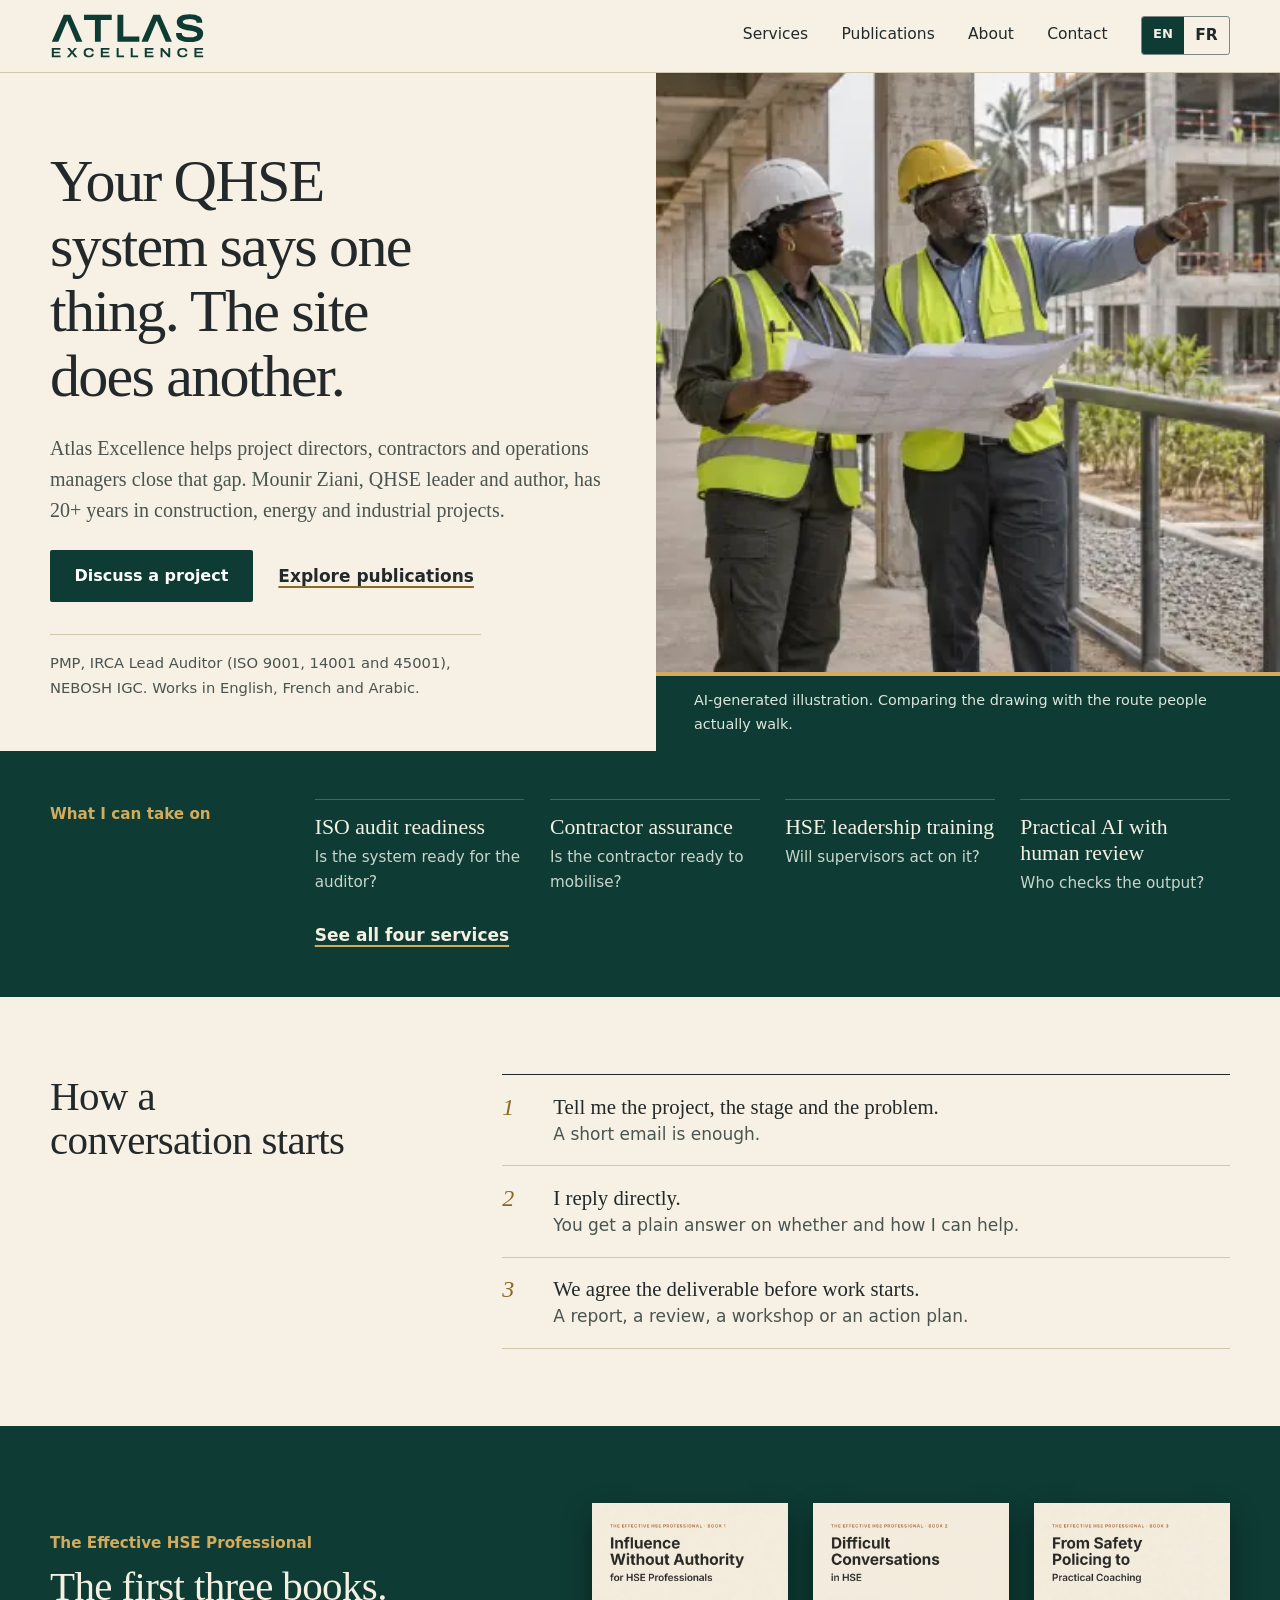
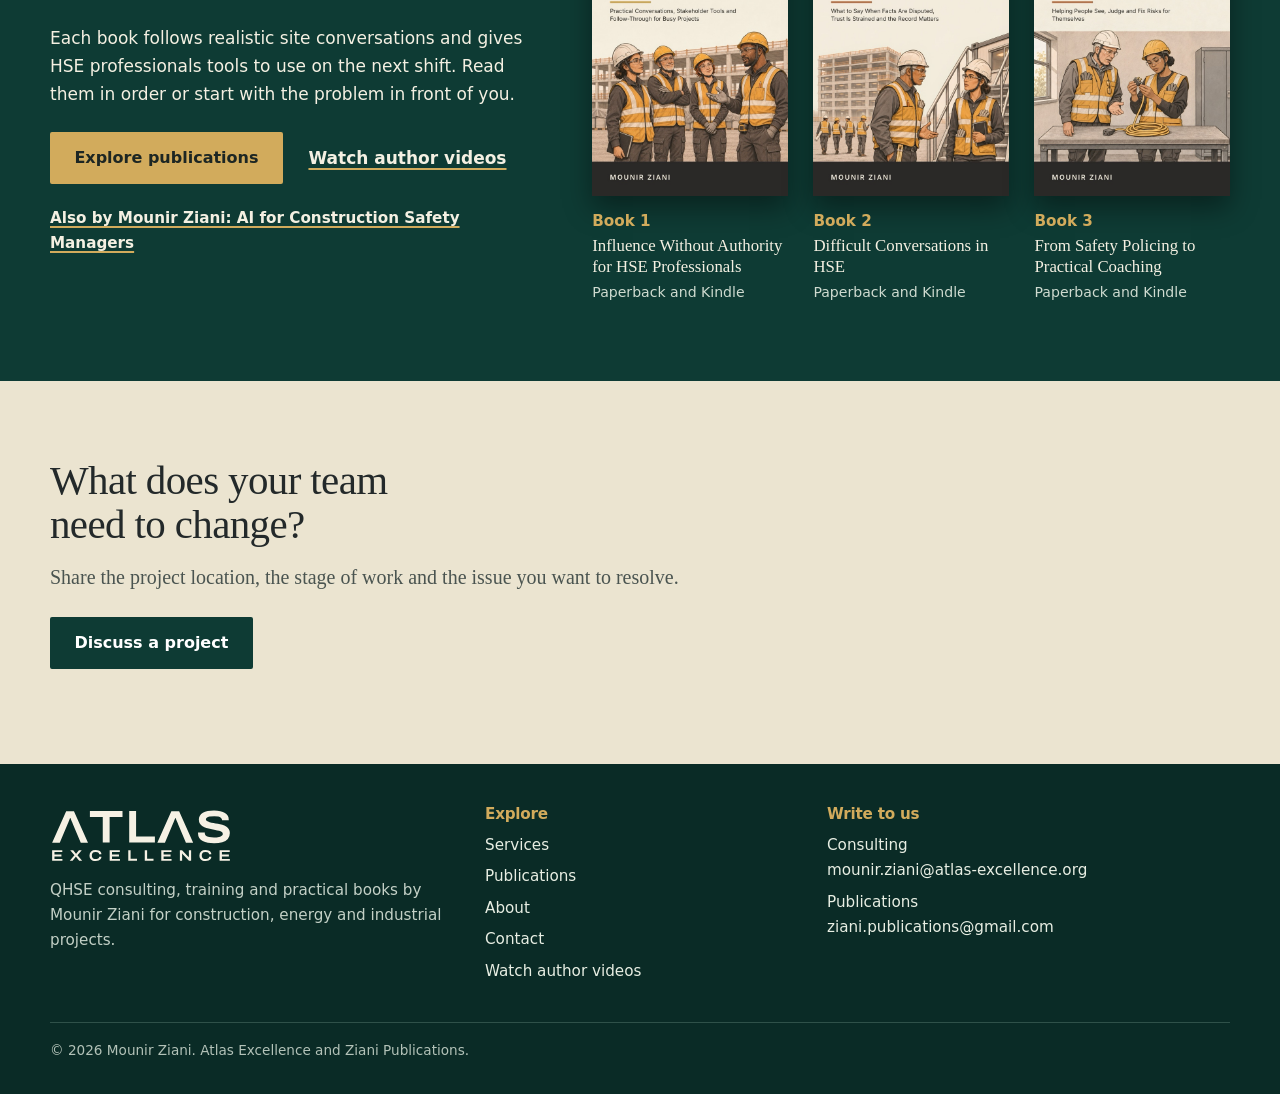
<file: index.html>
<!doctype html>
<html lang="en"><head><meta charset="utf-8">
<meta name="viewport" content="width=device-width, initial-scale=1">
<title>QHSE consulting for construction and industrial projects | Atlas Excellence</title>
<meta name="description" content="Atlas Excellence helps project teams close the gap between their QHSE system and the site: audit readiness, contractor assurance, HSE training and practical AI.">
<link rel="canonical" href="https://www.atlas-excellence.org/"><link rel="alternate" hreflang="en" href="https://www.atlas-excellence.org/"><link rel="alternate" hreflang="fr" href="https://www.atlas-excellence.org/fr/"><link rel="alternate" hreflang="x-default" href="https://www.atlas-excellence.org/">
<meta name="theme-color" content="#0e3b34">
<meta property="og:type" content="website"><meta property="og:site_name" content="Atlas Excellence">
<meta property="og:title" content="QHSE consulting for construction and industrial projects | Atlas Excellence"><meta property="og:description" content="Atlas Excellence helps project teams close the gap between their QHSE system and the site: audit readiness, contractor assurance, HSE training and practical AI."><meta property="og:url" content="https://www.atlas-excellence.org/">
<meta property="og:image" content="https://www.atlas-excellence.org/assets/img/book-influence.jpg"><meta property="og:locale" content="en_GB">
<link rel="icon" href="/favicon.svg" type="image/svg+xml"><link rel="icon" href="/favicon-32.png" sizes="32x32" type="image/png"><link rel="icon" href="/favicon.ico" sizes="any"><link rel="apple-touch-icon" href="/apple-touch-icon.png">
<link rel="stylesheet" href="/assets/style.css?v=c89d78c9">
</head><body>
<a class="skip" href="#main">Skip to content</a>
<header class="top"><a class="brand" href="/" aria-label="Atlas Excellence, home"><img src="/assets/img/atlas-excellence-logo.svg" alt="Atlas Excellence" width="155" height="46"></a>
<nav class="main" aria-label="Main navigation"><a href="/services/">Services</a><a href="/publications/">Publications</a><a href="/about/">About</a><a href="/contact/">Contact</a><div class="lang" role="group" aria-label="Language"><span aria-current="true" lang="en">EN</span><a href="/fr/" lang="fr" hreflang="fr" title="Lire ce site en français" aria-label="Français">FR</a></div></nav></header>
<main id="main">
<section class="hero"><div class="hcopy"><h1>Your QHSE system says one thing. The site does another.</h1><p class="lead">Atlas Excellence helps project directors, contractors and operations managers close that gap. Mounir Ziani, QHSE leader and author, has 20+ years in construction, energy and industrial projects.</p>
<div class="actions"><a class="btn" href="mailto:mounir.ziani@atlas-excellence.org?subject=Consulting%20enquiry">Discuss a project</a><a class="textlink" href="/publications/">Explore publications</a></div>
</div>
<figure class="art hero-art"><img src="/assets/img/photo/field-route-1400.webp" srcset="/assets/img/photo/field-route-640.webp 640w, /assets/img/photo/field-route-960.webp 960w, /assets/img/photo/field-route-1400.webp 1400w" sizes="(min-width:901px) 46vw, 100vw" alt="Two site professionals in hard hats and high-visibility vests hold a large drawing on a covered concrete walkway. One points across the site towards the building ahead while two workers walk away along the walkway behind them." width="1672" height="941" loading="eager" fetchpriority="high" decoding="async"><figcaption>AI-generated illustration. Comparing the drawing with the route people actually walk.</figcaption></figure>
<p class="creds">PMP, IRCA Lead Auditor (ISO 9001, 14001 and 45001), NEBOSH IGC. Works in English, French and Arabic.</p></section>
<section class="band on-green index" aria-labelledby="idx-h"><h2 id="idx-h">What I can take on</h2><ul><li><a href="/services/#qhse"><b>ISO audit readiness</b><span>Is the system ready for the auditor?</span></a></li><li><a href="/services/#assurance"><b>Contractor assurance</b><span>Is the contractor ready to mobilise?</span></a></li><li><a href="/services/#training"><b>HSE leadership training</b><span>Will supervisors act on it?</span></a></li><li><a href="/services/#ai"><b>Practical AI with human review</b><span>Who checks the output?</span></a></li></ul><a class="textlink all" href="/services/">See all four services</a></section>
<section class="band"><div class="start"><h2>How a conversation starts</h2><ol><li><div><b>Tell me the project, the stage and the problem.</b><span>A short email is enough.</span></div></li><li><div><b>I reply directly.</b><span>You get a plain answer on whether and how I can help.</span></div></li><li><div><b>We agree the deliverable before work starts.</b><span>A report, a review, a workshop or an action plan.</span></div></li></ol></div></section>
<section class="band on-green series-feature" aria-labelledby="sf-h"><div class="sf-text"><p class="label">The Effective HSE Professional</p><h2 id="sf-h">The first three books.</h2><p>Each book follows realistic site conversations and gives HSE professionals tools to use on the next shift. Read them in order or start with the problem in front of you.</p>
<p class="actions"><a class="btn" href="/publications/">Explore publications</a><a class="textlink" href="https://www.youtube.com/channel/UCbkC--eopEjJysyLnugOW-A" rel="noopener">Watch author videos</a></p>
<p class="ai-link"><a class="textlink" href="/publications/#ai-safety">Also by Mounir Ziani: AI for Construction Safety Managers</a></p></div>
<ol class="sf-books"><li><a href="/publications/#influence"><img src="/assets/img/book-influence.jpg" alt="Cover of Influence Without Authority for HSE Professionals by Mounir Ziani, showing four site professionals in conversation in front of a building under construction" width="600" height="900" loading="lazy"><span class="n">Book 1</span><span class="t" lang="en">Influence Without Authority for HSE Professionals</span><span class="a">Paperback and Kindle</span></a></li><li><a href="/publications/#difficult-conversations"><img src="/assets/img/book-difficult-conversations.jpg" alt="Cover of Difficult Conversations in HSE by Mounir Ziani: an older supervisor and an HSE adviser talk in front of a building under construction" width="600" height="900" loading="lazy"><span class="n">Book 2</span><span class="t" lang="en">Difficult Conversations in HSE</span><span class="a">Paperback and Kindle</span></a></li><li><a href="/publications/#policing-to-coaching"><img src="/assets/img/book-policing-coaching.jpg" alt="Cover of From Safety Policing to Practical Coaching by Mounir Ziani: a supervisor and an HSE adviser examine a coiled yellow extension lead at a workbench" width="600" height="900" loading="lazy"><span class="n">Book 3</span><span class="t" lang="en">From Safety Policing to Practical Coaching</span><span class="a">Paperback and Kindle</span></a></li></ol></section>
<section class="band tint callout"><h2>What does your team need to change?</h2><p class="lead">Share the project location, the stage of work and the issue you want to resolve.</p><p class="actions"><a class="btn" href="mailto:mounir.ziani@atlas-excellence.org?subject=Consulting%20enquiry">Discuss a project</a></p></section></main>
<footer>
<div><a class="fb" href="/" aria-label="Atlas Excellence"><img src="/assets/img/atlas-excellence-logo-dark.svg" alt="Atlas Excellence" width="182" height="54"></a><p>QHSE consulting, training and practical books by Mounir Ziani for construction, energy and industrial projects.</p></div>
<div><h2>Explore</h2><ul><li><a href="/services/">Services</a></li><li><a href="/publications/">Publications</a></li><li><a href="/about/">About</a></li><li><a href="/contact/">Contact</a></li><li><a href="https://www.youtube.com/channel/UCbkC--eopEjJysyLnugOW-A" rel="noopener">Watch author videos</a></li></ul></div>
<div><h2>Write to us</h2><ul>
<li>Consulting<br><a href="mailto:mounir.ziani@atlas-excellence.org?subject=Consulting%20enquiry">mounir.ziani@atlas-excellence.org</a></li>
<li>Publications<br><a href="mailto:ziani.publications@gmail.com?subject=Publications%20enquiry">ziani.publications@gmail.com</a></li></ul></div>
<div class="legal">© 2026 Mounir Ziani. Atlas Excellence and Ziani Publications.</div>
</footer>
</body></html>
</file>
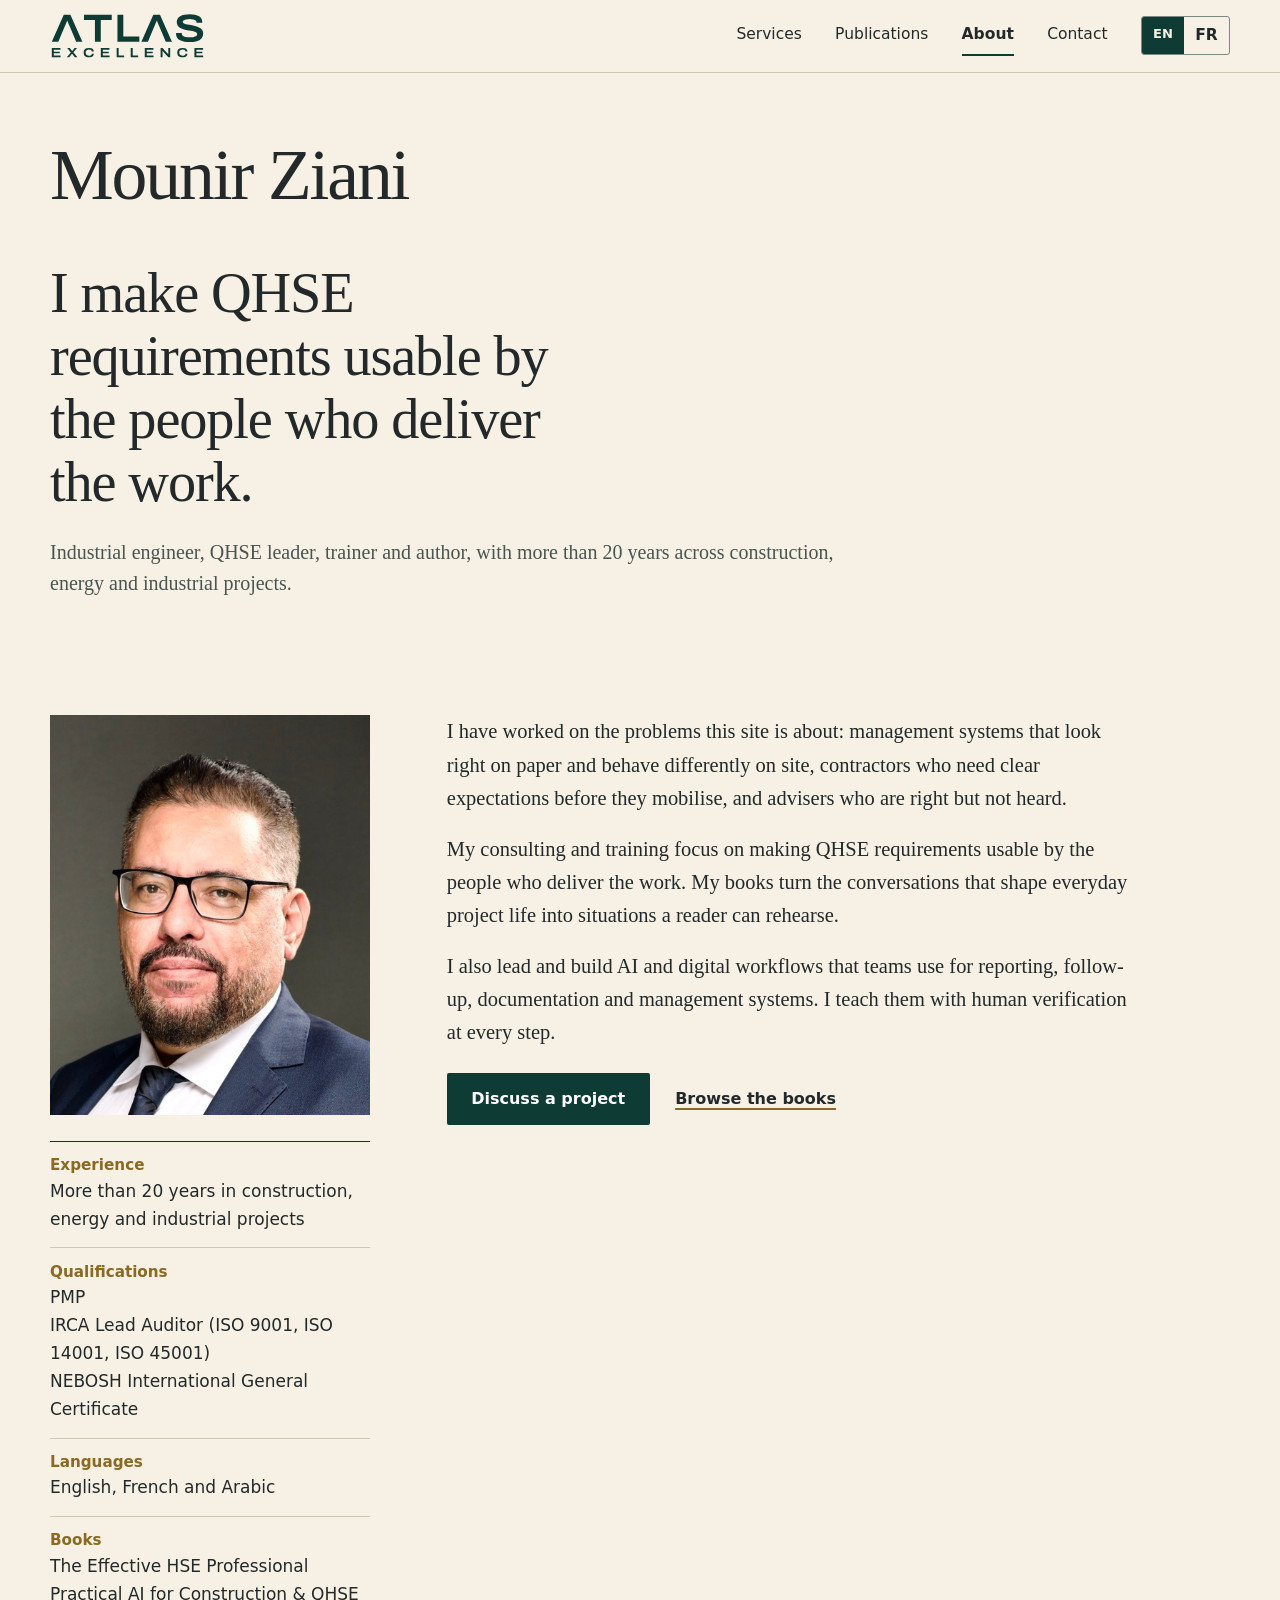
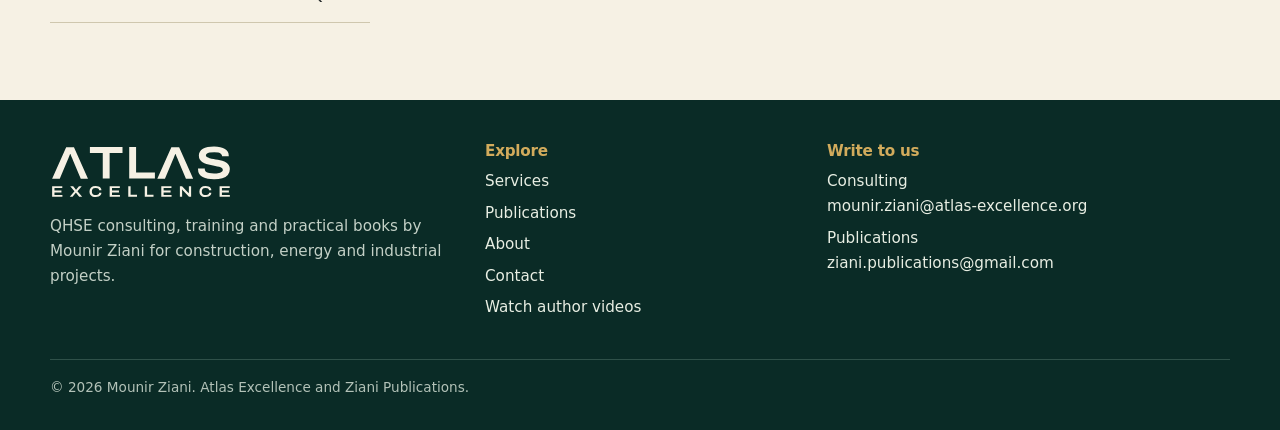
<file: about/index.html>
<!doctype html>
<html lang="en"><head><meta charset="utf-8">
<meta name="viewport" content="width=device-width, initial-scale=1">
<title>About Mounir Ziani, QHSE leader and author | Atlas Excellence</title>
<meta name="description" content="Mounir Ziani: industrial engineer, QHSE leader, trainer and author with 20+ years in construction, energy and industry. PMP, IRCA Lead Auditor, NEBOSH IGC.">
<link rel="canonical" href="https://www.atlas-excellence.org/about/"><link rel="alternate" hreflang="en" href="https://www.atlas-excellence.org/about/"><link rel="alternate" hreflang="fr" href="https://www.atlas-excellence.org/fr/a-propos/"><link rel="alternate" hreflang="x-default" href="https://www.atlas-excellence.org/about/">
<meta name="theme-color" content="#0e3b34">
<meta property="og:type" content="website"><meta property="og:site_name" content="Atlas Excellence">
<meta property="og:title" content="About Mounir Ziani, QHSE leader and author | Atlas Excellence"><meta property="og:description" content="Mounir Ziani: industrial engineer, QHSE leader, trainer and author with 20+ years in construction, energy and industry. PMP, IRCA Lead Auditor, NEBOSH IGC."><meta property="og:url" content="https://www.atlas-excellence.org/about/">
<meta property="og:image" content="https://www.atlas-excellence.org/assets/img/book-influence.jpg"><meta property="og:locale" content="en_GB">
<link rel="icon" href="/favicon.svg" type="image/svg+xml"><link rel="icon" href="/favicon-32.png" sizes="32x32" type="image/png"><link rel="icon" href="/favicon.ico" sizes="any"><link rel="apple-touch-icon" href="/apple-touch-icon.png">
<link rel="stylesheet" href="/assets/style.css?v=c89d78c9">
</head><body>
<a class="skip" href="#main">Skip to content</a>
<header class="top"><a class="brand" href="/" aria-label="Atlas Excellence, home"><img src="/assets/img/atlas-excellence-logo.svg" alt="Atlas Excellence" width="155" height="46"></a>
<nav class="main" aria-label="Main navigation"><a href="/services/">Services</a><a href="/publications/">Publications</a><a href="/about/" aria-current="page">About</a><a href="/contact/">Contact</a><div class="lang" role="group" aria-label="Language"><span aria-current="true" lang="en">EN</span><a href="/fr/a-propos/" lang="fr" hreflang="fr" title="Lire ce site en français" aria-label="Français">FR</a></div></nav></header>
<main id="main"><div class="page-head"><h1>Mounir Ziani</h1></div><div class="page-head" style="padding-top:0"><p class="statement">I make QHSE requirements usable by the people who deliver the work.</p><p class="lead" style="margin-top:1.4rem;max-width:40em">Industrial engineer, QHSE leader, trainer and author, with more than 20 years across construction, energy and industrial projects.</p></div><section class="about"><div><figure><img src="/assets/img/mounir-ziani.jpg" alt="Portrait of Mounir Ziani in a dark suit and glasses" width="560" height="700"></figure><dl aria-label="At a glance"><dt>Experience</dt><dd>More than 20 years in construction, energy and industrial projects</dd><dt>Qualifications</dt><dd>PMP<br>IRCA Lead Auditor (ISO 9001, ISO 14001, ISO 45001)<br>NEBOSH International General Certificate</dd><dt>Languages</dt><dd>English, French and Arabic</dd><dt>Books</dt><dd>The Effective HSE Professional<br>Practical AI for Construction &amp; QHSE</dd></dl></div>
<div class="body"><p>I have worked on the problems this site is about: management systems that look right on paper and behave differently on site, contractors who need clear expectations before they mobilise, and advisers who are right but not heard.</p><p>My consulting and training focus on making QHSE requirements usable by the people who deliver the work. My books turn the conversations that shape everyday project life into situations a reader can rehearse.</p><p>I also lead and build AI and digital workflows that teams use for reporting, follow-up, documentation and management systems. I teach them with human verification at every step.</p><p class="actions"><a class="btn" href="mailto:mounir.ziani@atlas-excellence.org?subject=Consulting%20enquiry">Discuss a project</a><a class="textlink" href="/publications/">Browse the books</a></p></div></section></main>
<footer>
<div><a class="fb" href="/" aria-label="Atlas Excellence"><img src="/assets/img/atlas-excellence-logo-dark.svg" alt="Atlas Excellence" width="182" height="54"></a><p>QHSE consulting, training and practical books by Mounir Ziani for construction, energy and industrial projects.</p></div>
<div><h2>Explore</h2><ul><li><a href="/services/">Services</a></li><li><a href="/publications/">Publications</a></li><li><a href="/about/">About</a></li><li><a href="/contact/">Contact</a></li><li><a href="https://www.youtube.com/channel/UCbkC--eopEjJysyLnugOW-A" rel="noopener">Watch author videos</a></li></ul></div>
<div><h2>Write to us</h2><ul>
<li>Consulting<br><a href="mailto:mounir.ziani@atlas-excellence.org?subject=Consulting%20enquiry">mounir.ziani@atlas-excellence.org</a></li>
<li>Publications<br><a href="mailto:ziani.publications@gmail.com?subject=Publications%20enquiry">ziani.publications@gmail.com</a></li></ul></div>
<div class="legal">© 2026 Mounir Ziani. Atlas Excellence and Ziani Publications.</div>
</footer>
</body></html>
</file>
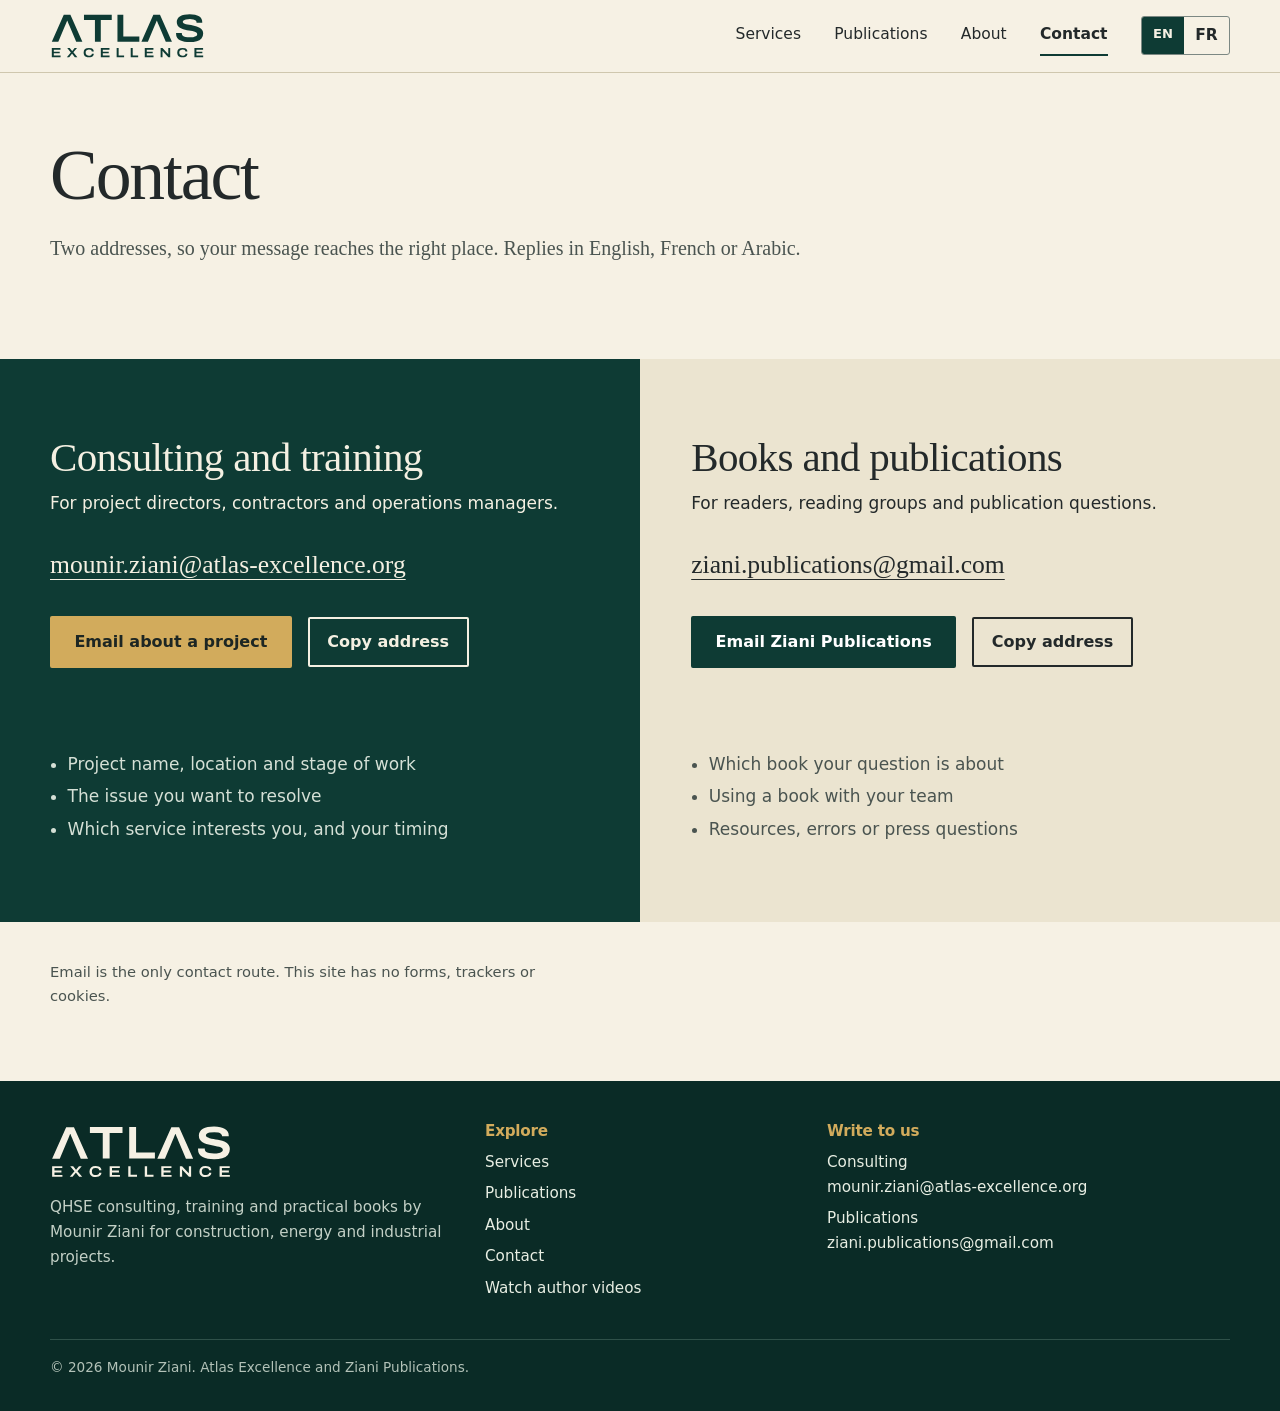
<file: contact/index.html>
<!doctype html>
<html lang="en"><head><meta charset="utf-8">
<meta name="viewport" content="width=device-width, initial-scale=1">
<title>Contact | Atlas Excellence and Ziani Publications</title>
<meta name="description" content="Contact Mounir Ziani about a consulting assignment or training, or write to Ziani Publications about the books. English, French and Arabic.">
<link rel="canonical" href="https://www.atlas-excellence.org/contact/"><link rel="alternate" hreflang="en" href="https://www.atlas-excellence.org/contact/"><link rel="alternate" hreflang="fr" href="https://www.atlas-excellence.org/fr/contact/"><link rel="alternate" hreflang="x-default" href="https://www.atlas-excellence.org/contact/">
<meta name="theme-color" content="#0e3b34">
<meta property="og:type" content="website"><meta property="og:site_name" content="Atlas Excellence">
<meta property="og:title" content="Contact | Atlas Excellence and Ziani Publications"><meta property="og:description" content="Contact Mounir Ziani about a consulting assignment or training, or write to Ziani Publications about the books. English, French and Arabic."><meta property="og:url" content="https://www.atlas-excellence.org/contact/">
<meta property="og:image" content="https://www.atlas-excellence.org/assets/img/book-influence.jpg"><meta property="og:locale" content="en_GB">
<link rel="icon" href="/favicon.svg" type="image/svg+xml"><link rel="icon" href="/favicon-32.png" sizes="32x32" type="image/png"><link rel="icon" href="/favicon.ico" sizes="any"><link rel="apple-touch-icon" href="/apple-touch-icon.png">
<link rel="stylesheet" href="/assets/style.css?v=c89d78c9">
</head><body>
<a class="skip" href="#main">Skip to content</a>
<header class="top"><a class="brand" href="/" aria-label="Atlas Excellence, home"><img src="/assets/img/atlas-excellence-logo.svg" alt="Atlas Excellence" width="155" height="46"></a>
<nav class="main" aria-label="Main navigation"><a href="/services/">Services</a><a href="/publications/">Publications</a><a href="/about/">About</a><a href="/contact/" aria-current="page">Contact</a><div class="lang" role="group" aria-label="Language"><span aria-current="true" lang="en">EN</span><a href="/fr/contact/" lang="fr" hreflang="fr" title="Lire ce site en français" aria-label="Français">FR</a></div></nav></header>
<main id="main"><div class="page-head contact-head"><h1>Contact</h1><p class="lead">Two addresses, so your message reaches the right place. Replies in English, French or Arabic.</p></div><div class="routes"><section class="route consult on-green" aria-labelledby="c-h"><h2 id="c-h">Consulting and training</h2><p>For project directors, contractors and operations managers.</p>
<a class="addr" id="c-addr" href="mailto:mounir.ziani@atlas-excellence.org?subject=Consulting%20enquiry">mounir.ziani@atlas-excellence.org</a>
<p class="actions" style="margin-top:0"><a class="btn" href="mailto:mounir.ziani@atlas-excellence.org?subject=Consulting%20enquiry">Email about a project</a><button type="button" class="copy" data-addr="mounir.ziani@atlas-excellence.org" data-src="c-addr" data-status="c-st" data-ok="Copied: mounir.ziani@atlas-excellence.org" data-fail="Could not copy. Please select the address and copy it.">Copy address</button></p>
<p class="status" id="c-st" role="status" aria-live="polite"></p><ul><li>Project name, location and stage of work</li><li>The issue you want to resolve</li><li>Which service interests you, and your timing</li></ul></section><section class="route books" aria-labelledby="p-h"><h2 id="p-h">Books and publications</h2><p>For readers, reading groups and publication questions.</p>
<a class="addr" id="p-addr" href="mailto:ziani.publications@gmail.com?subject=Publications%20enquiry">ziani.publications@gmail.com</a>
<p class="actions" style="margin-top:0"><a class="btn" href="mailto:ziani.publications@gmail.com?subject=Publications%20enquiry">Email Ziani Publications</a><button type="button" class="copy" data-addr="ziani.publications@gmail.com" data-src="p-addr" data-status="p-st" data-ok="Copied: ziani.publications@gmail.com" data-fail="Could not copy. Please select the address and copy it.">Copy address</button></p>
<p class="status" id="p-st" role="status" aria-live="polite"></p><ul><li>Which book your question is about</li><li>Using a book with your team</li><li>Resources, errors or press questions</li></ul></section></div><p class="fine">Email is the only contact route. This site has no forms, trackers or cookies.</p></main>
<footer>
<div><a class="fb" href="/" aria-label="Atlas Excellence"><img src="/assets/img/atlas-excellence-logo-dark.svg" alt="Atlas Excellence" width="182" height="54"></a><p>QHSE consulting, training and practical books by Mounir Ziani for construction, energy and industrial projects.</p></div>
<div><h2>Explore</h2><ul><li><a href="/services/">Services</a></li><li><a href="/publications/">Publications</a></li><li><a href="/about/">About</a></li><li><a href="/contact/">Contact</a></li><li><a href="https://www.youtube.com/channel/UCbkC--eopEjJysyLnugOW-A" rel="noopener">Watch author videos</a></li></ul></div>
<div><h2>Write to us</h2><ul>
<li>Consulting<br><a href="mailto:mounir.ziani@atlas-excellence.org?subject=Consulting%20enquiry">mounir.ziani@atlas-excellence.org</a></li>
<li>Publications<br><a href="mailto:ziani.publications@gmail.com?subject=Publications%20enquiry">ziani.publications@gmail.com</a></li></ul></div>
<div class="legal">© 2026 Mounir Ziani. Atlas Excellence and Ziani Publications.</div>
</footer><script>
document.querySelectorAll('.copy').forEach(function(b){b.addEventListener('click',function(){
var s=document.getElementById(b.dataset.status),a=b.dataset.addr,done=false;
function ok(){done=true;s.textContent=b.dataset.ok}function no(){if(!done)s.textContent=b.dataset.fail}
try{var r=document.createRange();r.selectNodeContents(document.getElementById(b.dataset.src));var g=getSelection();g.removeAllRanges();g.addRange(r);
if(document.execCommand('copy')){ok();return}}catch(x){}
if(navigator.clipboard){navigator.clipboard.writeText(a).then(ok,no)}else{no()}
})});
</script>
</body></html>
</file>
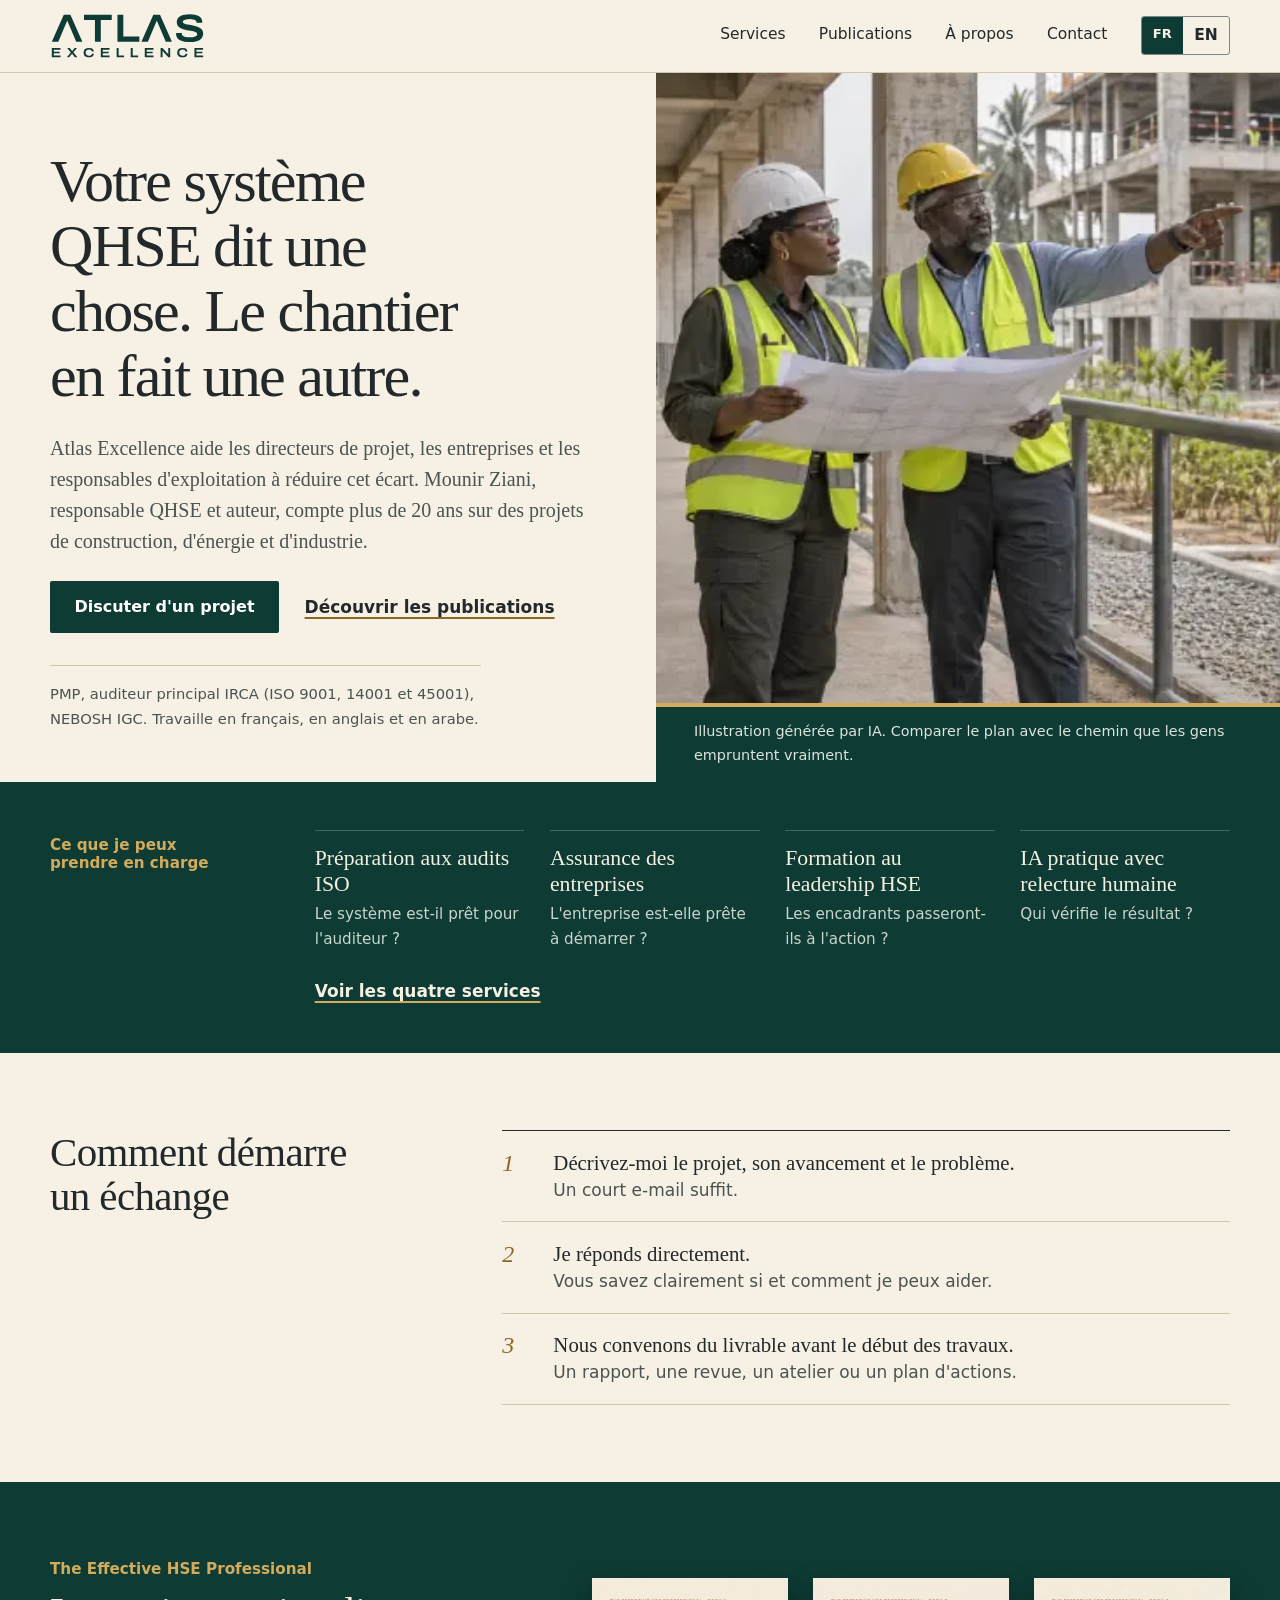
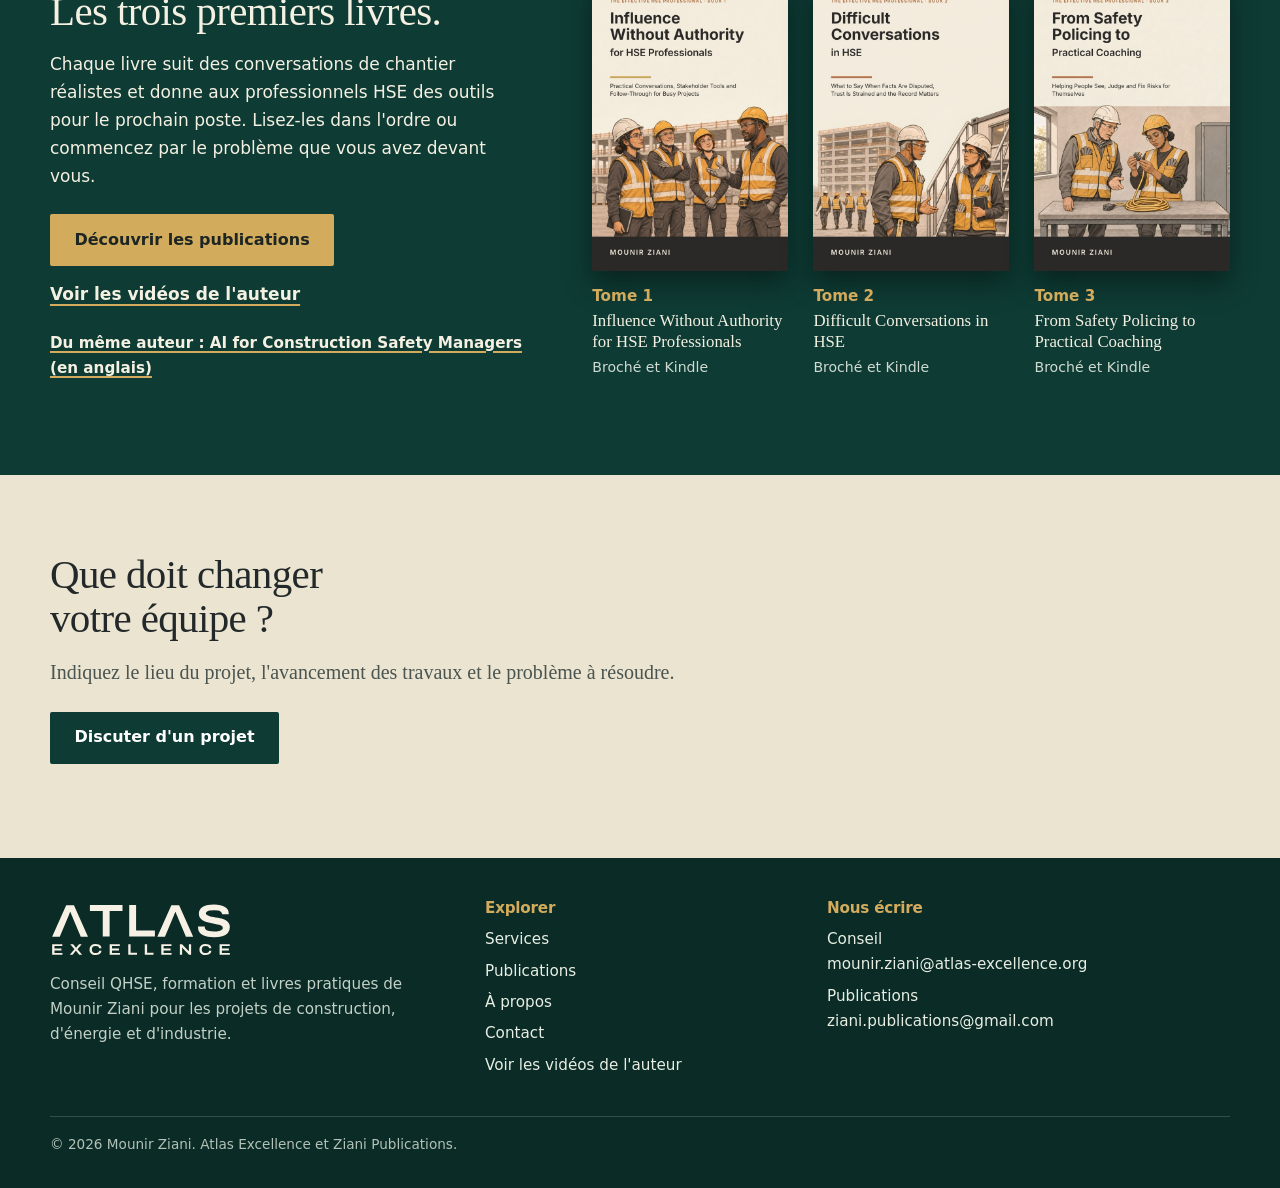
<file: fr/index.html>
<!doctype html>
<html lang="fr"><head><meta charset="utf-8">
<meta name="viewport" content="width=device-width, initial-scale=1">
<title>Conseil QHSE pour projets de construction et d&#x27;industrie | Atlas Excellence</title>
<meta name="description" content="Atlas Excellence réduit l&#x27;écart entre votre système QHSE et le chantier : préparation aux audits, assurance des entreprises, formation HSE, IA pratique.">
<link rel="canonical" href="https://www.atlas-excellence.org/fr/"><link rel="alternate" hreflang="en" href="https://www.atlas-excellence.org/"><link rel="alternate" hreflang="fr" href="https://www.atlas-excellence.org/fr/"><link rel="alternate" hreflang="x-default" href="https://www.atlas-excellence.org/">
<meta name="theme-color" content="#0e3b34">
<meta property="og:type" content="website"><meta property="og:site_name" content="Atlas Excellence">
<meta property="og:title" content="Conseil QHSE pour projets de construction et d&#x27;industrie | Atlas Excellence"><meta property="og:description" content="Atlas Excellence réduit l&#x27;écart entre votre système QHSE et le chantier : préparation aux audits, assurance des entreprises, formation HSE, IA pratique."><meta property="og:url" content="https://www.atlas-excellence.org/fr/">
<meta property="og:image" content="https://www.atlas-excellence.org/assets/img/book-influence.jpg"><meta property="og:locale" content="fr_FR">
<link rel="icon" href="/favicon.svg" type="image/svg+xml"><link rel="icon" href="/favicon-32.png" sizes="32x32" type="image/png"><link rel="icon" href="/favicon.ico" sizes="any"><link rel="apple-touch-icon" href="/apple-touch-icon.png">
<link rel="stylesheet" href="/assets/style.css?v=c89d78c9">
</head><body>
<a class="skip" href="#main">Aller au contenu</a>
<header class="top"><a class="brand" href="/fr/" aria-label="Atlas Excellence, accueil"><img src="/assets/img/atlas-excellence-logo.svg" alt="Atlas Excellence" width="155" height="46"></a>
<nav class="main" aria-label="Navigation principale"><a href="/fr/services/">Services</a><a href="/fr/publications/">Publications</a><a href="/fr/a-propos/">À propos</a><a href="/fr/contact/">Contact</a><div class="lang" role="group" aria-label="Langue"><span aria-current="true" lang="fr">FR</span><a href="/" lang="en" hreflang="en" title="Read this site in English" aria-label="English">EN</a></div></nav></header>
<main id="main">
<section class="hero"><div class="hcopy"><h1>Votre système QHSE dit une chose. Le chantier en fait une autre.</h1><p class="lead">Atlas Excellence aide les directeurs de projet, les entreprises et les responsables d&#x27;exploitation à réduire cet écart. Mounir Ziani, responsable QHSE et auteur, compte plus de 20 ans sur des projets de construction, d&#x27;énergie et d&#x27;industrie.</p>
<div class="actions"><a class="btn" href="mailto:mounir.ziani@atlas-excellence.org?subject=Demande%20de%20conseil">Discuter d&#x27;un projet</a><a class="textlink" href="/fr/publications/">Découvrir les publications</a></div>
</div>
<figure class="art hero-art"><img src="/assets/img/photo/field-route-1400.webp" srcset="/assets/img/photo/field-route-640.webp 640w, /assets/img/photo/field-route-960.webp 960w, /assets/img/photo/field-route-1400.webp 1400w" sizes="(min-width:901px) 46vw, 100vw" alt="Deux professionnels de chantier, casque et gilet haute visibilité, tiennent un grand plan sur une coursive en béton. L&#x27;un montre du doigt le bâtiment au loin pendant que deux ouvriers s&#x27;éloignent derrière eux." width="1672" height="941" loading="eager" fetchpriority="high" decoding="async"><figcaption>Illustration générée par IA. Comparer le plan avec le chemin que les gens empruntent vraiment.</figcaption></figure>
<p class="creds">PMP, auditeur principal IRCA (ISO 9001, 14001 et 45001), NEBOSH IGC. Travaille en français, en anglais et en arabe.</p></section>
<section class="band on-green index" aria-labelledby="idx-h"><h2 id="idx-h">Ce que je peux prendre en charge</h2><ul><li><a href="/fr/services/#qhse"><b>Préparation aux audits ISO</b><span>Le système est-il prêt pour l&#x27;auditeur ?</span></a></li><li><a href="/fr/services/#assurance"><b>Assurance des entreprises</b><span>L&#x27;entreprise est-elle prête à démarrer ?</span></a></li><li><a href="/fr/services/#training"><b>Formation au leadership HSE</b><span>Les encadrants passeront-ils à l&#x27;action ?</span></a></li><li><a href="/fr/services/#ai"><b>IA pratique avec relecture humaine</b><span>Qui vérifie le résultat ?</span></a></li></ul><a class="textlink all" href="/fr/services/">Voir les quatre services</a></section>
<section class="band"><div class="start"><h2>Comment démarre un échange</h2><ol><li><div><b>Décrivez-moi le projet, son avancement et le problème.</b><span>Un court e-mail suffit.</span></div></li><li><div><b>Je réponds directement.</b><span>Vous savez clairement si et comment je peux aider.</span></div></li><li><div><b>Nous convenons du livrable avant le début des travaux.</b><span>Un rapport, une revue, un atelier ou un plan d&#x27;actions.</span></div></li></ol></div></section>
<section class="band on-green series-feature" aria-labelledby="sf-h"><div class="sf-text"><p class="label">The Effective HSE Professional</p><h2 id="sf-h">Les trois premiers livres.</h2><p>Chaque livre suit des conversations de chantier réalistes et donne aux professionnels HSE des outils pour le prochain poste. Lisez-les dans l&#x27;ordre ou commencez par le problème que vous avez devant vous.</p>
<p class="actions"><a class="btn" href="/fr/publications/">Découvrir les publications</a><a class="textlink" href="https://www.youtube.com/channel/UCbkC--eopEjJysyLnugOW-A" rel="noopener">Voir les vidéos de l&#x27;auteur</a></p>
<p class="ai-link"><a class="textlink" href="/fr/publications/#ai-safety">Du même auteur : AI for Construction Safety Managers (en anglais)</a></p></div>
<ol class="sf-books"><li><a href="/fr/publications/#influence"><img src="/assets/img/book-influence.jpg" alt="Couverture de Influence Without Authority for HSE Professionals de Mounir Ziani : quatre professionnels de chantier discutent devant un bâtiment en construction" width="600" height="900" loading="lazy"><span class="n">Tome 1</span><span class="t" lang="en">Influence Without Authority for HSE Professionals</span><span class="a">Broché et Kindle</span></a></li><li><a href="/fr/publications/#difficult-conversations"><img src="/assets/img/book-difficult-conversations.jpg" alt="Couverture de Difficult Conversations in HSE de Mounir Ziani : un encadrant expérimenté et une conseillère HSE discutent devant un bâtiment en construction" width="600" height="900" loading="lazy"><span class="n">Tome 2</span><span class="t" lang="en">Difficult Conversations in HSE</span><span class="a">Broché et Kindle</span></a></li><li><a href="/fr/publications/#policing-to-coaching"><img src="/assets/img/book-policing-coaching.jpg" alt="Couverture de From Safety Policing to Practical Coaching de Mounir Ziani : un encadrant et une conseillère HSE examinent une rallonge électrique jaune enroulée sur un établi" width="600" height="900" loading="lazy"><span class="n">Tome 3</span><span class="t" lang="en">From Safety Policing to Practical Coaching</span><span class="a">Broché et Kindle</span></a></li></ol></section>
<section class="band tint callout"><h2>Que doit changer votre équipe ?</h2><p class="lead">Indiquez le lieu du projet, l&#x27;avancement des travaux et le problème à résoudre.</p><p class="actions"><a class="btn" href="mailto:mounir.ziani@atlas-excellence.org?subject=Demande%20de%20conseil">Discuter d&#x27;un projet</a></p></section></main>
<footer>
<div><a class="fb" href="/fr/" aria-label="Atlas Excellence"><img src="/assets/img/atlas-excellence-logo-dark.svg" alt="Atlas Excellence" width="182" height="54"></a><p>Conseil QHSE, formation et livres pratiques de Mounir Ziani pour les projets de construction, d&#x27;énergie et d&#x27;industrie.</p></div>
<div><h2>Explorer</h2><ul><li><a href="/fr/services/">Services</a></li><li><a href="/fr/publications/">Publications</a></li><li><a href="/fr/a-propos/">À propos</a></li><li><a href="/fr/contact/">Contact</a></li><li><a href="https://www.youtube.com/channel/UCbkC--eopEjJysyLnugOW-A" rel="noopener">Voir les vidéos de l&#x27;auteur</a></li></ul></div>
<div><h2>Nous écrire</h2><ul>
<li>Conseil<br><a href="mailto:mounir.ziani@atlas-excellence.org?subject=Demande%20de%20conseil">mounir.ziani@atlas-excellence.org</a></li>
<li>Publications<br><a href="mailto:ziani.publications@gmail.com?subject=Demande%20Publications">ziani.publications@gmail.com</a></li></ul></div>
<div class="legal">© 2026 Mounir Ziani. Atlas Excellence et Ziani Publications.</div>
</footer>
</body></html>
</file>
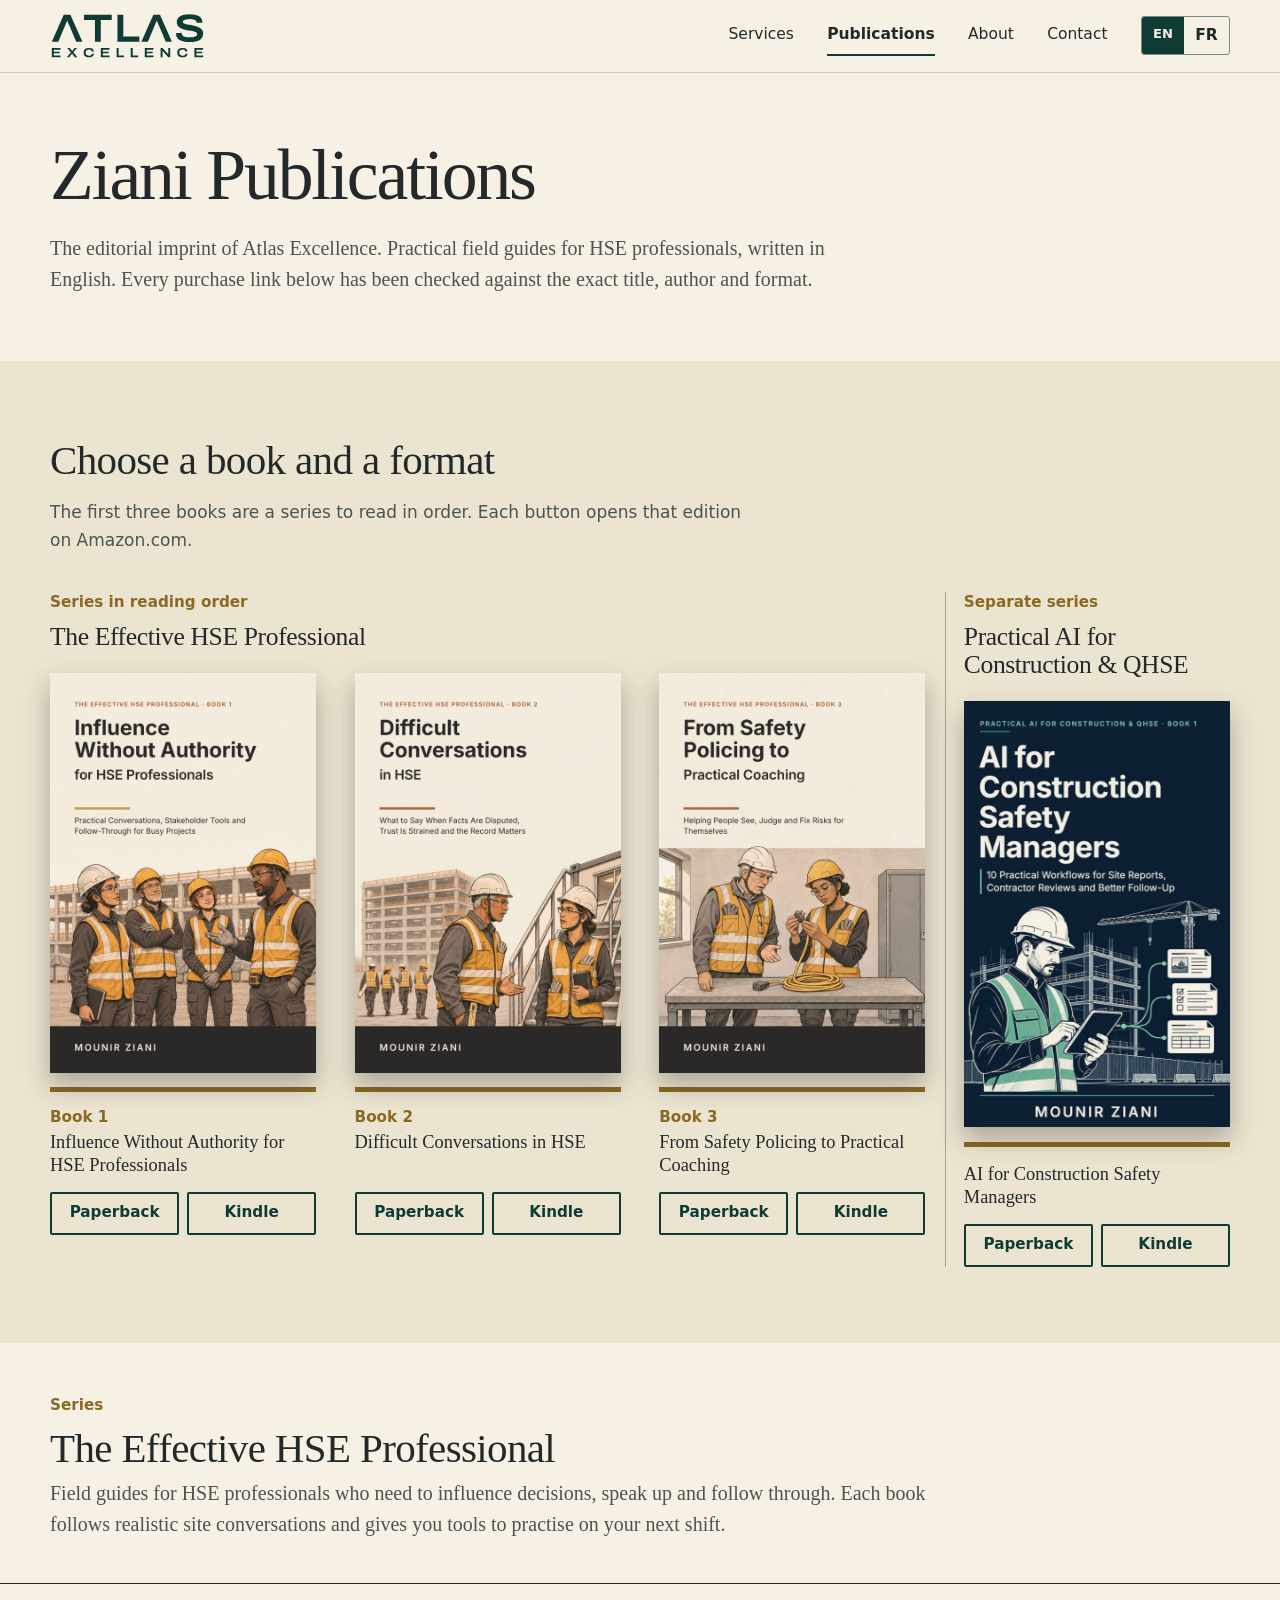
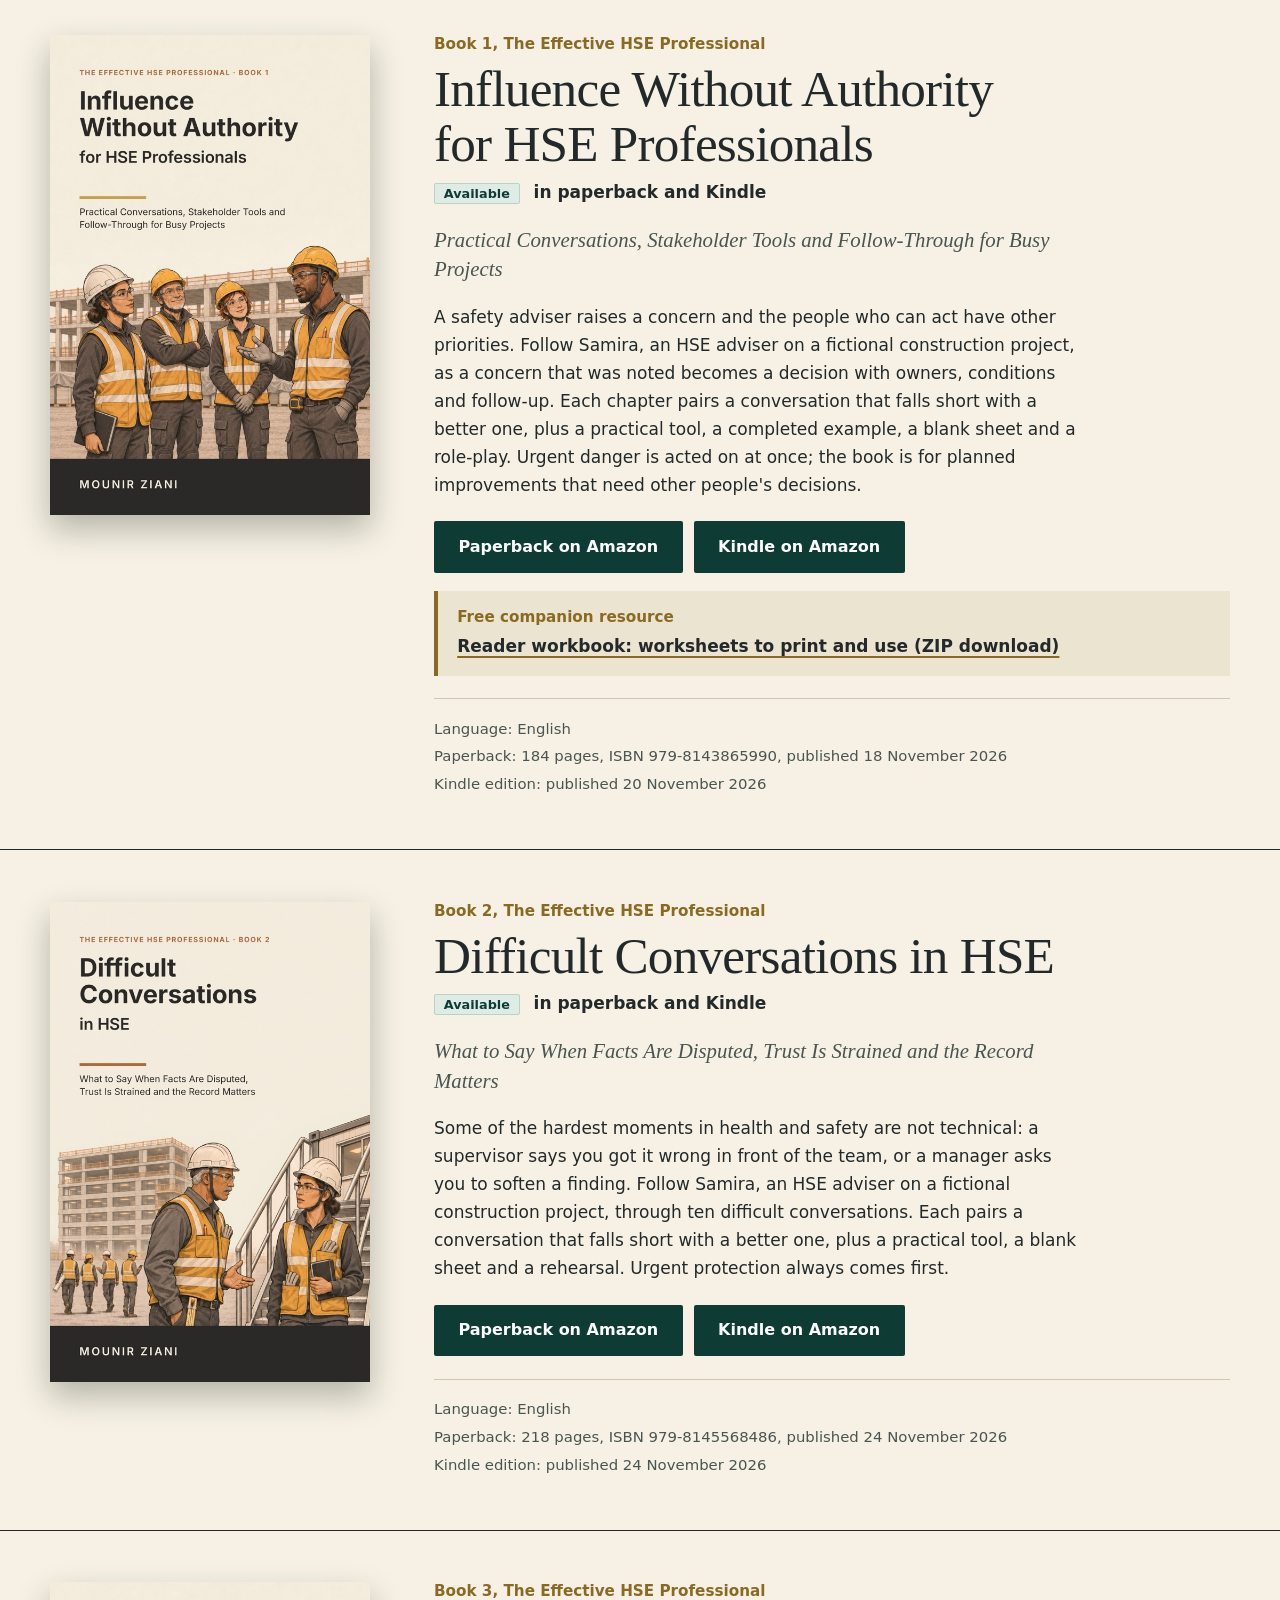
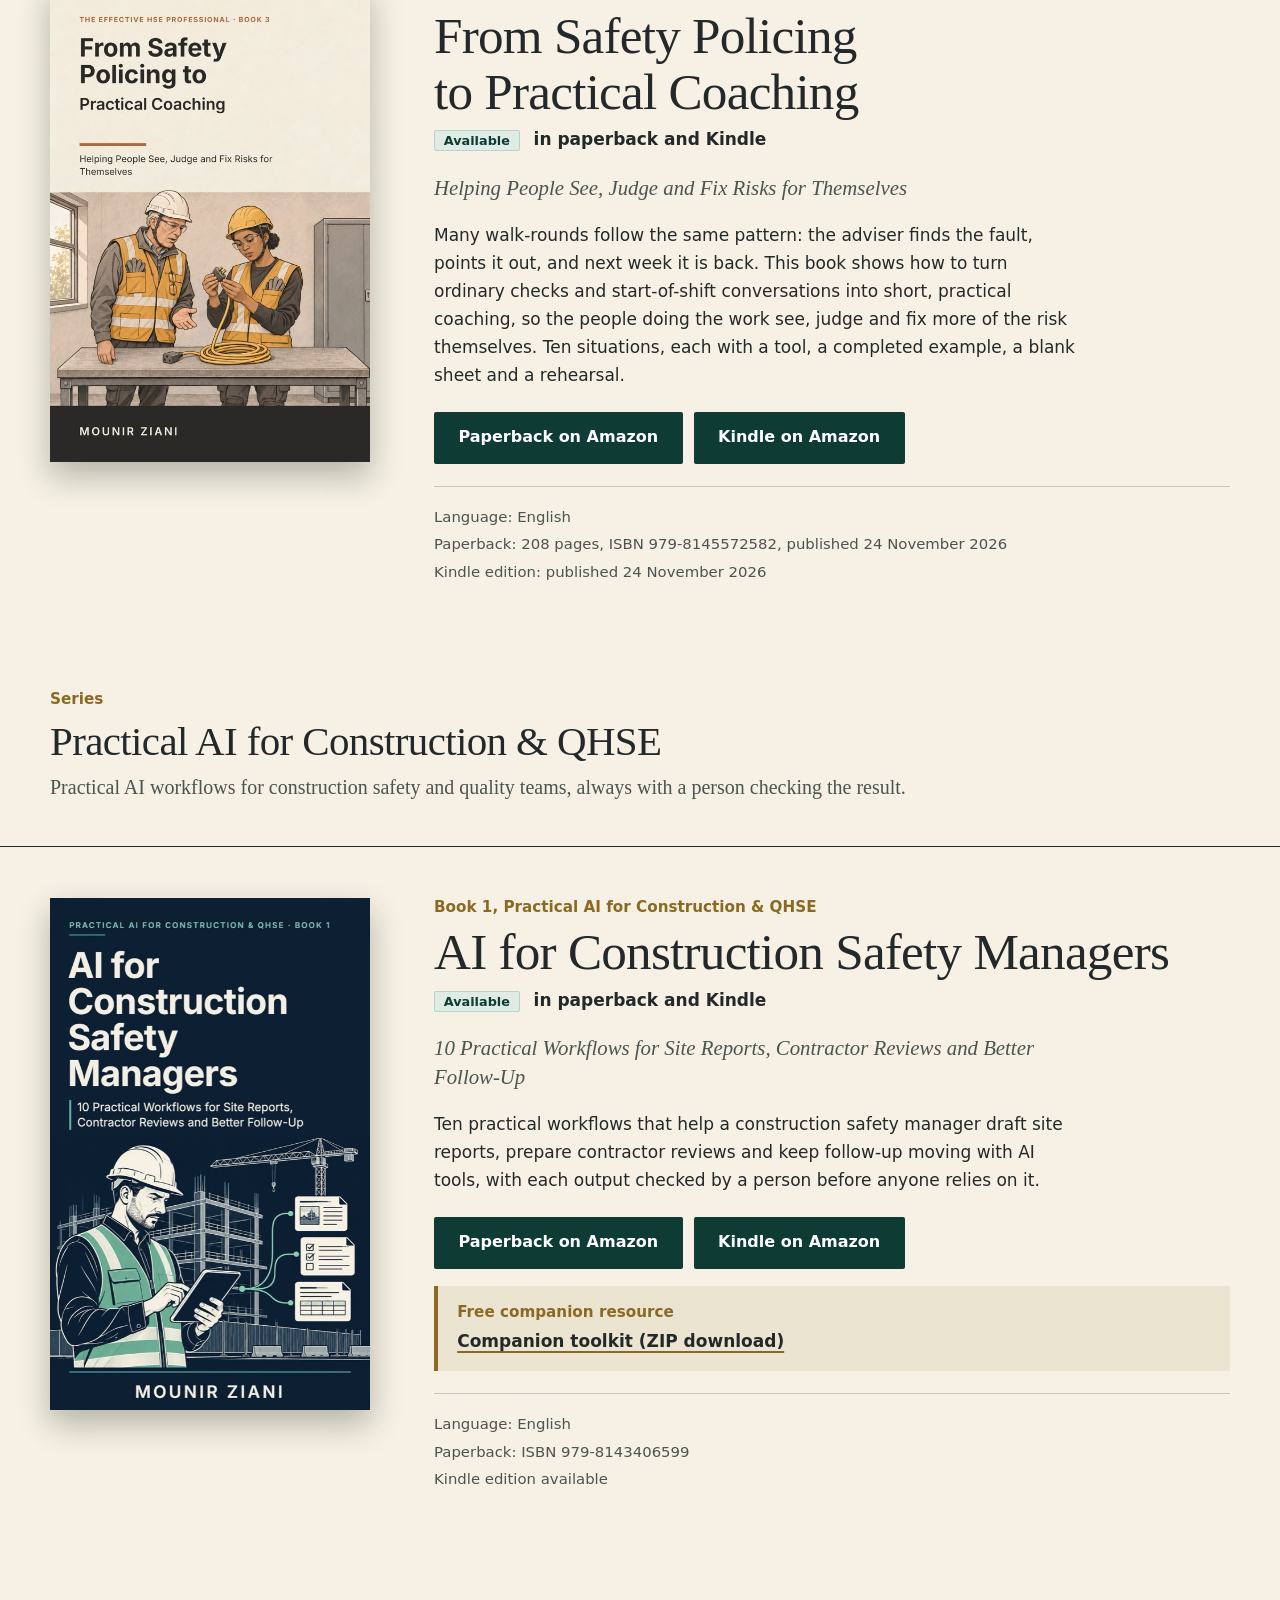
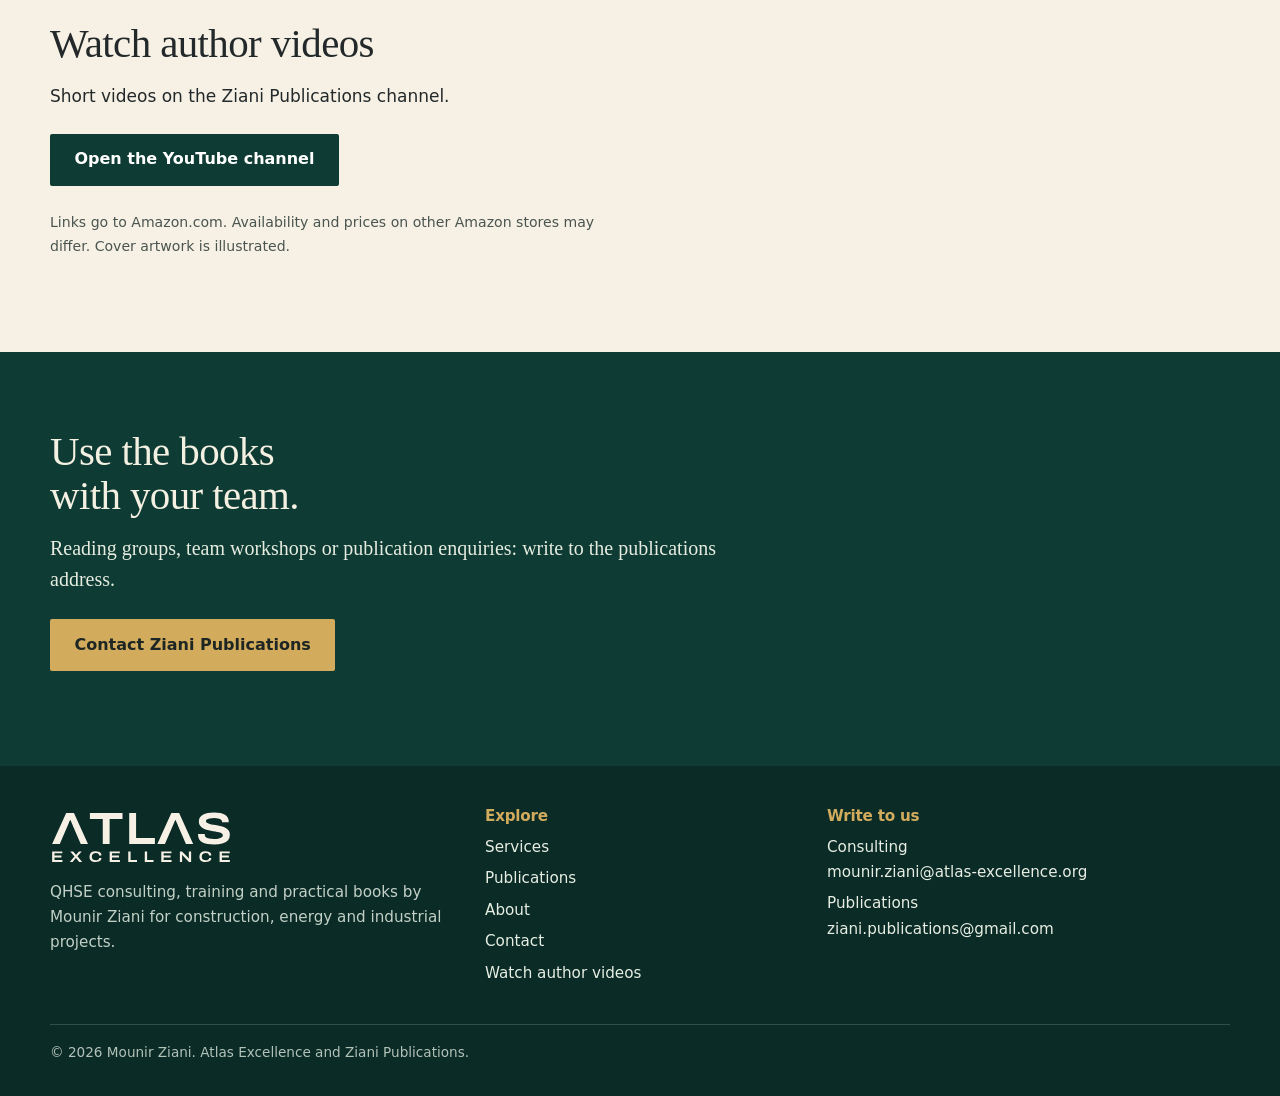
<file: publications/index.html>
<!doctype html>
<html lang="en"><head><meta charset="utf-8">
<meta name="viewport" content="width=device-width, initial-scale=1">
<title>Books and resources for HSE professionals | Ziani Publications</title>
<meta name="description" content="Books by Mounir Ziani for HSE professionals: The Effective HSE Professional series and AI for Construction Safety Managers, with free companion resources.">
<link rel="canonical" href="https://www.atlas-excellence.org/publications/"><link rel="alternate" hreflang="en" href="https://www.atlas-excellence.org/publications/"><link rel="alternate" hreflang="fr" href="https://www.atlas-excellence.org/fr/publications/"><link rel="alternate" hreflang="x-default" href="https://www.atlas-excellence.org/publications/">
<meta name="theme-color" content="#0e3b34">
<meta property="og:type" content="website"><meta property="og:site_name" content="Atlas Excellence">
<meta property="og:title" content="Books and resources for HSE professionals | Ziani Publications"><meta property="og:description" content="Books by Mounir Ziani for HSE professionals: The Effective HSE Professional series and AI for Construction Safety Managers, with free companion resources."><meta property="og:url" content="https://www.atlas-excellence.org/publications/">
<meta property="og:image" content="https://www.atlas-excellence.org/assets/img/book-influence.jpg"><meta property="og:locale" content="en_GB">
<link rel="icon" href="/favicon.svg" type="image/svg+xml"><link rel="icon" href="/favicon-32.png" sizes="32x32" type="image/png"><link rel="icon" href="/favicon.ico" sizes="any"><link rel="apple-touch-icon" href="/apple-touch-icon.png">
<link rel="stylesheet" href="/assets/style.css?v=c89d78c9">
</head><body>
<a class="skip" href="#main">Skip to content</a>
<header class="top"><a class="brand" href="/" aria-label="Atlas Excellence, home"><img src="/assets/img/atlas-excellence-logo.svg" alt="Atlas Excellence" width="155" height="46"></a>
<nav class="main" aria-label="Main navigation"><a href="/services/">Services</a><a href="/publications/" aria-current="page">Publications</a><a href="/about/">About</a><a href="/contact/">Contact</a><div class="lang" role="group" aria-label="Language"><span aria-current="true" lang="en">EN</span><a href="/fr/publications/" lang="fr" hreflang="fr" title="Lire ce site en français" aria-label="Français">FR</a></div></nav></header>
<main id="main"><div class="page-head"><h1>Ziani Publications</h1><p class="lead">The editorial imprint of Atlas Excellence. Practical field guides for HSE professionals, written in English. Every purchase link below has been checked against the exact title, author and format.</p></div><section class="band tint shelf" aria-labelledby="shelf-h"><div class="shelf-intro"><h2 id="shelf-h">Choose a book and a format</h2><p>The first three books are a series to read in order. Each button opens that edition on Amazon.com.</p></div><div class="shelf-grid"><div class="group hse"><p class="label">Series in reading order</p><h3>The Effective HSE Professional</h3><ol class="books"><li class=""><a class="cv" href="#influence"><img src="/assets/img/book-influence.jpg" alt="Cover of Influence Without Authority for HSE Professionals by Mounir Ziani, showing four site professionals in conversation in front of a building under construction" width="600" height="900" loading="lazy" decoding="async"></a><div class="meta"><a class="t" href="#influence" lang="en">Influence Without Authority for HSE Professionals</a><p class="n">Book 1</p><div class="fmt"><a class="btn" href="https://www.amazon.com/dp/B0HSDG35H7" rel="noopener" aria-label="Influence Without Authority for HSE Professionals: buy the Paperback edition on Amazon.com">Paperback</a><a class="btn" href="https://www.amazon.com/dp/B0HSCT9LJW" rel="noopener" aria-label="Influence Without Authority for HSE Professionals: buy the Kindle edition on Amazon.com">Kindle</a></div></div></li><li class=""><a class="cv" href="#difficult-conversations"><img src="/assets/img/book-difficult-conversations.jpg" alt="Cover of Difficult Conversations in HSE by Mounir Ziani: an older supervisor and an HSE adviser talk in front of a building under construction" width="600" height="900" loading="lazy" decoding="async"></a><div class="meta"><a class="t" href="#difficult-conversations" lang="en">Difficult Conversations in HSE</a><p class="n">Book 2</p><div class="fmt"><a class="btn" href="https://www.amazon.com/dp/B0HSSVHWSF" rel="noopener" aria-label="Difficult Conversations in HSE: buy the Paperback edition on Amazon.com">Paperback</a><a class="btn" href="https://www.amazon.com/dp/B0HSSBXHX3" rel="noopener" aria-label="Difficult Conversations in HSE: buy the Kindle edition on Amazon.com">Kindle</a></div></div></li><li class=""><a class="cv" href="#policing-to-coaching"><img src="/assets/img/book-policing-coaching.jpg" alt="Cover of From Safety Policing to Practical Coaching by Mounir Ziani: a supervisor and an HSE adviser examine a coiled yellow extension lead at a workbench" width="600" height="900" loading="lazy" decoding="async"></a><div class="meta"><a class="t" href="#policing-to-coaching" lang="en">From Safety Policing to Practical Coaching</a><p class="n">Book 3</p><div class="fmt"><a class="btn" href="https://www.amazon.com/dp/B0HSTNPKYK" rel="noopener" aria-label="From Safety Policing to Practical Coaching: buy the Paperback edition on Amazon.com">Paperback</a><a class="btn" href="https://www.amazon.com/dp/B0HSSJFD8R" rel="noopener" aria-label="From Safety Policing to Practical Coaching: buy the Kindle edition on Amazon.com">Kindle</a></div></div></li></ol></div><div class="group ai"><p class="label">Separate series</p><h3>Practical AI for Construction &amp; QHSE</h3><ol class="books"><li class="solo"><a class="cv" href="#ai-safety"><img src="/assets/img/book-ai-safety.jpg" alt="Cover of AI for Construction Safety Managers by Mounir Ziani, showing a safety manager with a tablet beside a building frame and a crane" width="562" height="900" loading="lazy" decoding="async"></a><div class="meta"><a class="t" href="#ai-safety" lang="en">AI for Construction Safety Managers</a><p class="n"></p><div class="fmt"><a class="btn" href="https://www.amazon.com/dp/B0HS64HTWH" rel="noopener" aria-label="AI for Construction Safety Managers: buy the Paperback edition on Amazon.com">Paperback</a><a class="btn" href="https://www.amazon.com/dp/B0HS67H8T9" rel="noopener" aria-label="AI for Construction Safety Managers: buy the Kindle edition on Amazon.com">Kindle</a></div></div></li></ol></div></div></section><section id="series-effective-hse" aria-labelledby="s-effective-hse"><div class="series-head"><p class="label">Series</p><h2 id="s-effective-hse">The Effective HSE Professional</h2><p class="lead" style="max-width:44em">Field guides for HSE professionals who need to influence decisions, speak up and follow through. Each book follows realistic site conversations and gives you tools to practise on your next shift.</p></div><article class="entry" id="influence"><div class="cover"><img src="/assets/img/book-influence.jpg" alt="Cover of Influence Without Authority for HSE Professionals by Mounir Ziani, showing four site professionals in conversation in front of a building under construction" width="600" height="900" loading="lazy"></div>
<div class="ehead"><p class="series">Book 1, The Effective HSE Professional</p><h2 lang="en">Influence Without Authority for HSE Professionals</h2>
<p class="avail"><span class="badge">Available</span> in paperback and Kindle</p></div>
<div class="ebody"><p class="sub">Practical Conversations, Stakeholder Tools and Follow-Through for Busy Projects</p><p class="desc">A safety adviser raises a concern and the people who can act have other priorities. Follow Samira, an HSE adviser on a fictional construction project, as a concern that was noted becomes a decision with owners, conditions and follow-up. Each chapter pairs a conversation that falls short with a better one, plus a practical tool, a completed example, a blank sheet and a role-play. Urgent danger is acted on at once; the book is for planned improvements that need other people&#x27;s decisions.</p>
<div class="buy"><a class="btn" href="https://www.amazon.com/dp/B0HSDG35H7" rel="noopener">Paperback on Amazon</a><a class="btn" href="https://www.amazon.com/dp/B0HSCT9LJW" rel="noopener">Kindle on Amazon</a></div>
<div class="res"><p class="label">Free companion resource</p><p><a class="textlink" href="https://zianiconsulting-lgtm.github.io/influence-workbook/" rel="noopener">Reader workbook: worksheets to print and use (ZIP download)</a></p></div>
<ul class="facts-list"><li>Language: English</li><li>Paperback: 184 pages, ISBN 979-8143865990, published 18 November 2026</li><li>Kindle edition: published 20 November 2026</li></ul></div></article><article class="entry" id="difficult-conversations"><div class="cover"><img src="/assets/img/book-difficult-conversations.jpg" alt="Cover of Difficult Conversations in HSE by Mounir Ziani: an older supervisor and an HSE adviser talk in front of a building under construction" width="600" height="900" loading="lazy"></div>
<div class="ehead"><p class="series">Book 2, The Effective HSE Professional</p><h2 lang="en">Difficult Conversations in HSE</h2>
<p class="avail"><span class="badge">Available</span> in paperback and Kindle</p></div>
<div class="ebody"><p class="sub">What to Say When Facts Are Disputed, Trust Is Strained and the Record Matters</p><p class="desc">Some of the hardest moments in health and safety are not technical: a supervisor says you got it wrong in front of the team, or a manager asks you to soften a finding. Follow Samira, an HSE adviser on a fictional construction project, through ten difficult conversations. Each pairs a conversation that falls short with a better one, plus a practical tool, a blank sheet and a rehearsal. Urgent protection always comes first.</p>
<div class="buy"><a class="btn" href="https://www.amazon.com/dp/B0HSSVHWSF" rel="noopener">Paperback on Amazon</a><a class="btn" href="https://www.amazon.com/dp/B0HSSBXHX3" rel="noopener">Kindle on Amazon</a></div>

<ul class="facts-list"><li>Language: English</li><li>Paperback: 218 pages, ISBN 979-8145568486, published 24 November 2026</li><li>Kindle edition: published 24 November 2026</li></ul></div></article><article class="entry" id="policing-to-coaching"><div class="cover"><img src="/assets/img/book-policing-coaching.jpg" alt="Cover of From Safety Policing to Practical Coaching by Mounir Ziani: a supervisor and an HSE adviser examine a coiled yellow extension lead at a workbench" width="600" height="900" loading="lazy"></div>
<div class="ehead"><p class="series">Book 3, The Effective HSE Professional</p><h2 lang="en">From Safety Policing to Practical Coaching</h2>
<p class="avail"><span class="badge">Available</span> in paperback and Kindle</p></div>
<div class="ebody"><p class="sub">Helping People See, Judge and Fix Risks for Themselves</p><p class="desc">Many walk-rounds follow the same pattern: the adviser finds the fault, points it out, and next week it is back. This book shows how to turn ordinary checks and start-of-shift conversations into short, practical coaching, so the people doing the work see, judge and fix more of the risk themselves. Ten situations, each with a tool, a completed example, a blank sheet and a rehearsal.</p>
<div class="buy"><a class="btn" href="https://www.amazon.com/dp/B0HSTNPKYK" rel="noopener">Paperback on Amazon</a><a class="btn" href="https://www.amazon.com/dp/B0HSSJFD8R" rel="noopener">Kindle on Amazon</a></div>

<ul class="facts-list"><li>Language: English</li><li>Paperback: 208 pages, ISBN 979-8145572582, published 24 November 2026</li><li>Kindle edition: published 24 November 2026</li></ul></div></article></section><section id="series-practical-ai" aria-labelledby="s-practical-ai"><div class="series-head"><p class="label">Series</p><h2 id="s-practical-ai">Practical AI for Construction &amp; QHSE</h2><p class="lead" style="max-width:44em">Practical AI workflows for construction safety and quality teams, always with a person checking the result.</p></div><article class="entry" id="ai-safety"><div class="cover"><img src="/assets/img/book-ai-safety.jpg" alt="Cover of AI for Construction Safety Managers by Mounir Ziani, showing a safety manager with a tablet beside a building frame and a crane" width="562" height="900" loading="lazy"></div>
<div class="ehead"><p class="series">Book 1, Practical AI for Construction &amp; QHSE</p><h2 lang="en">AI for Construction Safety Managers</h2>
<p class="avail"><span class="badge">Available</span> in paperback and Kindle</p></div>
<div class="ebody"><p class="sub">10 Practical Workflows for Site Reports, Contractor Reviews and Better Follow-Up</p><p class="desc">Ten practical workflows that help a construction safety manager draft site reports, prepare contractor reviews and keep follow-up moving with AI tools, with each output checked by a person before anyone relies on it.</p>
<div class="buy"><a class="btn" href="https://www.amazon.com/dp/B0HS64HTWH" rel="noopener">Paperback on Amazon</a><a class="btn" href="https://www.amazon.com/dp/B0HS67H8T9" rel="noopener">Kindle on Amazon</a></div>
<div class="res"><p class="label">Free companion resource</p><p><a class="textlink" href="https://zianiconsulting-lgtm.github.io/ai-construction-safety-companion/" rel="noopener">Companion toolkit (ZIP download)</a></p></div>
<ul class="facts-list"><li>Language: English</li><li>Paperback: ISBN 979-8143406599</li><li>Kindle edition available</li></ul></div></article></section><section class="band"><h2>Watch author videos</h2><p>Short videos on the Ziani Publications channel.</p><p class="actions"><a class="btn" href="https://www.youtube.com/channel/UCbkC--eopEjJysyLnugOW-A" rel="noopener">Open the YouTube channel</a></p><p style="font-size:.88rem;color:var(--muted);margin-top:1.6rem">Links go to Amazon.com. Availability and prices on other Amazon stores may differ. Cover artwork is illustrated.</p></section><section class="band on-green callout"><h2>Use the books with your team.</h2><p class="lead">Reading groups, team workshops or publication enquiries: write to the publications address.</p><p class="actions"><a class="btn" href="mailto:ziani.publications@gmail.com?subject=Publications%20enquiry">Contact Ziani Publications</a></p></section></main>
<footer>
<div><a class="fb" href="/" aria-label="Atlas Excellence"><img src="/assets/img/atlas-excellence-logo-dark.svg" alt="Atlas Excellence" width="182" height="54"></a><p>QHSE consulting, training and practical books by Mounir Ziani for construction, energy and industrial projects.</p></div>
<div><h2>Explore</h2><ul><li><a href="/services/">Services</a></li><li><a href="/publications/">Publications</a></li><li><a href="/about/">About</a></li><li><a href="/contact/">Contact</a></li><li><a href="https://www.youtube.com/channel/UCbkC--eopEjJysyLnugOW-A" rel="noopener">Watch author videos</a></li></ul></div>
<div><h2>Write to us</h2><ul>
<li>Consulting<br><a href="mailto:mounir.ziani@atlas-excellence.org?subject=Consulting%20enquiry">mounir.ziani@atlas-excellence.org</a></li>
<li>Publications<br><a href="mailto:ziani.publications@gmail.com?subject=Publications%20enquiry">ziani.publications@gmail.com</a></li></ul></div>
<div class="legal">© 2026 Mounir Ziani. Atlas Excellence and Ziani Publications.</div>
</footer>
</body></html>
</file>
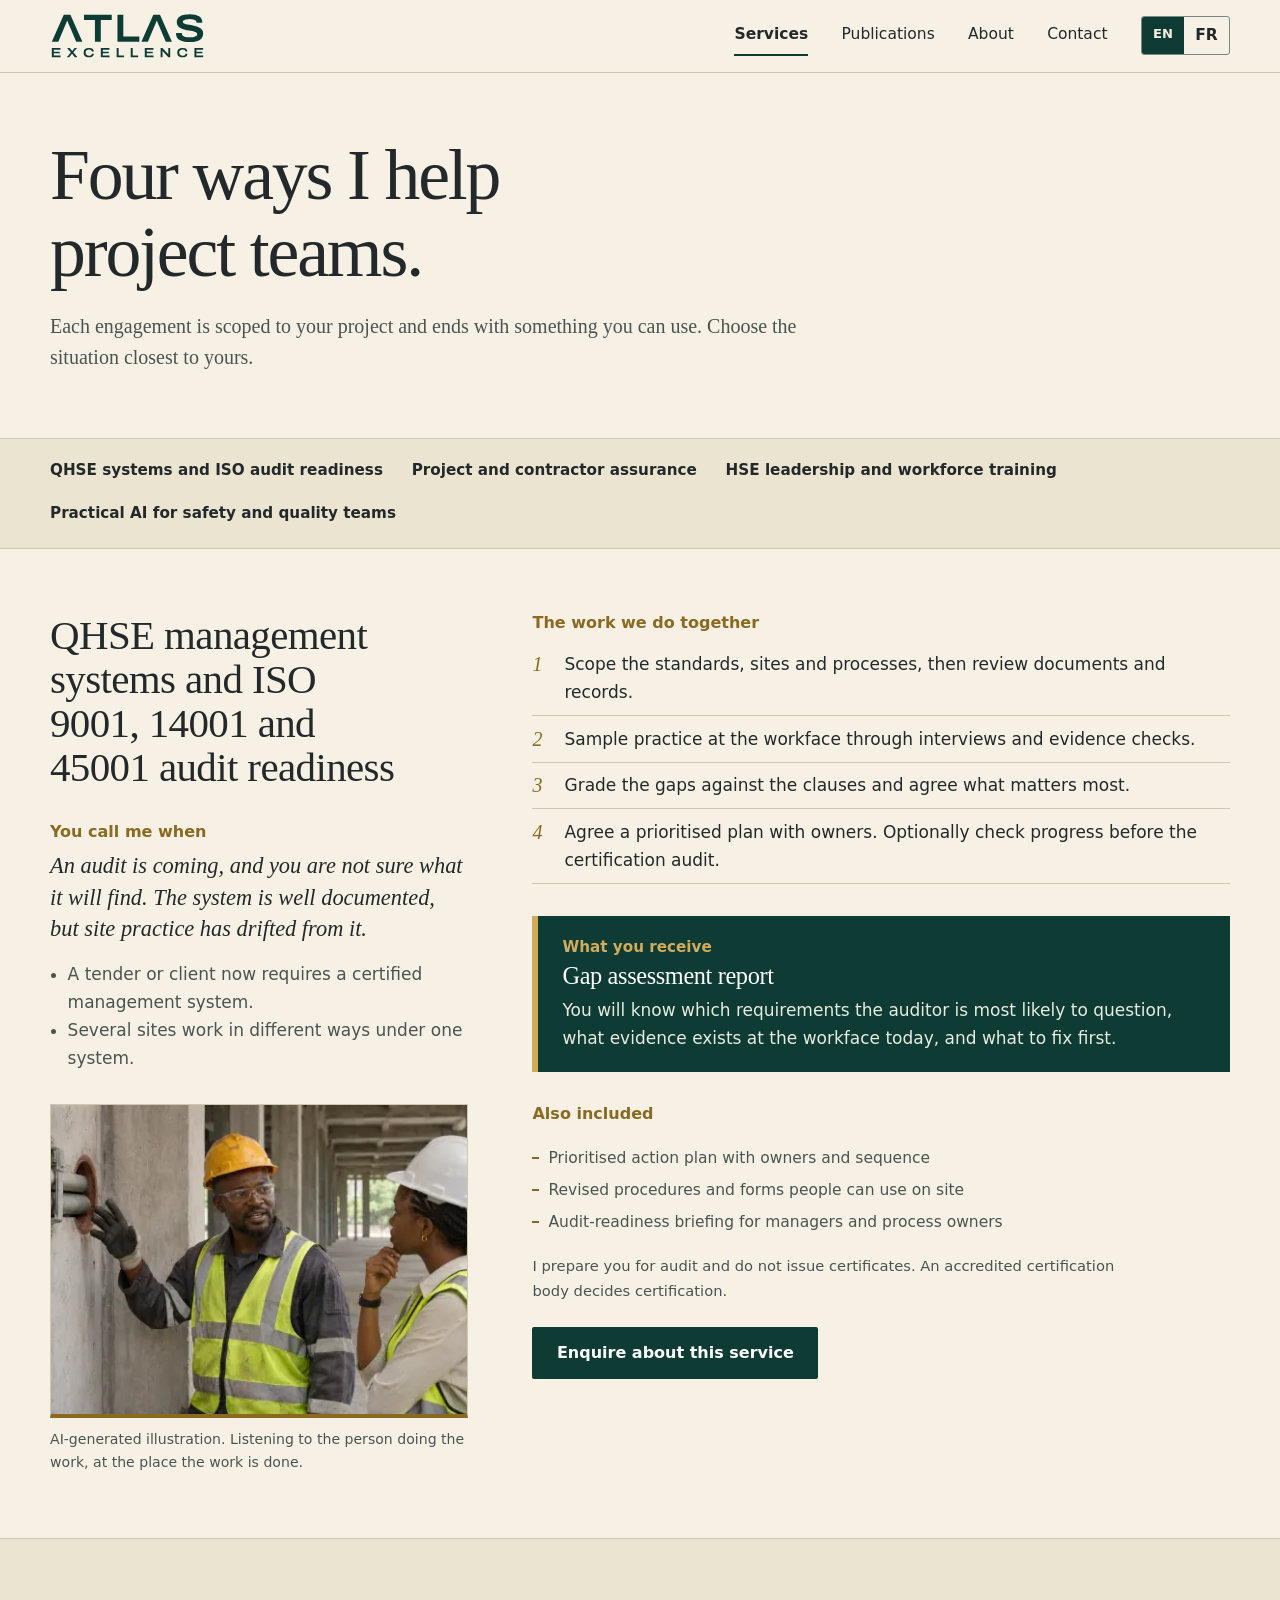
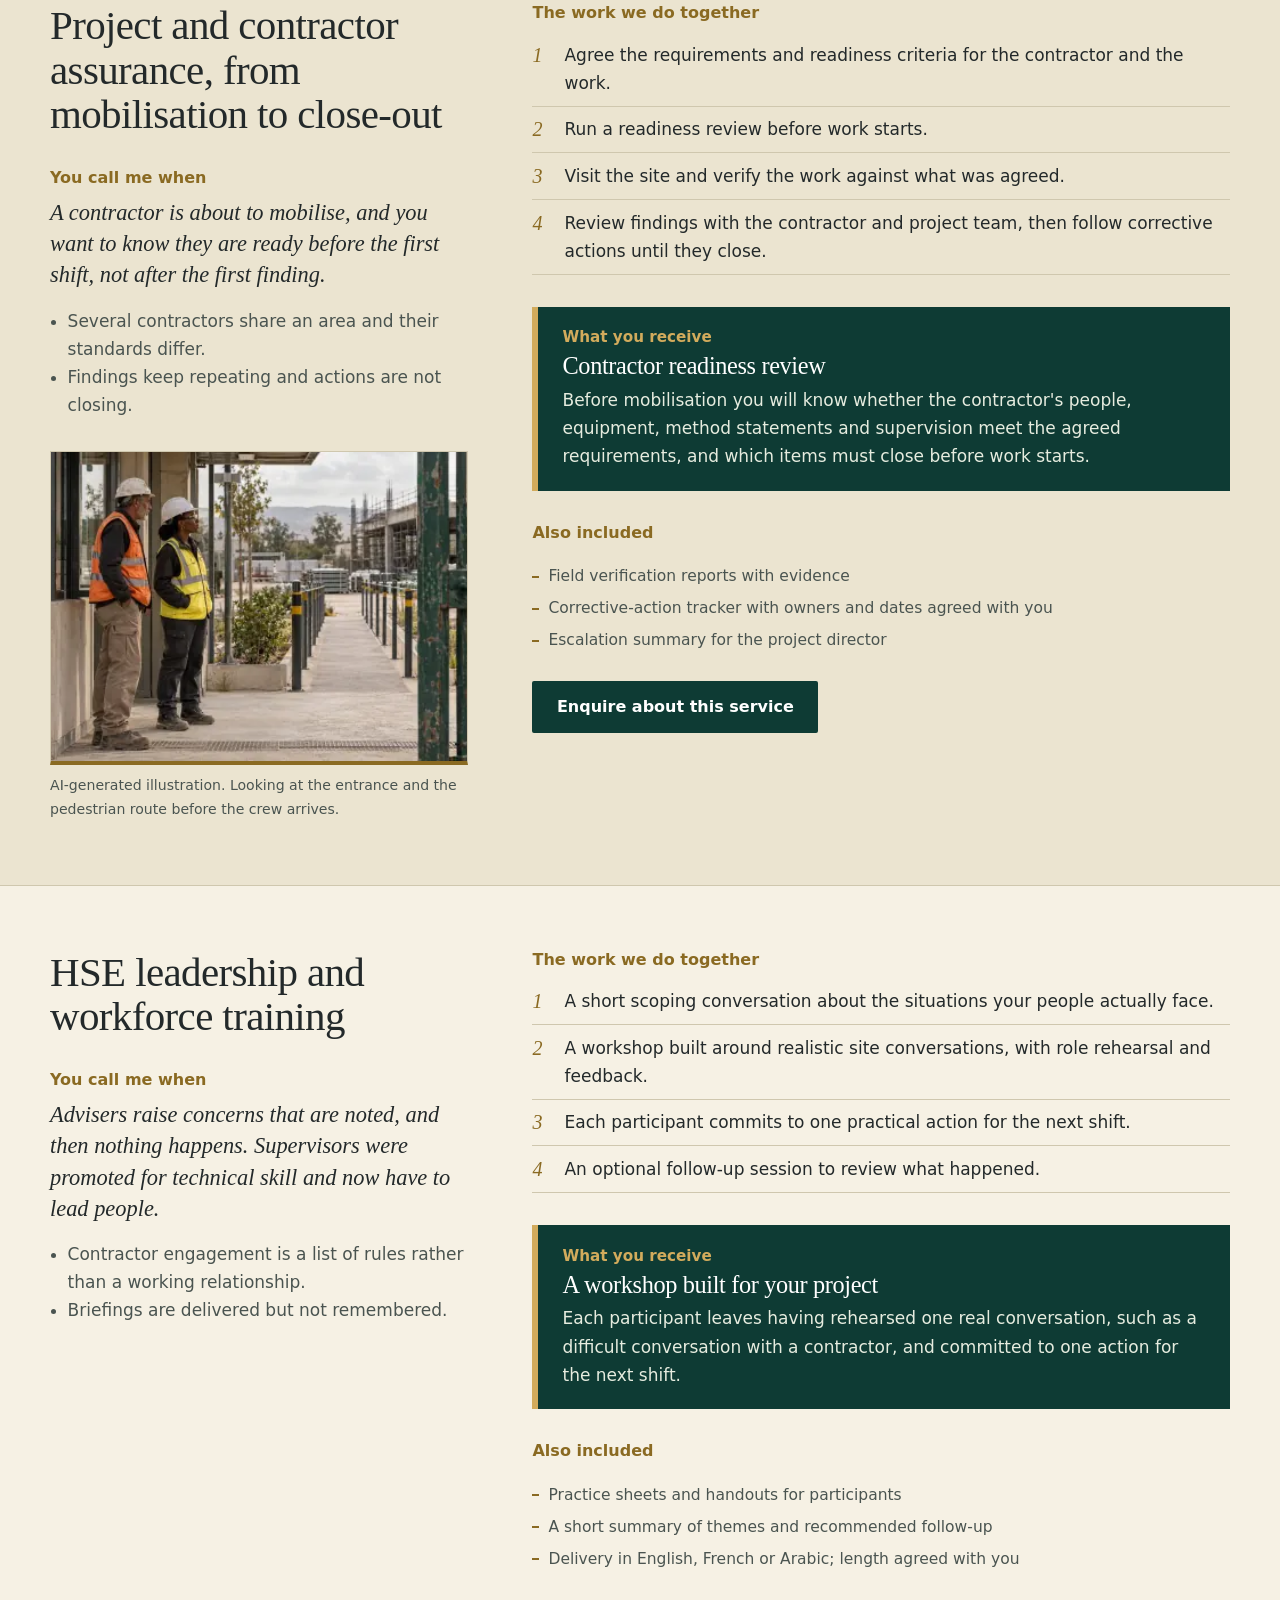
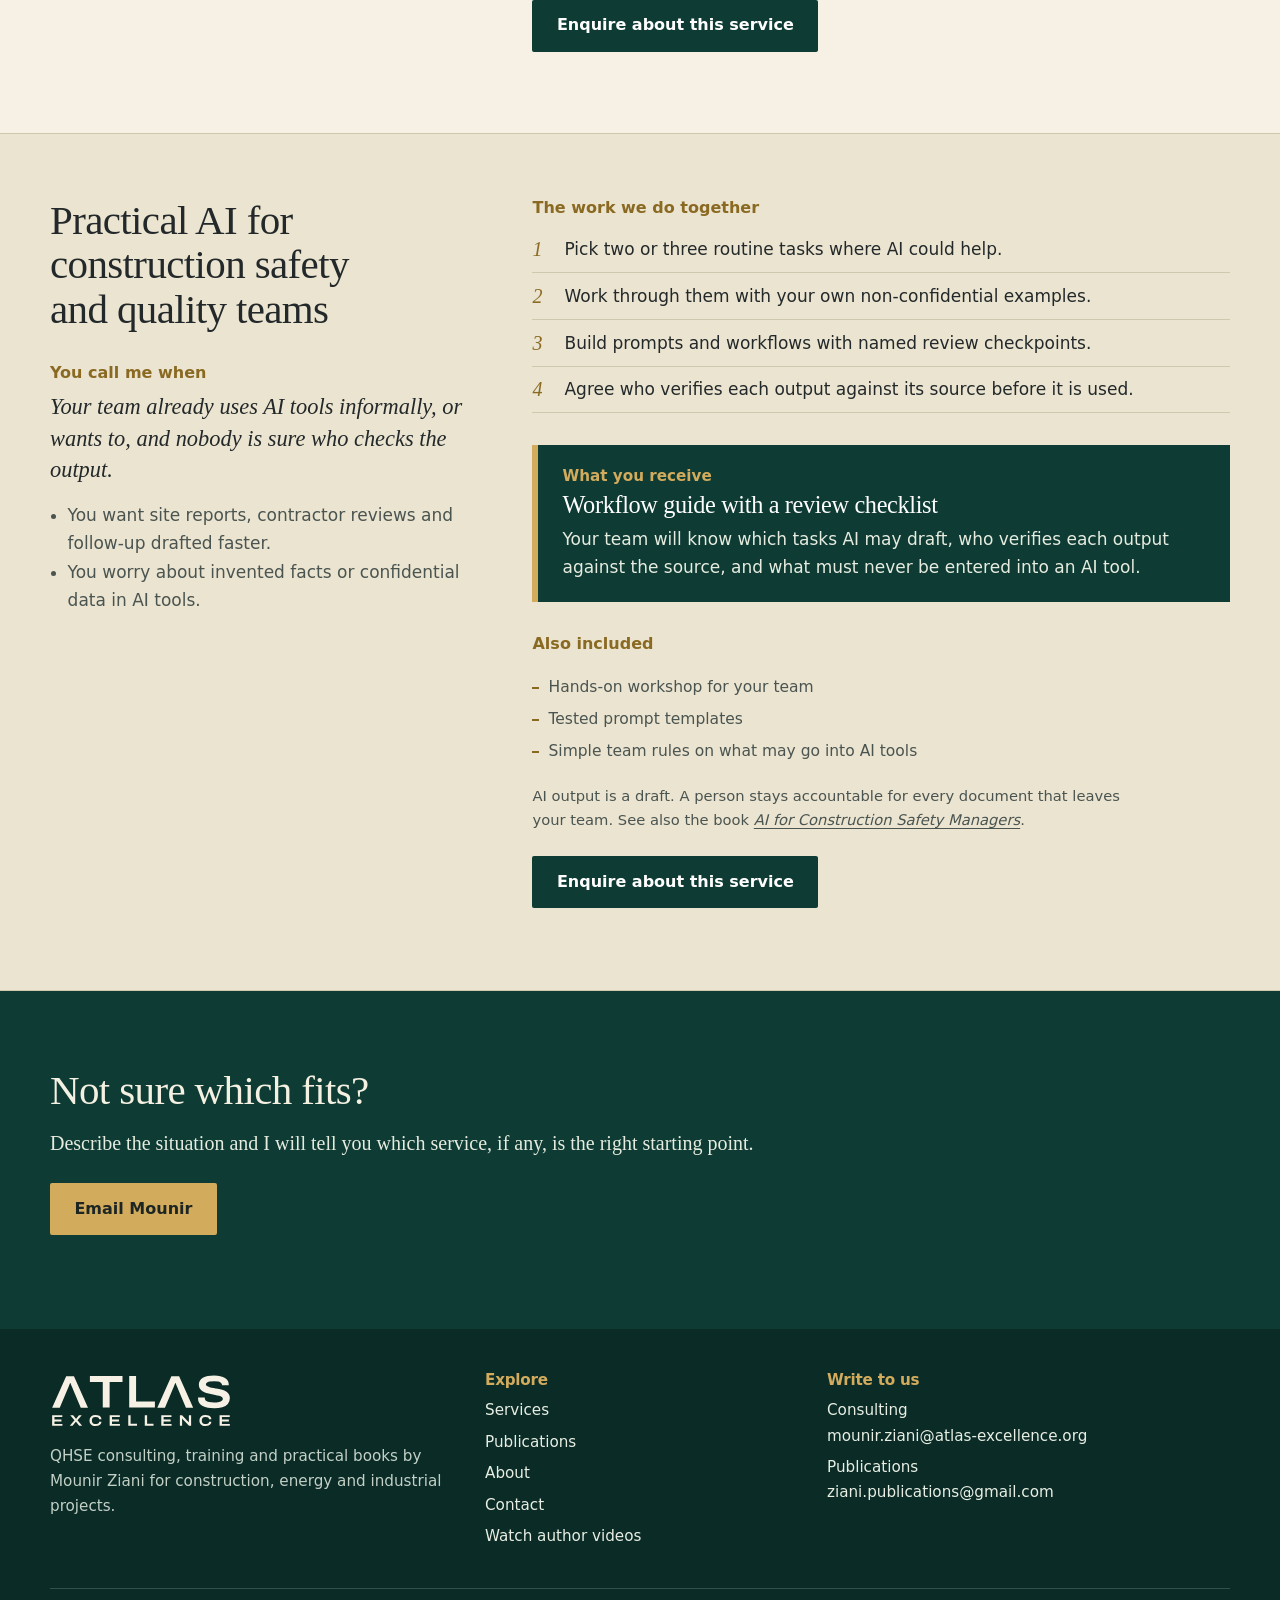
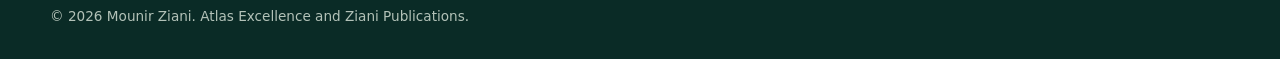
<file: services/index.html>
<!doctype html>
<html lang="en"><head><meta charset="utf-8">
<meta name="viewport" content="width=device-width, initial-scale=1">
<title>QHSE consulting services | Atlas Excellence</title>
<meta name="description" content="ISO 9001, 14001 and 45001 audit readiness, contractor assurance, HSE leadership training and practical AI for construction safety and quality teams.">
<link rel="canonical" href="https://www.atlas-excellence.org/services/"><link rel="alternate" hreflang="en" href="https://www.atlas-excellence.org/services/"><link rel="alternate" hreflang="fr" href="https://www.atlas-excellence.org/fr/services/"><link rel="alternate" hreflang="x-default" href="https://www.atlas-excellence.org/services/">
<meta name="theme-color" content="#0e3b34">
<meta property="og:type" content="website"><meta property="og:site_name" content="Atlas Excellence">
<meta property="og:title" content="QHSE consulting services | Atlas Excellence"><meta property="og:description" content="ISO 9001, 14001 and 45001 audit readiness, contractor assurance, HSE leadership training and practical AI for construction safety and quality teams."><meta property="og:url" content="https://www.atlas-excellence.org/services/">
<meta property="og:image" content="https://www.atlas-excellence.org/assets/img/book-influence.jpg"><meta property="og:locale" content="en_GB">
<link rel="icon" href="/favicon.svg" type="image/svg+xml"><link rel="icon" href="/favicon-32.png" sizes="32x32" type="image/png"><link rel="icon" href="/favicon.ico" sizes="any"><link rel="apple-touch-icon" href="/apple-touch-icon.png">
<link rel="stylesheet" href="/assets/style.css?v=c89d78c9">
</head><body>
<a class="skip" href="#main">Skip to content</a>
<header class="top"><a class="brand" href="/" aria-label="Atlas Excellence, home"><img src="/assets/img/atlas-excellence-logo.svg" alt="Atlas Excellence" width="155" height="46"></a>
<nav class="main" aria-label="Main navigation"><a href="/services/" aria-current="page">Services</a><a href="/publications/">Publications</a><a href="/about/">About</a><a href="/contact/">Contact</a><div class="lang" role="group" aria-label="Language"><span aria-current="true" lang="en">EN</span><a href="/fr/services/" lang="fr" hreflang="fr" title="Lire ce site en français" aria-label="Français">FR</a></div></nav></header>
<main id="main"><div class="page-head"><h1>Four ways I help project teams.</h1><p class="lead">Each engagement is scoped to your project and ends with something you can use. Choose the situation closest to yours.</p></div><nav class="subnav" aria-label="Services"><a href="#qhse">QHSE systems and ISO audit readiness</a><a href="#assurance">Project and contractor assurance</a><a href="#training">HSE leadership and workforce training</a><a href="#ai">Practical AI for safety and quality teams</a></nav><section class="svc" id="qhse" aria-labelledby="qhse-h"><div class="call-when"><h2 id="qhse-h">QHSE management systems and ISO 9001, 14001 and 45001 audit readiness</h2><h3 class="sub">You call me when</h3><p class="situation">An audit is coming, and you are not sure what it will find. The system is well documented, but site practice has drifted from it.</p><ul><li>A tender or client now requires a certified management system.</li><li>Several sites work in different ways under one system.</li></ul><figure class="art side assurance"><img src="/assets/img/photo/field-assurance-1200.webp" srcset="/assets/img/photo/field-assurance-480.webp 480w, /assets/img/photo/field-assurance-800.webp 800w, /assets/img/photo/field-assurance-1200.webp 1200w" sizes="(min-width:901px) 36vw, 100vw" alt="At a concrete wall in an unfinished building, a worker in a yellow hard hat gestures towards pipework passing through the wall while a colleague in a white hard hat listens with her hand at her chin." width="1536" height="1024" loading="lazy" decoding="async"><figcaption>AI-generated illustration. Listening to the person doing the work, at the place the work is done.</figcaption></figure></div>
<div><h3 class="sub" style="margin-top:0">The work we do together</h3><ol><li><span>Scope the standards, sites and processes, then review documents and records.</span></li><li><span>Sample practice at the workface through interviews and evidence checks.</span></li><li><span>Grade the gaps against the clauses and agree what matters most.</span></li><li><span>Agree a prioritised plan with owners. Optionally check progress before the certification audit.</span></li></ol>
<div class="deliver"><p class="label">What you receive</p><h3>Gap assessment report</h3><p>You will know which requirements the auditor is most likely to question, what evidence exists at the workface today, and what to fix first.</p></div>
<h3 class="sub">Also included</h3><ul class="also"><li>Prioritised action plan with owners and sequence</li><li>Revised procedures and forms people can use on site</li><li>Audit-readiness briefing for managers and process owners</li></ul><p class="note">I prepare you for audit and do not issue certificates. An accredited certification body decides certification.</p>
<p class="actions"><a class="btn" href="mailto:mounir.ziani@atlas-excellence.org?subject=Consulting%20enquiry%3A%20QHSE%20systems%20and%20ISO%20audit%20readiness">Enquire about this service</a></p></div></section><section class="svc" id="assurance" aria-labelledby="assurance-h"><div class="call-when"><h2 id="assurance-h">Project and contractor assurance, from mobilisation to close-out</h2><h3 class="sub">You call me when</h3><p class="situation">A contractor is about to mobilise, and you want to know they are ready before the first shift, not after the first finding.</p><ul><li>Several contractors share an area and their standards differ.</li><li>Findings keep repeating and actions are not closing.</li></ul><figure class="art side readiness"><img src="/assets/img/photo/contractor-readiness-1200.webp" srcset="/assets/img/photo/contractor-readiness-480.webp 480w, /assets/img/photo/contractor-readiness-800.webp 800w, /assets/img/photo/contractor-readiness-1200.webp 1200w" sizes="(min-width:901px) 36vw, 100vw" alt="A contractor supervisor and a project representative stand beside the gatehouse at a site entrance and look along a pedestrian walkway lined with barrier posts towards the works. An open green gate fills the foreground." width="1672" height="941" loading="lazy" decoding="async"><figcaption>AI-generated illustration. Looking at the entrance and the pedestrian route before the crew arrives.</figcaption></figure></div>
<div><h3 class="sub" style="margin-top:0">The work we do together</h3><ol><li><span>Agree the requirements and readiness criteria for the contractor and the work.</span></li><li><span>Run a readiness review before work starts.</span></li><li><span>Visit the site and verify the work against what was agreed.</span></li><li><span>Review findings with the contractor and project team, then follow corrective actions until they close.</span></li></ol>
<div class="deliver"><p class="label">What you receive</p><h3>Contractor readiness review</h3><p>Before mobilisation you will know whether the contractor&#x27;s people, equipment, method statements and supervision meet the agreed requirements, and which items must close before work starts.</p></div>
<h3 class="sub">Also included</h3><ul class="also"><li>Field verification reports with evidence</li><li>Corrective-action tracker with owners and dates agreed with you</li><li>Escalation summary for the project director</li></ul>
<p class="actions"><a class="btn" href="mailto:mounir.ziani@atlas-excellence.org?subject=Consulting%20enquiry%3A%20Project%20and%20contractor%20assurance">Enquire about this service</a></p></div></section><section class="svc" id="training" aria-labelledby="training-h"><div class="call-when"><h2 id="training-h">HSE leadership and workforce training</h2><h3 class="sub">You call me when</h3><p class="situation">Advisers raise concerns that are noted, and then nothing happens. Supervisors were promoted for technical skill and now have to lead people.</p><ul><li>Contractor engagement is a list of rules rather than a working relationship.</li><li>Briefings are delivered but not remembered.</li></ul></div>
<div><h3 class="sub" style="margin-top:0">The work we do together</h3><ol><li><span>A short scoping conversation about the situations your people actually face.</span></li><li><span>A workshop built around realistic site conversations, with role rehearsal and feedback.</span></li><li><span>Each participant commits to one practical action for the next shift.</span></li><li><span>An optional follow-up session to review what happened.</span></li></ol>
<div class="deliver"><p class="label">What you receive</p><h3>A workshop built for your project</h3><p>Each participant leaves having rehearsed one real conversation, such as a difficult conversation with a contractor, and committed to one action for the next shift.</p></div>
<h3 class="sub">Also included</h3><ul class="also"><li>Practice sheets and handouts for participants</li><li>A short summary of themes and recommended follow-up</li><li>Delivery in English, French or Arabic; length agreed with you</li></ul>
<p class="actions"><a class="btn" href="mailto:mounir.ziani@atlas-excellence.org?subject=Consulting%20enquiry%3A%20HSE%20leadership%20and%20workforce%20training">Enquire about this service</a></p></div></section><section class="svc" id="ai" aria-labelledby="ai-h"><div class="call-when"><h2 id="ai-h">Practical AI for construction safety and quality teams</h2><h3 class="sub">You call me when</h3><p class="situation">Your team already uses AI tools informally, or wants to, and nobody is sure who checks the output.</p><ul><li>You want site reports, contractor reviews and follow-up drafted faster.</li><li>You worry about invented facts or confidential data in AI tools.</li></ul></div>
<div><h3 class="sub" style="margin-top:0">The work we do together</h3><ol><li><span>Pick two or three routine tasks where AI could help.</span></li><li><span>Work through them with your own non-confidential examples.</span></li><li><span>Build prompts and workflows with named review checkpoints.</span></li><li><span>Agree who verifies each output against its source before it is used.</span></li></ol>
<div class="deliver"><p class="label">What you receive</p><h3>Workflow guide with a review checklist</h3><p>Your team will know which tasks AI may draft, who verifies each output against the source, and what must never be entered into an AI tool.</p></div>
<h3 class="sub">Also included</h3><ul class="also"><li>Hands-on workshop for your team</li><li>Tested prompt templates</li><li>Simple team rules on what may go into AI tools</li></ul><p class="note">AI output is a draft. A person stays accountable for every document that leaves your team. See also the book <a href="/publications/#ai-safety"><i>AI for Construction Safety Managers</i></a>.</p>
<p class="actions"><a class="btn" href="mailto:mounir.ziani@atlas-excellence.org?subject=Consulting%20enquiry%3A%20Practical%20AI%20for%20safety%20and%20quality%20teams">Enquire about this service</a></p></div></section><section class="band on-green callout"><h2>Not sure which fits?</h2><p class="lead">Describe the situation and I will tell you which service, if any, is the right starting point.</p><p class="actions"><a class="btn" href="mailto:mounir.ziani@atlas-excellence.org?subject=Consulting%20enquiry">Email Mounir</a></p></section></main>
<footer>
<div><a class="fb" href="/" aria-label="Atlas Excellence"><img src="/assets/img/atlas-excellence-logo-dark.svg" alt="Atlas Excellence" width="182" height="54"></a><p>QHSE consulting, training and practical books by Mounir Ziani for construction, energy and industrial projects.</p></div>
<div><h2>Explore</h2><ul><li><a href="/services/">Services</a></li><li><a href="/publications/">Publications</a></li><li><a href="/about/">About</a></li><li><a href="/contact/">Contact</a></li><li><a href="https://www.youtube.com/channel/UCbkC--eopEjJysyLnugOW-A" rel="noopener">Watch author videos</a></li></ul></div>
<div><h2>Write to us</h2><ul>
<li>Consulting<br><a href="mailto:mounir.ziani@atlas-excellence.org?subject=Consulting%20enquiry">mounir.ziani@atlas-excellence.org</a></li>
<li>Publications<br><a href="mailto:ziani.publications@gmail.com?subject=Publications%20enquiry">ziani.publications@gmail.com</a></li></ul></div>
<div class="legal">© 2026 Mounir Ziani. Atlas Excellence and Ziani Publications.</div>
</footer>
</body></html>
</file>
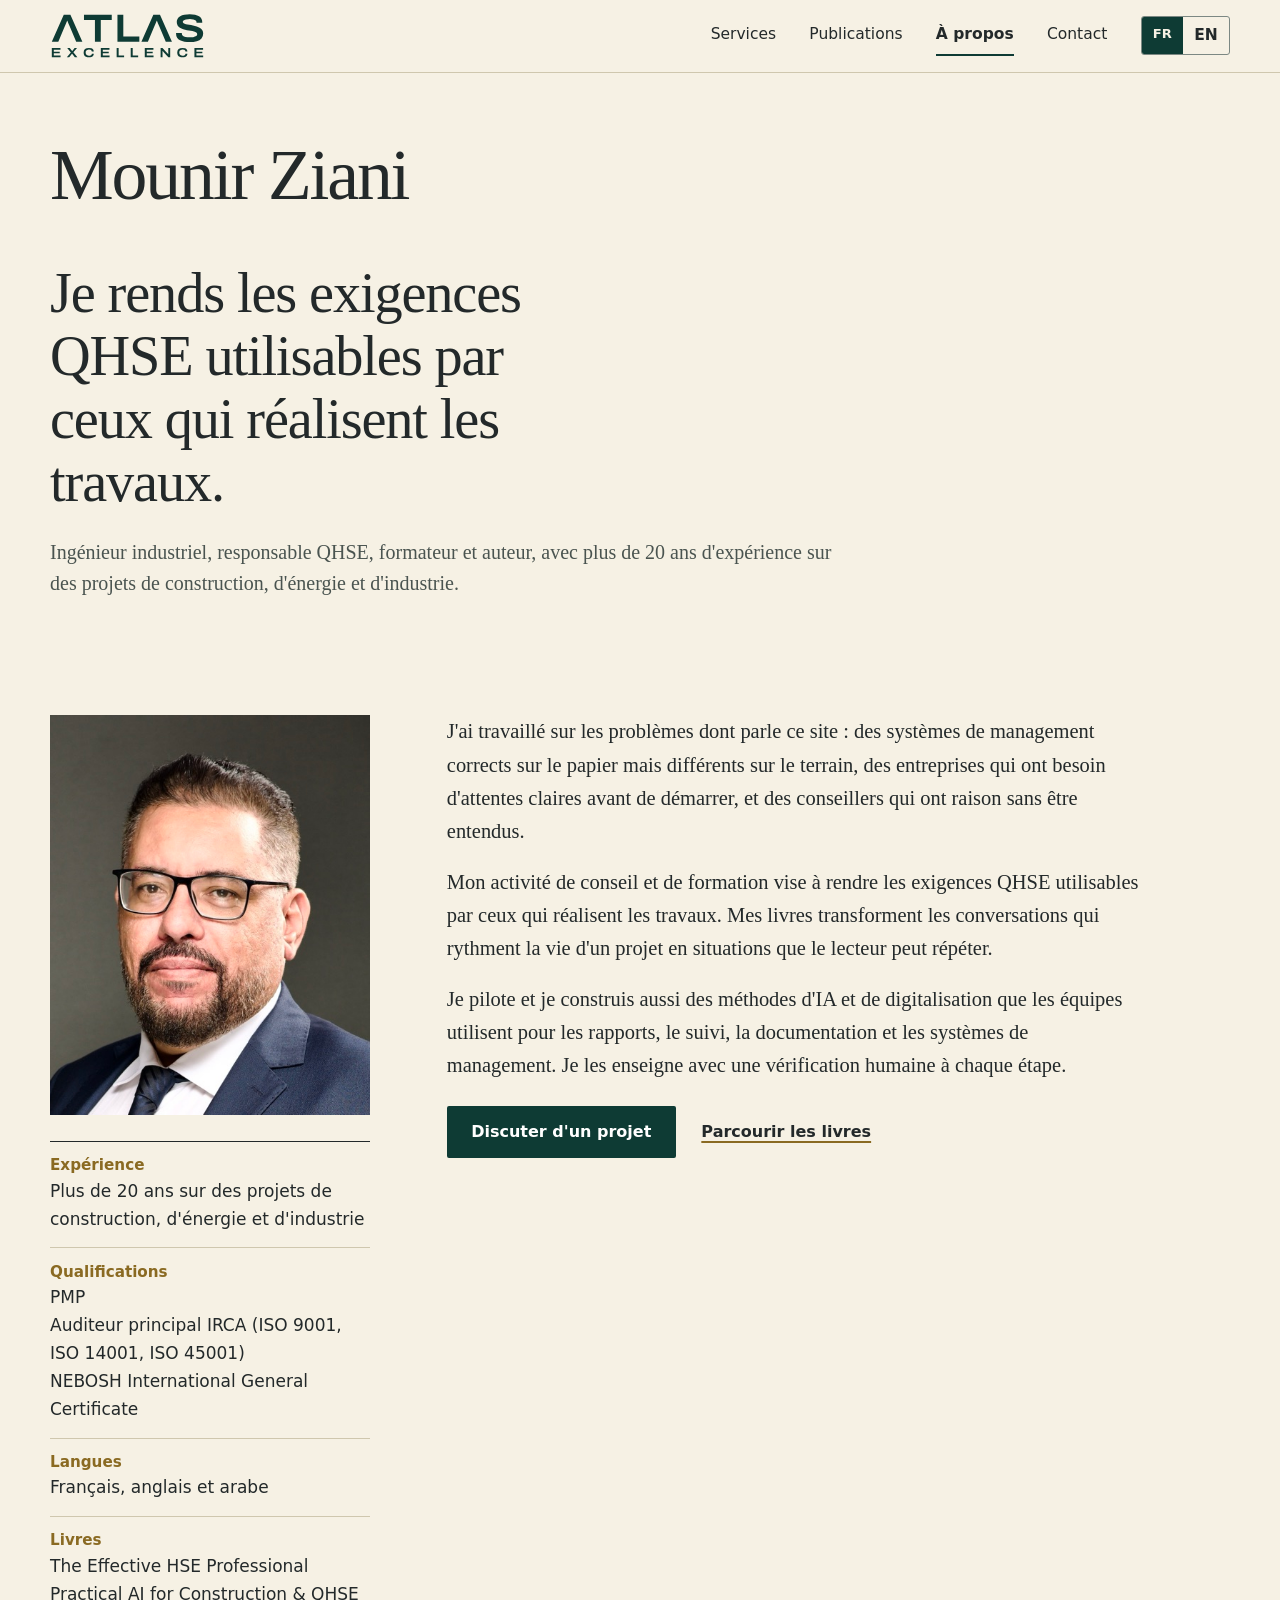
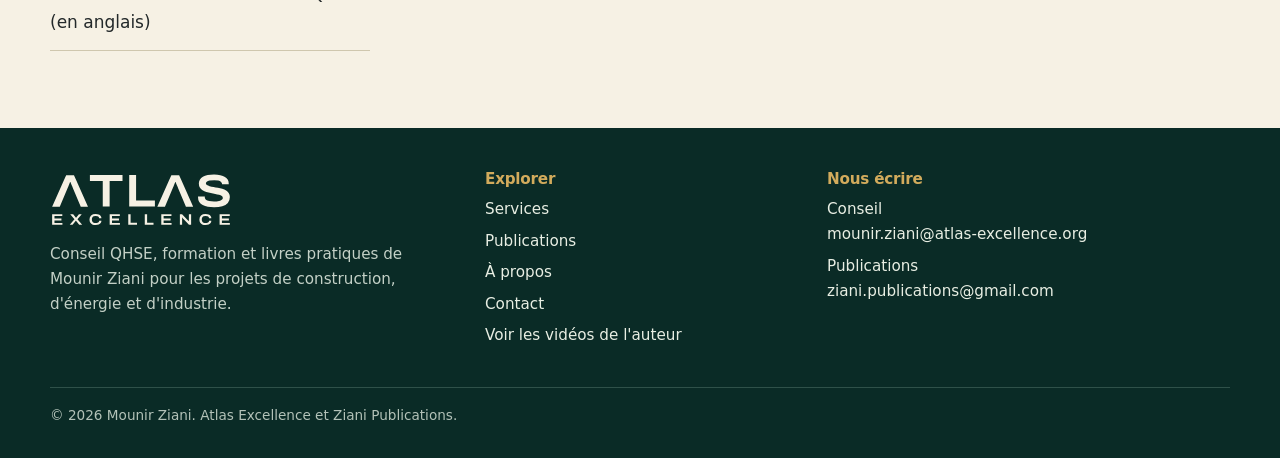
<file: fr/a-propos/index.html>
<!doctype html>
<html lang="fr"><head><meta charset="utf-8">
<meta name="viewport" content="width=device-width, initial-scale=1">
<title>À propos de Mounir Ziani, responsable QHSE | Atlas Excellence</title>
<meta name="description" content="Mounir Ziani, ingénieur industriel, responsable QHSE, formateur et auteur, plus de 20 ans en construction, énergie et industrie. PMP, auditeur principal IRCA, NEBOSH IGC.">
<link rel="canonical" href="https://www.atlas-excellence.org/fr/a-propos/"><link rel="alternate" hreflang="en" href="https://www.atlas-excellence.org/about/"><link rel="alternate" hreflang="fr" href="https://www.atlas-excellence.org/fr/a-propos/"><link rel="alternate" hreflang="x-default" href="https://www.atlas-excellence.org/about/">
<meta name="theme-color" content="#0e3b34">
<meta property="og:type" content="website"><meta property="og:site_name" content="Atlas Excellence">
<meta property="og:title" content="À propos de Mounir Ziani, responsable QHSE | Atlas Excellence"><meta property="og:description" content="Mounir Ziani, ingénieur industriel, responsable QHSE, formateur et auteur, plus de 20 ans en construction, énergie et industrie. PMP, auditeur principal IRCA, NEBOSH IGC."><meta property="og:url" content="https://www.atlas-excellence.org/fr/a-propos/">
<meta property="og:image" content="https://www.atlas-excellence.org/assets/img/book-influence.jpg"><meta property="og:locale" content="fr_FR">
<link rel="icon" href="/favicon.svg" type="image/svg+xml"><link rel="icon" href="/favicon-32.png" sizes="32x32" type="image/png"><link rel="icon" href="/favicon.ico" sizes="any"><link rel="apple-touch-icon" href="/apple-touch-icon.png">
<link rel="stylesheet" href="/assets/style.css?v=c89d78c9">
</head><body>
<a class="skip" href="#main">Aller au contenu</a>
<header class="top"><a class="brand" href="/fr/" aria-label="Atlas Excellence, accueil"><img src="/assets/img/atlas-excellence-logo.svg" alt="Atlas Excellence" width="155" height="46"></a>
<nav class="main" aria-label="Navigation principale"><a href="/fr/services/">Services</a><a href="/fr/publications/">Publications</a><a href="/fr/a-propos/" aria-current="page">À propos</a><a href="/fr/contact/">Contact</a><div class="lang" role="group" aria-label="Langue"><span aria-current="true" lang="fr">FR</span><a href="/about/" lang="en" hreflang="en" title="Read this site in English" aria-label="English">EN</a></div></nav></header>
<main id="main"><div class="page-head"><h1>Mounir Ziani</h1></div><div class="page-head" style="padding-top:0"><p class="statement">Je rends les exigences QHSE utilisables par ceux qui réalisent les travaux.</p><p class="lead" style="margin-top:1.4rem;max-width:40em">Ingénieur industriel, responsable QHSE, formateur et auteur, avec plus de 20 ans d&#x27;expérience sur des projets de construction, d&#x27;énergie et d&#x27;industrie.</p></div><section class="about"><div><figure><img src="/assets/img/mounir-ziani.jpg" alt="Portrait de Mounir Ziani en costume sombre et lunettes" width="560" height="700"></figure><dl aria-label="En bref"><dt>Expérience</dt><dd>Plus de 20 ans sur des projets de construction, d'énergie et d'industrie</dd><dt>Qualifications</dt><dd>PMP<br>Auditeur principal IRCA (ISO 9001, ISO 14001, ISO 45001)<br>NEBOSH International General Certificate</dd><dt>Langues</dt><dd>Français, anglais et arabe</dd><dt>Livres</dt><dd>The Effective HSE Professional<br>Practical AI for Construction &amp; QHSE (en anglais)</dd></dl></div>
<div class="body"><p>J&#x27;ai travaillé sur les problèmes dont parle ce site : des systèmes de management corrects sur le papier mais différents sur le terrain, des entreprises qui ont besoin d&#x27;attentes claires avant de démarrer, et des conseillers qui ont raison sans être entendus.</p><p>Mon activité de conseil et de formation vise à rendre les exigences QHSE utilisables par ceux qui réalisent les travaux. Mes livres transforment les conversations qui rythment la vie d&#x27;un projet en situations que le lecteur peut répéter.</p><p>Je pilote et je construis aussi des méthodes d&#x27;IA et de digitalisation que les équipes utilisent pour les rapports, le suivi, la documentation et les systèmes de management. Je les enseigne avec une vérification humaine à chaque étape.</p><p class="actions"><a class="btn" href="mailto:mounir.ziani@atlas-excellence.org?subject=Demande%20de%20conseil">Discuter d&#x27;un projet</a><a class="textlink" href="/fr/publications/">Parcourir les livres</a></p></div></section></main>
<footer>
<div><a class="fb" href="/fr/" aria-label="Atlas Excellence"><img src="/assets/img/atlas-excellence-logo-dark.svg" alt="Atlas Excellence" width="182" height="54"></a><p>Conseil QHSE, formation et livres pratiques de Mounir Ziani pour les projets de construction, d&#x27;énergie et d&#x27;industrie.</p></div>
<div><h2>Explorer</h2><ul><li><a href="/fr/services/">Services</a></li><li><a href="/fr/publications/">Publications</a></li><li><a href="/fr/a-propos/">À propos</a></li><li><a href="/fr/contact/">Contact</a></li><li><a href="https://www.youtube.com/channel/UCbkC--eopEjJysyLnugOW-A" rel="noopener">Voir les vidéos de l&#x27;auteur</a></li></ul></div>
<div><h2>Nous écrire</h2><ul>
<li>Conseil<br><a href="mailto:mounir.ziani@atlas-excellence.org?subject=Demande%20de%20conseil">mounir.ziani@atlas-excellence.org</a></li>
<li>Publications<br><a href="mailto:ziani.publications@gmail.com?subject=Demande%20Publications">ziani.publications@gmail.com</a></li></ul></div>
<div class="legal">© 2026 Mounir Ziani. Atlas Excellence et Ziani Publications.</div>
</footer>
</body></html>
</file>
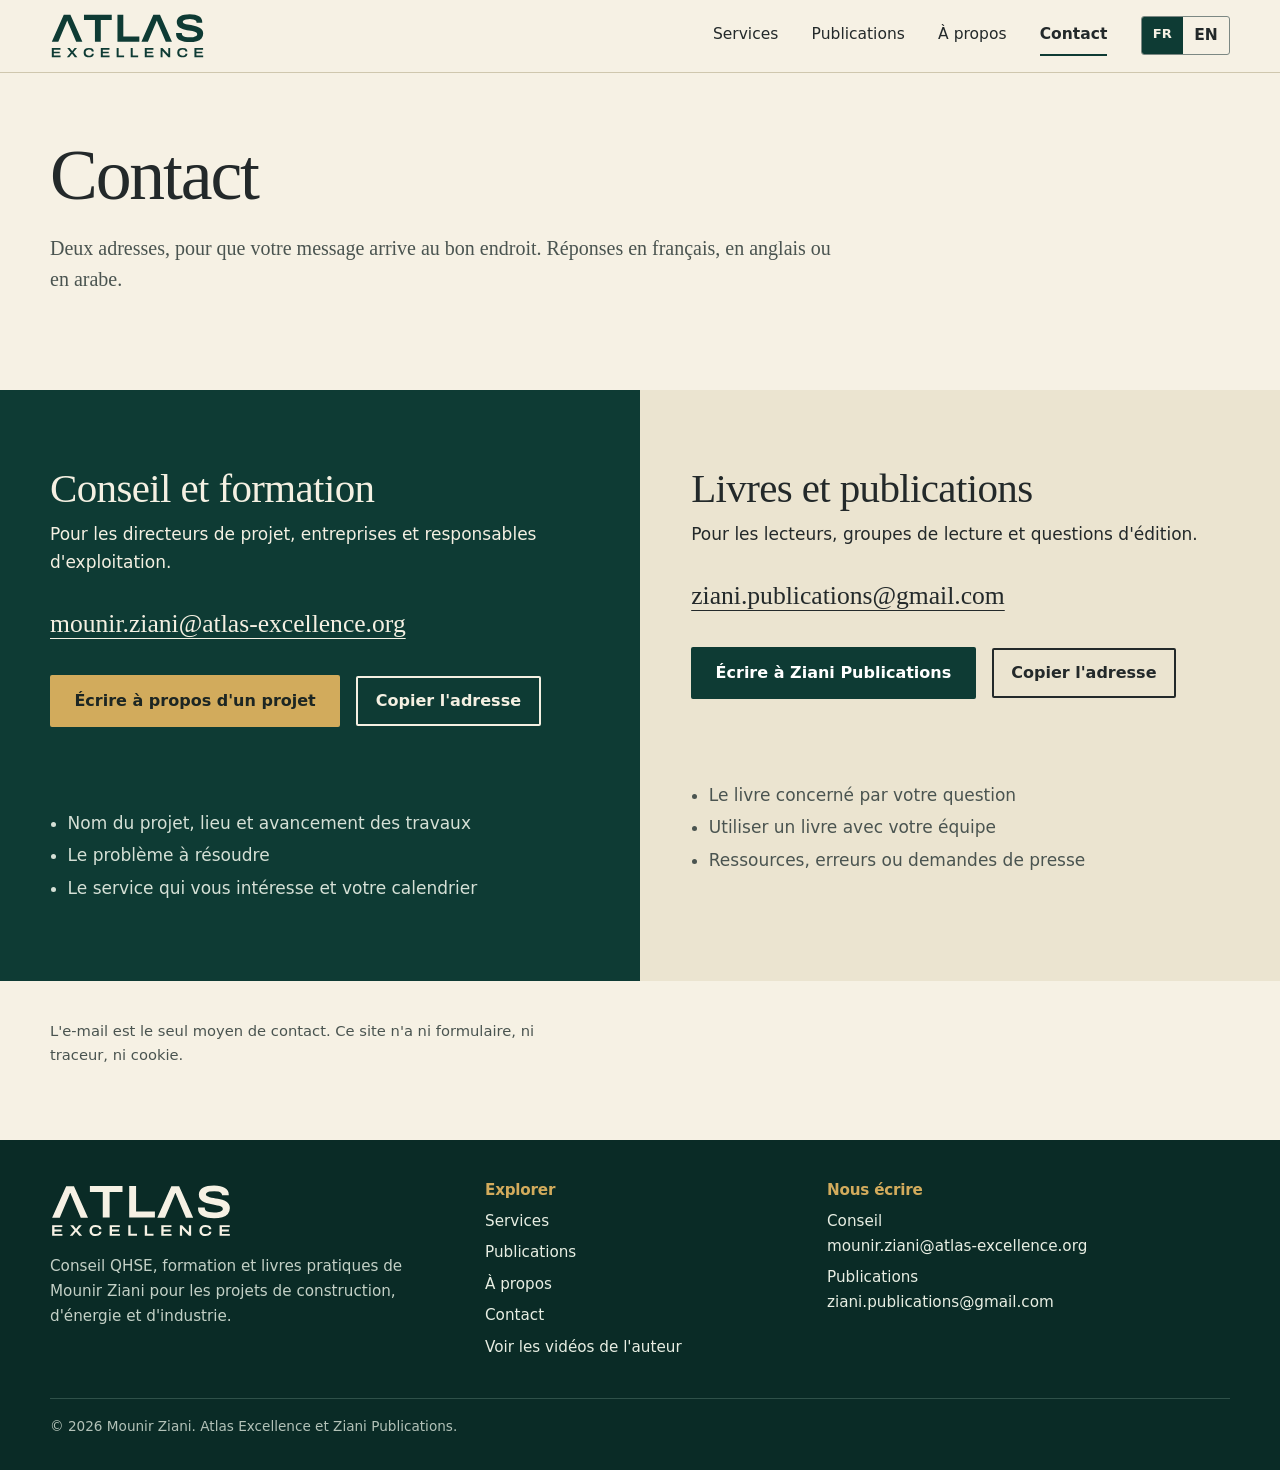
<file: fr/contact/index.html>
<!doctype html>
<html lang="fr"><head><meta charset="utf-8">
<meta name="viewport" content="width=device-width, initial-scale=1">
<title>Contact | Atlas Excellence et Ziani Publications</title>
<meta name="description" content="Contactez Mounir Ziani pour une mission de conseil ou de formation, ou écrivez à Ziani Publications au sujet des livres. Français, anglais et arabe.">
<link rel="canonical" href="https://www.atlas-excellence.org/fr/contact/"><link rel="alternate" hreflang="en" href="https://www.atlas-excellence.org/contact/"><link rel="alternate" hreflang="fr" href="https://www.atlas-excellence.org/fr/contact/"><link rel="alternate" hreflang="x-default" href="https://www.atlas-excellence.org/contact/">
<meta name="theme-color" content="#0e3b34">
<meta property="og:type" content="website"><meta property="og:site_name" content="Atlas Excellence">
<meta property="og:title" content="Contact | Atlas Excellence et Ziani Publications"><meta property="og:description" content="Contactez Mounir Ziani pour une mission de conseil ou de formation, ou écrivez à Ziani Publications au sujet des livres. Français, anglais et arabe."><meta property="og:url" content="https://www.atlas-excellence.org/fr/contact/">
<meta property="og:image" content="https://www.atlas-excellence.org/assets/img/book-influence.jpg"><meta property="og:locale" content="fr_FR">
<link rel="icon" href="/favicon.svg" type="image/svg+xml"><link rel="icon" href="/favicon-32.png" sizes="32x32" type="image/png"><link rel="icon" href="/favicon.ico" sizes="any"><link rel="apple-touch-icon" href="/apple-touch-icon.png">
<link rel="stylesheet" href="/assets/style.css?v=c89d78c9">
</head><body>
<a class="skip" href="#main">Aller au contenu</a>
<header class="top"><a class="brand" href="/fr/" aria-label="Atlas Excellence, accueil"><img src="/assets/img/atlas-excellence-logo.svg" alt="Atlas Excellence" width="155" height="46"></a>
<nav class="main" aria-label="Navigation principale"><a href="/fr/services/">Services</a><a href="/fr/publications/">Publications</a><a href="/fr/a-propos/">À propos</a><a href="/fr/contact/" aria-current="page">Contact</a><div class="lang" role="group" aria-label="Langue"><span aria-current="true" lang="fr">FR</span><a href="/contact/" lang="en" hreflang="en" title="Read this site in English" aria-label="English">EN</a></div></nav></header>
<main id="main"><div class="page-head contact-head"><h1>Contact</h1><p class="lead">Deux adresses, pour que votre message arrive au bon endroit. Réponses en français, en anglais ou en arabe.</p></div><div class="routes"><section class="route consult on-green" aria-labelledby="c-h"><h2 id="c-h">Conseil et formation</h2><p>Pour les directeurs de projet, entreprises et responsables d&#x27;exploitation.</p>
<a class="addr" id="c-addr" href="mailto:mounir.ziani@atlas-excellence.org?subject=Demande%20de%20conseil">mounir.ziani@atlas-excellence.org</a>
<p class="actions" style="margin-top:0"><a class="btn" href="mailto:mounir.ziani@atlas-excellence.org?subject=Demande%20de%20conseil">Écrire à propos d&#x27;un projet</a><button type="button" class="copy" data-addr="mounir.ziani@atlas-excellence.org" data-src="c-addr" data-status="c-st" data-ok="Copié : mounir.ziani@atlas-excellence.org" data-fail="Copie impossible. Sélectionnez l&#x27;adresse et copiez-la.">Copier l&#x27;adresse</button></p>
<p class="status" id="c-st" role="status" aria-live="polite"></p><ul><li>Nom du projet, lieu et avancement des travaux</li><li>Le problème à résoudre</li><li>Le service qui vous intéresse et votre calendrier</li></ul></section><section class="route books" aria-labelledby="p-h"><h2 id="p-h">Livres et publications</h2><p>Pour les lecteurs, groupes de lecture et questions d&#x27;édition.</p>
<a class="addr" id="p-addr" href="mailto:ziani.publications@gmail.com?subject=Demande%20Publications">ziani.publications@gmail.com</a>
<p class="actions" style="margin-top:0"><a class="btn" href="mailto:ziani.publications@gmail.com?subject=Demande%20Publications">Écrire à Ziani Publications</a><button type="button" class="copy" data-addr="ziani.publications@gmail.com" data-src="p-addr" data-status="p-st" data-ok="Copié : ziani.publications@gmail.com" data-fail="Copie impossible. Sélectionnez l&#x27;adresse et copiez-la.">Copier l&#x27;adresse</button></p>
<p class="status" id="p-st" role="status" aria-live="polite"></p><ul><li>Le livre concerné par votre question</li><li>Utiliser un livre avec votre équipe</li><li>Ressources, erreurs ou demandes de presse</li></ul></section></div><p class="fine">L&#x27;e-mail est le seul moyen de contact. Ce site n&#x27;a ni formulaire, ni traceur, ni cookie.</p></main>
<footer>
<div><a class="fb" href="/fr/" aria-label="Atlas Excellence"><img src="/assets/img/atlas-excellence-logo-dark.svg" alt="Atlas Excellence" width="182" height="54"></a><p>Conseil QHSE, formation et livres pratiques de Mounir Ziani pour les projets de construction, d&#x27;énergie et d&#x27;industrie.</p></div>
<div><h2>Explorer</h2><ul><li><a href="/fr/services/">Services</a></li><li><a href="/fr/publications/">Publications</a></li><li><a href="/fr/a-propos/">À propos</a></li><li><a href="/fr/contact/">Contact</a></li><li><a href="https://www.youtube.com/channel/UCbkC--eopEjJysyLnugOW-A" rel="noopener">Voir les vidéos de l&#x27;auteur</a></li></ul></div>
<div><h2>Nous écrire</h2><ul>
<li>Conseil<br><a href="mailto:mounir.ziani@atlas-excellence.org?subject=Demande%20de%20conseil">mounir.ziani@atlas-excellence.org</a></li>
<li>Publications<br><a href="mailto:ziani.publications@gmail.com?subject=Demande%20Publications">ziani.publications@gmail.com</a></li></ul></div>
<div class="legal">© 2026 Mounir Ziani. Atlas Excellence et Ziani Publications.</div>
</footer><script>
document.querySelectorAll('.copy').forEach(function(b){b.addEventListener('click',function(){
var s=document.getElementById(b.dataset.status),a=b.dataset.addr,done=false;
function ok(){done=true;s.textContent=b.dataset.ok}function no(){if(!done)s.textContent=b.dataset.fail}
try{var r=document.createRange();r.selectNodeContents(document.getElementById(b.dataset.src));var g=getSelection();g.removeAllRanges();g.addRange(r);
if(document.execCommand('copy')){ok();return}}catch(x){}
if(navigator.clipboard){navigator.clipboard.writeText(a).then(ok,no)}else{no()}
})});
</script>
</body></html>
</file>
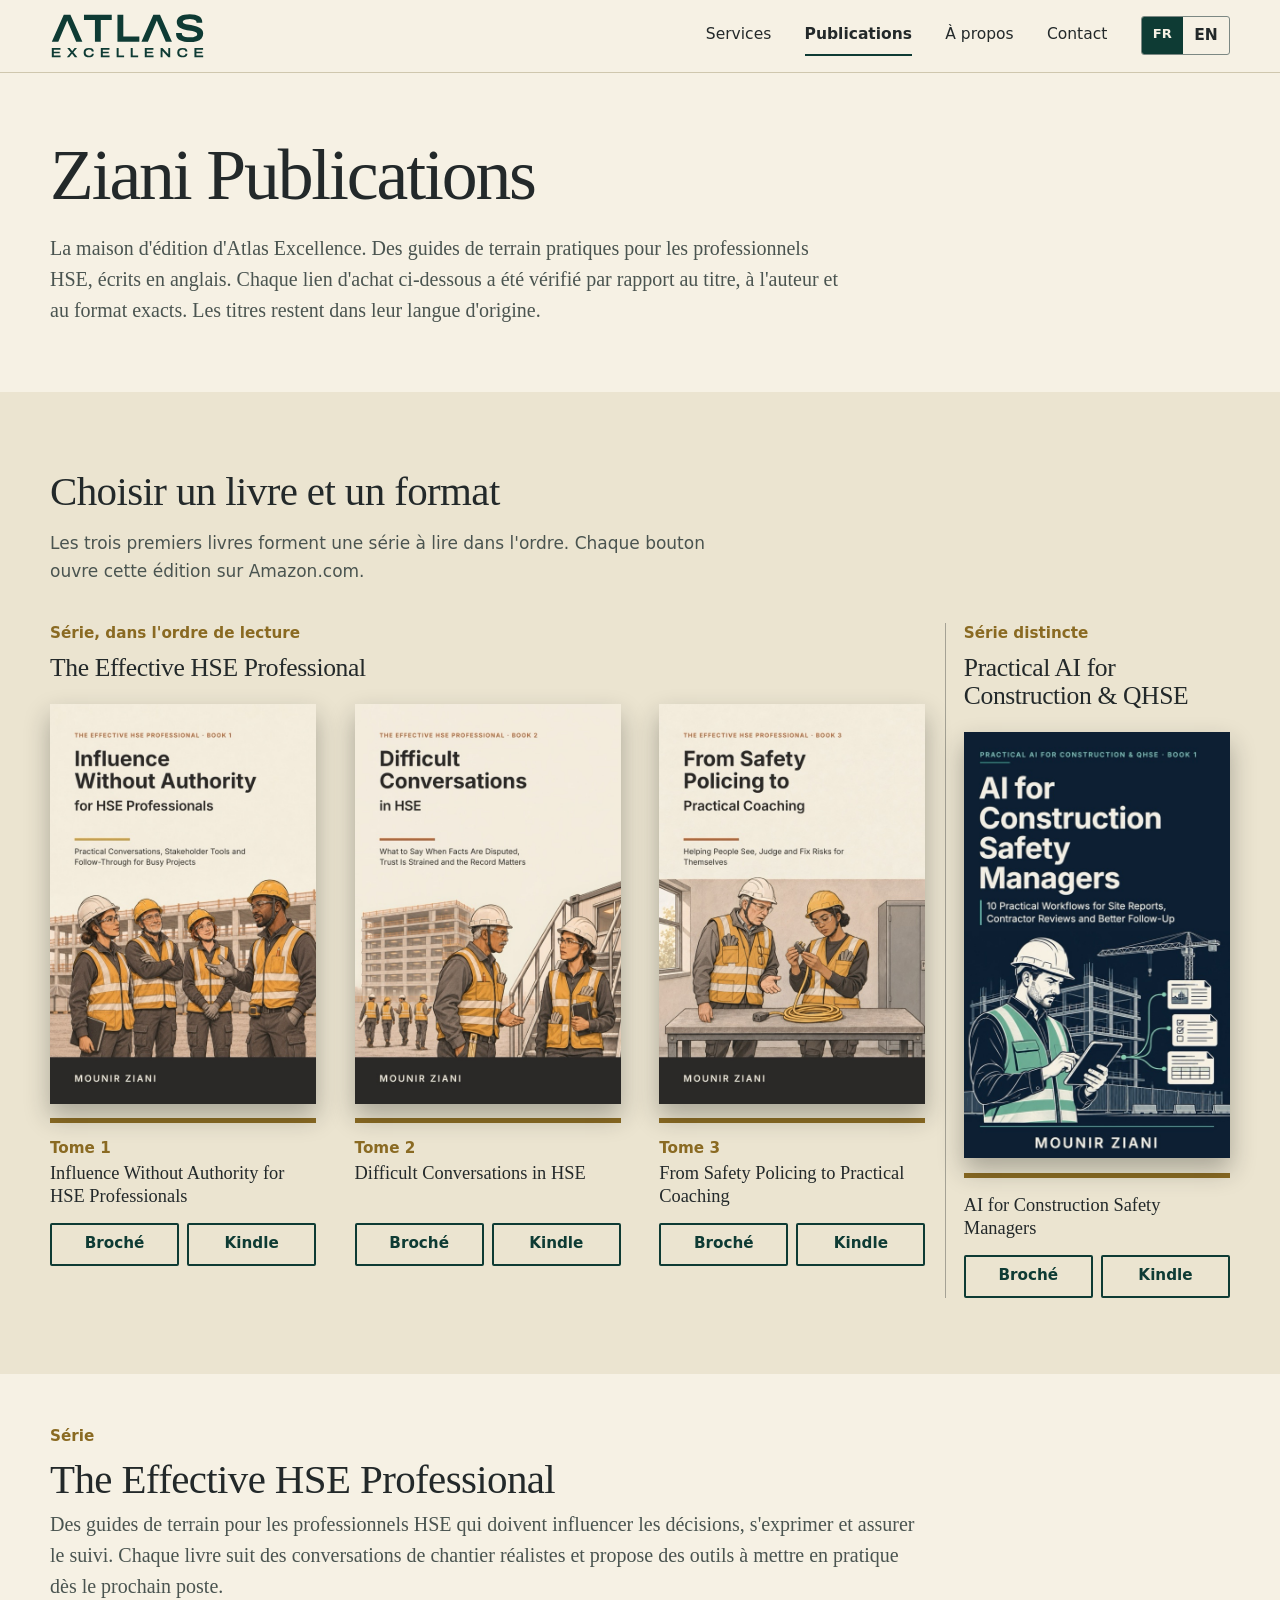
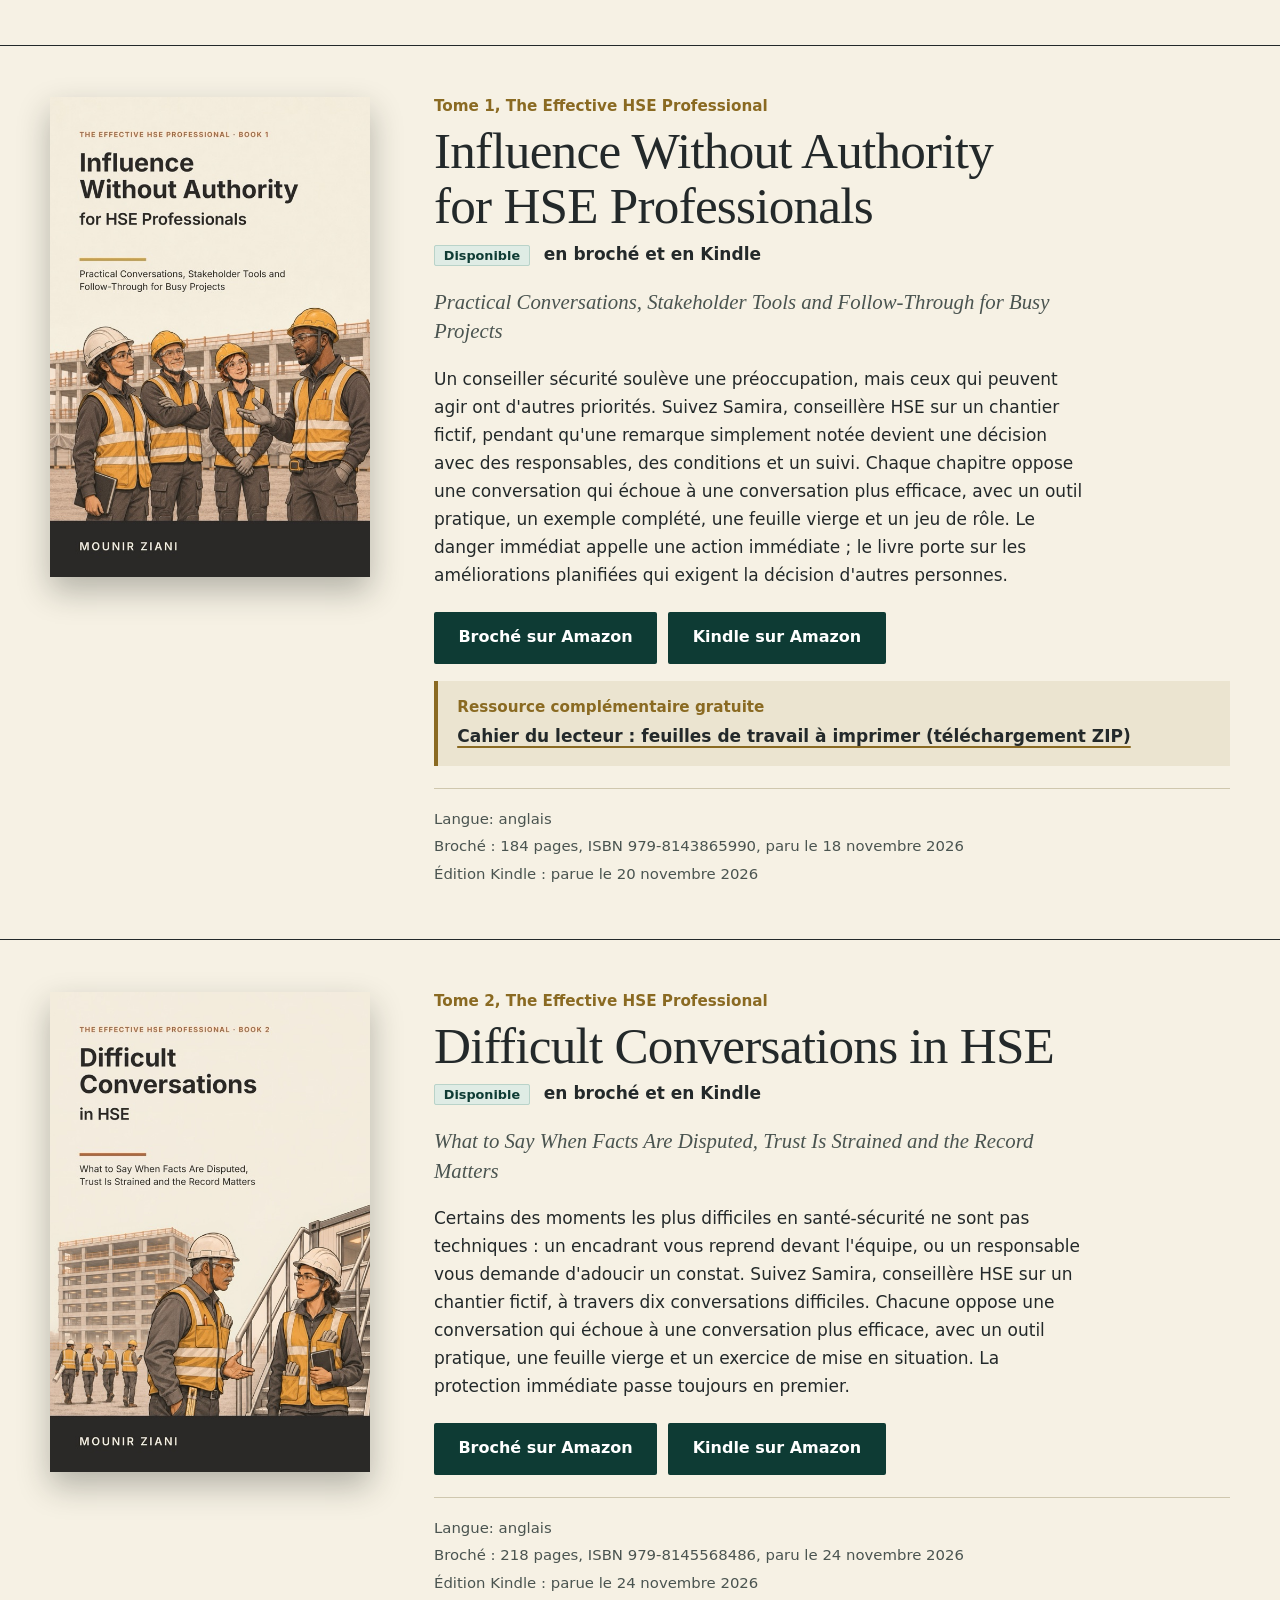
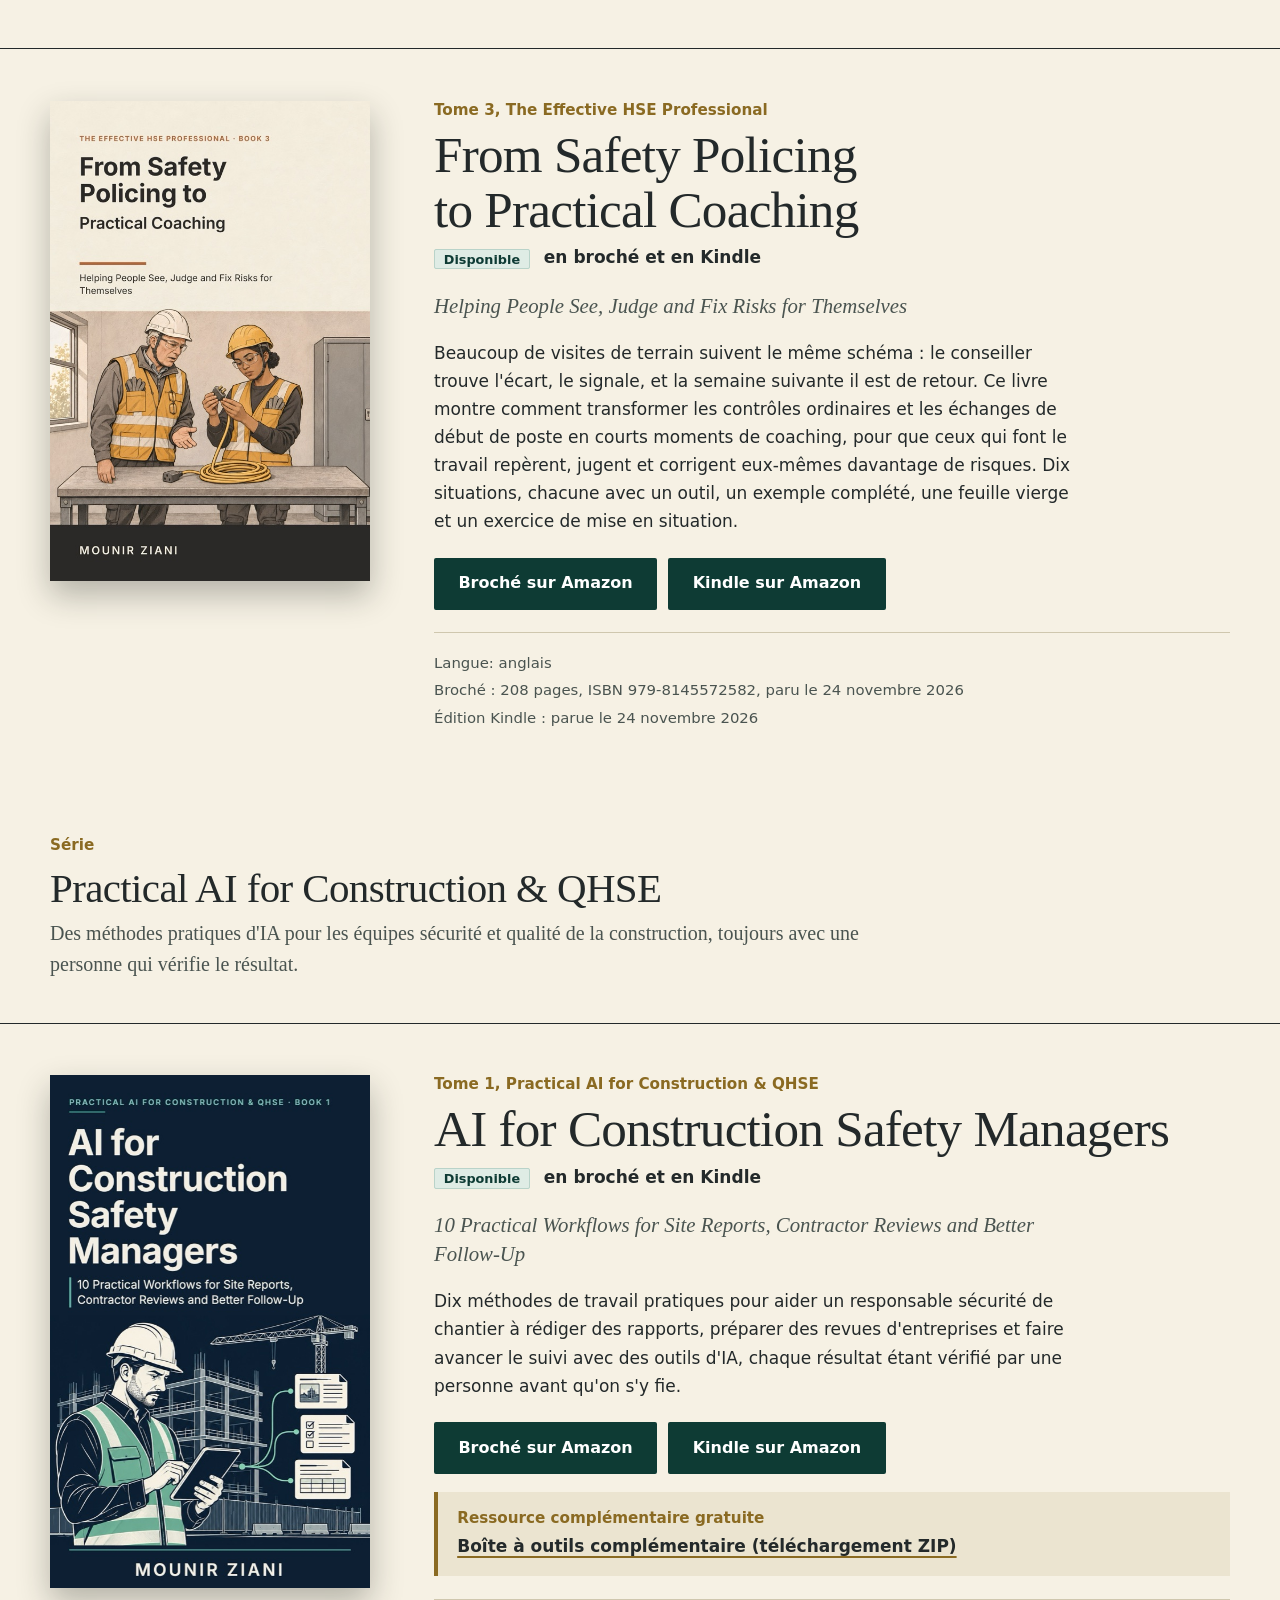
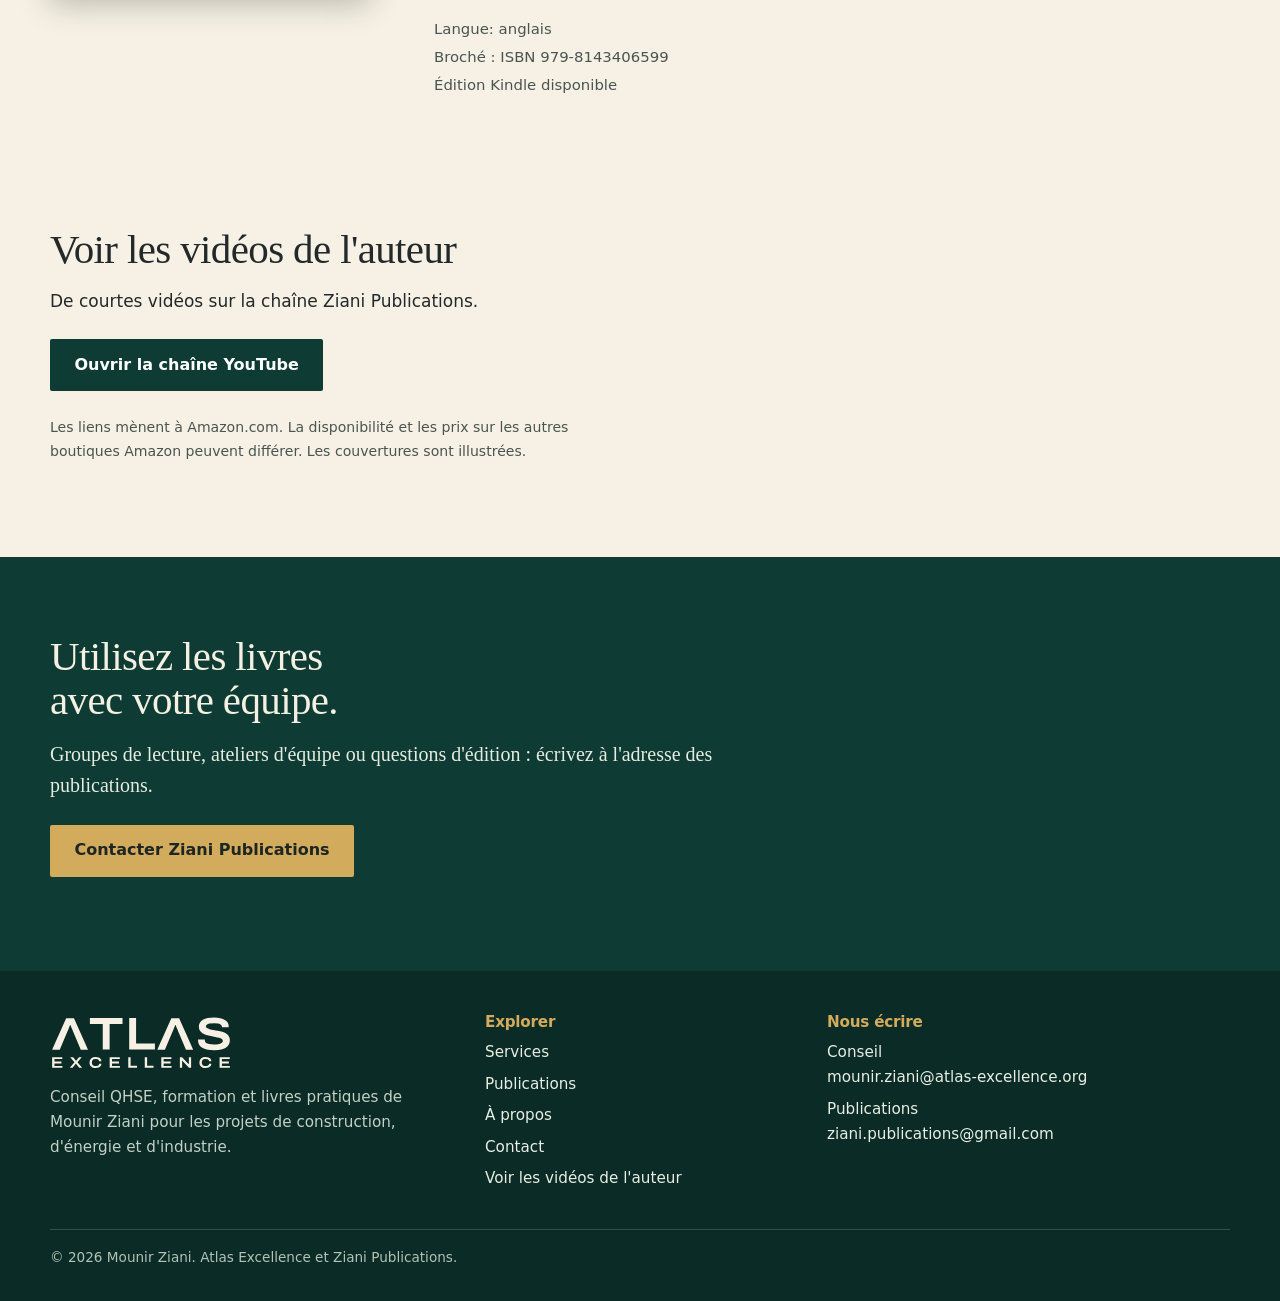
<file: fr/publications/index.html>
<!doctype html>
<html lang="fr"><head><meta charset="utf-8">
<meta name="viewport" content="width=device-width, initial-scale=1">
<title>Livres et ressources pour professionnels HSE | Ziani Publications</title>
<meta name="description" content="Livres de Mounir Ziani pour les professionnels HSE : The Effective HSE Professional et AI for Construction Safety Managers, avec ressources gratuites.">
<link rel="canonical" href="https://www.atlas-excellence.org/fr/publications/"><link rel="alternate" hreflang="en" href="https://www.atlas-excellence.org/publications/"><link rel="alternate" hreflang="fr" href="https://www.atlas-excellence.org/fr/publications/"><link rel="alternate" hreflang="x-default" href="https://www.atlas-excellence.org/publications/">
<meta name="theme-color" content="#0e3b34">
<meta property="og:type" content="website"><meta property="og:site_name" content="Atlas Excellence">
<meta property="og:title" content="Livres et ressources pour professionnels HSE | Ziani Publications"><meta property="og:description" content="Livres de Mounir Ziani pour les professionnels HSE : The Effective HSE Professional et AI for Construction Safety Managers, avec ressources gratuites."><meta property="og:url" content="https://www.atlas-excellence.org/fr/publications/">
<meta property="og:image" content="https://www.atlas-excellence.org/assets/img/book-influence.jpg"><meta property="og:locale" content="fr_FR">
<link rel="icon" href="/favicon.svg" type="image/svg+xml"><link rel="icon" href="/favicon-32.png" sizes="32x32" type="image/png"><link rel="icon" href="/favicon.ico" sizes="any"><link rel="apple-touch-icon" href="/apple-touch-icon.png">
<link rel="stylesheet" href="/assets/style.css?v=c89d78c9">
</head><body>
<a class="skip" href="#main">Aller au contenu</a>
<header class="top"><a class="brand" href="/fr/" aria-label="Atlas Excellence, accueil"><img src="/assets/img/atlas-excellence-logo.svg" alt="Atlas Excellence" width="155" height="46"></a>
<nav class="main" aria-label="Navigation principale"><a href="/fr/services/">Services</a><a href="/fr/publications/" aria-current="page">Publications</a><a href="/fr/a-propos/">À propos</a><a href="/fr/contact/">Contact</a><div class="lang" role="group" aria-label="Langue"><span aria-current="true" lang="fr">FR</span><a href="/publications/" lang="en" hreflang="en" title="Read this site in English" aria-label="English">EN</a></div></nav></header>
<main id="main"><div class="page-head"><h1>Ziani Publications</h1><p class="lead">La maison d&#x27;édition d&#x27;Atlas Excellence. Des guides de terrain pratiques pour les professionnels HSE, écrits en anglais. Chaque lien d&#x27;achat ci-dessous a été vérifié par rapport au titre, à l&#x27;auteur et au format exacts. Les titres restent dans leur langue d&#x27;origine.</p></div><section class="band tint shelf" aria-labelledby="shelf-h"><div class="shelf-intro"><h2 id="shelf-h">Choisir un livre et un format</h2><p>Les trois premiers livres forment une série à lire dans l&#x27;ordre. Chaque bouton ouvre cette édition sur Amazon.com.</p></div><div class="shelf-grid"><div class="group hse"><p class="label">Série, dans l&#x27;ordre de lecture</p><h3>The Effective HSE Professional</h3><ol class="books"><li class=""><a class="cv" href="#influence"><img src="/assets/img/book-influence.jpg" alt="Couverture de Influence Without Authority for HSE Professionals de Mounir Ziani : quatre professionnels de chantier discutent devant un bâtiment en construction" width="600" height="900" loading="lazy" decoding="async"></a><div class="meta"><a class="t" href="#influence" lang="en">Influence Without Authority for HSE Professionals</a><p class="n">Tome 1</p><div class="fmt"><a class="btn" href="https://www.amazon.com/dp/B0HSDG35H7" rel="noopener" aria-label="Influence Without Authority for HSE Professionals : acheter l&#x27;édition Broché sur Amazon.com">Broché</a><a class="btn" href="https://www.amazon.com/dp/B0HSCT9LJW" rel="noopener" aria-label="Influence Without Authority for HSE Professionals : acheter l&#x27;édition Kindle sur Amazon.com">Kindle</a></div></div></li><li class=""><a class="cv" href="#difficult-conversations"><img src="/assets/img/book-difficult-conversations.jpg" alt="Couverture de Difficult Conversations in HSE de Mounir Ziani : un encadrant expérimenté et une conseillère HSE discutent devant un bâtiment en construction" width="600" height="900" loading="lazy" decoding="async"></a><div class="meta"><a class="t" href="#difficult-conversations" lang="en">Difficult Conversations in HSE</a><p class="n">Tome 2</p><div class="fmt"><a class="btn" href="https://www.amazon.com/dp/B0HSSVHWSF" rel="noopener" aria-label="Difficult Conversations in HSE : acheter l&#x27;édition Broché sur Amazon.com">Broché</a><a class="btn" href="https://www.amazon.com/dp/B0HSSBXHX3" rel="noopener" aria-label="Difficult Conversations in HSE : acheter l&#x27;édition Kindle sur Amazon.com">Kindle</a></div></div></li><li class=""><a class="cv" href="#policing-to-coaching"><img src="/assets/img/book-policing-coaching.jpg" alt="Couverture de From Safety Policing to Practical Coaching de Mounir Ziani : un encadrant et une conseillère HSE examinent une rallonge électrique jaune enroulée sur un établi" width="600" height="900" loading="lazy" decoding="async"></a><div class="meta"><a class="t" href="#policing-to-coaching" lang="en">From Safety Policing to Practical Coaching</a><p class="n">Tome 3</p><div class="fmt"><a class="btn" href="https://www.amazon.com/dp/B0HSTNPKYK" rel="noopener" aria-label="From Safety Policing to Practical Coaching : acheter l&#x27;édition Broché sur Amazon.com">Broché</a><a class="btn" href="https://www.amazon.com/dp/B0HSSJFD8R" rel="noopener" aria-label="From Safety Policing to Practical Coaching : acheter l&#x27;édition Kindle sur Amazon.com">Kindle</a></div></div></li></ol></div><div class="group ai"><p class="label">Série distincte</p><h3>Practical AI for Construction &amp; QHSE</h3><ol class="books"><li class="solo"><a class="cv" href="#ai-safety"><img src="/assets/img/book-ai-safety.jpg" alt="Couverture de AI for Construction Safety Managers de Mounir Ziani : un responsable sécurité avec une tablette près d&#x27;une structure de bâtiment et d&#x27;une grue" width="562" height="900" loading="lazy" decoding="async"></a><div class="meta"><a class="t" href="#ai-safety" lang="en">AI for Construction Safety Managers</a><p class="n"></p><div class="fmt"><a class="btn" href="https://www.amazon.com/dp/B0HS64HTWH" rel="noopener" aria-label="AI for Construction Safety Managers : acheter l&#x27;édition Broché sur Amazon.com">Broché</a><a class="btn" href="https://www.amazon.com/dp/B0HS67H8T9" rel="noopener" aria-label="AI for Construction Safety Managers : acheter l&#x27;édition Kindle sur Amazon.com">Kindle</a></div></div></li></ol></div></div></section><section id="series-effective-hse" aria-labelledby="s-effective-hse"><div class="series-head"><p class="label">Série</p><h2 id="s-effective-hse">The Effective HSE Professional</h2><p class="lead" style="max-width:44em">Des guides de terrain pour les professionnels HSE qui doivent influencer les décisions, s&#x27;exprimer et assurer le suivi. Chaque livre suit des conversations de chantier réalistes et propose des outils à mettre en pratique dès le prochain poste.</p></div><article class="entry" id="influence"><div class="cover"><img src="/assets/img/book-influence.jpg" alt="Couverture de Influence Without Authority for HSE Professionals de Mounir Ziani : quatre professionnels de chantier discutent devant un bâtiment en construction" width="600" height="900" loading="lazy"></div>
<div class="ehead"><p class="series">Tome 1, The Effective HSE Professional</p><h2 lang="en">Influence Without Authority for HSE Professionals</h2>
<p class="avail"><span class="badge">Disponible</span> en broché et en Kindle</p></div>
<div class="ebody"><p class="sub">Practical Conversations, Stakeholder Tools and Follow-Through for Busy Projects</p><p class="desc">Un conseiller sécurité soulève une préoccupation, mais ceux qui peuvent agir ont d&#x27;autres priorités. Suivez Samira, conseillère HSE sur un chantier fictif, pendant qu&#x27;une remarque simplement notée devient une décision avec des responsables, des conditions et un suivi. Chaque chapitre oppose une conversation qui échoue à une conversation plus efficace, avec un outil pratique, un exemple complété, une feuille vierge et un jeu de rôle. Le danger immédiat appelle une action immédiate ; le livre porte sur les améliorations planifiées qui exigent la décision d&#x27;autres personnes.</p>
<div class="buy"><a class="btn" href="https://www.amazon.com/dp/B0HSDG35H7" rel="noopener">Broché sur Amazon</a><a class="btn" href="https://www.amazon.com/dp/B0HSCT9LJW" rel="noopener">Kindle sur Amazon</a></div>
<div class="res"><p class="label">Ressource complémentaire gratuite</p><p><a class="textlink" href="https://zianiconsulting-lgtm.github.io/influence-workbook/" rel="noopener">Cahier du lecteur : feuilles de travail à imprimer (téléchargement ZIP)</a></p></div>
<ul class="facts-list"><li>Langue: anglais</li><li>Broché : 184 pages, ISBN 979-8143865990, paru le 18 novembre 2026</li><li>Édition Kindle : parue le 20 novembre 2026</li></ul></div></article><article class="entry" id="difficult-conversations"><div class="cover"><img src="/assets/img/book-difficult-conversations.jpg" alt="Couverture de Difficult Conversations in HSE de Mounir Ziani : un encadrant expérimenté et une conseillère HSE discutent devant un bâtiment en construction" width="600" height="900" loading="lazy"></div>
<div class="ehead"><p class="series">Tome 2, The Effective HSE Professional</p><h2 lang="en">Difficult Conversations in HSE</h2>
<p class="avail"><span class="badge">Disponible</span> en broché et en Kindle</p></div>
<div class="ebody"><p class="sub">What to Say When Facts Are Disputed, Trust Is Strained and the Record Matters</p><p class="desc">Certains des moments les plus difficiles en santé-sécurité ne sont pas techniques : un encadrant vous reprend devant l&#x27;équipe, ou un responsable vous demande d&#x27;adoucir un constat. Suivez Samira, conseillère HSE sur un chantier fictif, à travers dix conversations difficiles. Chacune oppose une conversation qui échoue à une conversation plus efficace, avec un outil pratique, une feuille vierge et un exercice de mise en situation. La protection immédiate passe toujours en premier.</p>
<div class="buy"><a class="btn" href="https://www.amazon.com/dp/B0HSSVHWSF" rel="noopener">Broché sur Amazon</a><a class="btn" href="https://www.amazon.com/dp/B0HSSBXHX3" rel="noopener">Kindle sur Amazon</a></div>

<ul class="facts-list"><li>Langue: anglais</li><li>Broché : 218 pages, ISBN 979-8145568486, paru le 24 novembre 2026</li><li>Édition Kindle : parue le 24 novembre 2026</li></ul></div></article><article class="entry" id="policing-to-coaching"><div class="cover"><img src="/assets/img/book-policing-coaching.jpg" alt="Couverture de From Safety Policing to Practical Coaching de Mounir Ziani : un encadrant et une conseillère HSE examinent une rallonge électrique jaune enroulée sur un établi" width="600" height="900" loading="lazy"></div>
<div class="ehead"><p class="series">Tome 3, The Effective HSE Professional</p><h2 lang="en">From Safety Policing to Practical Coaching</h2>
<p class="avail"><span class="badge">Disponible</span> en broché et en Kindle</p></div>
<div class="ebody"><p class="sub">Helping People See, Judge and Fix Risks for Themselves</p><p class="desc">Beaucoup de visites de terrain suivent le même schéma : le conseiller trouve l&#x27;écart, le signale, et la semaine suivante il est de retour. Ce livre montre comment transformer les contrôles ordinaires et les échanges de début de poste en courts moments de coaching, pour que ceux qui font le travail repèrent, jugent et corrigent eux-mêmes davantage de risques. Dix situations, chacune avec un outil, un exemple complété, une feuille vierge et un exercice de mise en situation.</p>
<div class="buy"><a class="btn" href="https://www.amazon.com/dp/B0HSTNPKYK" rel="noopener">Broché sur Amazon</a><a class="btn" href="https://www.amazon.com/dp/B0HSSJFD8R" rel="noopener">Kindle sur Amazon</a></div>

<ul class="facts-list"><li>Langue: anglais</li><li>Broché : 208 pages, ISBN 979-8145572582, paru le 24 novembre 2026</li><li>Édition Kindle : parue le 24 novembre 2026</li></ul></div></article></section><section id="series-practical-ai" aria-labelledby="s-practical-ai"><div class="series-head"><p class="label">Série</p><h2 id="s-practical-ai">Practical AI for Construction &amp; QHSE</h2><p class="lead" style="max-width:44em">Des méthodes pratiques d&#x27;IA pour les équipes sécurité et qualité de la construction, toujours avec une personne qui vérifie le résultat.</p></div><article class="entry" id="ai-safety"><div class="cover"><img src="/assets/img/book-ai-safety.jpg" alt="Couverture de AI for Construction Safety Managers de Mounir Ziani : un responsable sécurité avec une tablette près d&#x27;une structure de bâtiment et d&#x27;une grue" width="562" height="900" loading="lazy"></div>
<div class="ehead"><p class="series">Tome 1, Practical AI for Construction &amp; QHSE</p><h2 lang="en">AI for Construction Safety Managers</h2>
<p class="avail"><span class="badge">Disponible</span> en broché et en Kindle</p></div>
<div class="ebody"><p class="sub">10 Practical Workflows for Site Reports, Contractor Reviews and Better Follow-Up</p><p class="desc">Dix méthodes de travail pratiques pour aider un responsable sécurité de chantier à rédiger des rapports, préparer des revues d&#x27;entreprises et faire avancer le suivi avec des outils d&#x27;IA, chaque résultat étant vérifié par une personne avant qu&#x27;on s&#x27;y fie.</p>
<div class="buy"><a class="btn" href="https://www.amazon.com/dp/B0HS64HTWH" rel="noopener">Broché sur Amazon</a><a class="btn" href="https://www.amazon.com/dp/B0HS67H8T9" rel="noopener">Kindle sur Amazon</a></div>
<div class="res"><p class="label">Ressource complémentaire gratuite</p><p><a class="textlink" href="https://zianiconsulting-lgtm.github.io/ai-construction-safety-companion/" rel="noopener">Boîte à outils complémentaire (téléchargement ZIP)</a></p></div>
<ul class="facts-list"><li>Langue: anglais</li><li>Broché : ISBN 979-8143406599</li><li>Édition Kindle disponible</li></ul></div></article></section><section class="band"><h2>Voir les vidéos de l&#x27;auteur</h2><p>De courtes vidéos sur la chaîne Ziani Publications.</p><p class="actions"><a class="btn" href="https://www.youtube.com/channel/UCbkC--eopEjJysyLnugOW-A" rel="noopener">Ouvrir la chaîne YouTube</a></p><p style="font-size:.88rem;color:var(--muted);margin-top:1.6rem">Les liens mènent à Amazon.com. La disponibilité et les prix sur les autres boutiques Amazon peuvent différer. Les couvertures sont illustrées.</p></section><section class="band on-green callout"><h2>Utilisez les livres avec votre équipe.</h2><p class="lead">Groupes de lecture, ateliers d&#x27;équipe ou questions d&#x27;édition : écrivez à l&#x27;adresse des publications.</p><p class="actions"><a class="btn" href="mailto:ziani.publications@gmail.com?subject=Demande%20Publications">Contacter Ziani Publications</a></p></section></main>
<footer>
<div><a class="fb" href="/fr/" aria-label="Atlas Excellence"><img src="/assets/img/atlas-excellence-logo-dark.svg" alt="Atlas Excellence" width="182" height="54"></a><p>Conseil QHSE, formation et livres pratiques de Mounir Ziani pour les projets de construction, d&#x27;énergie et d&#x27;industrie.</p></div>
<div><h2>Explorer</h2><ul><li><a href="/fr/services/">Services</a></li><li><a href="/fr/publications/">Publications</a></li><li><a href="/fr/a-propos/">À propos</a></li><li><a href="/fr/contact/">Contact</a></li><li><a href="https://www.youtube.com/channel/UCbkC--eopEjJysyLnugOW-A" rel="noopener">Voir les vidéos de l&#x27;auteur</a></li></ul></div>
<div><h2>Nous écrire</h2><ul>
<li>Conseil<br><a href="mailto:mounir.ziani@atlas-excellence.org?subject=Demande%20de%20conseil">mounir.ziani@atlas-excellence.org</a></li>
<li>Publications<br><a href="mailto:ziani.publications@gmail.com?subject=Demande%20Publications">ziani.publications@gmail.com</a></li></ul></div>
<div class="legal">© 2026 Mounir Ziani. Atlas Excellence et Ziani Publications.</div>
</footer>
</body></html>
</file>
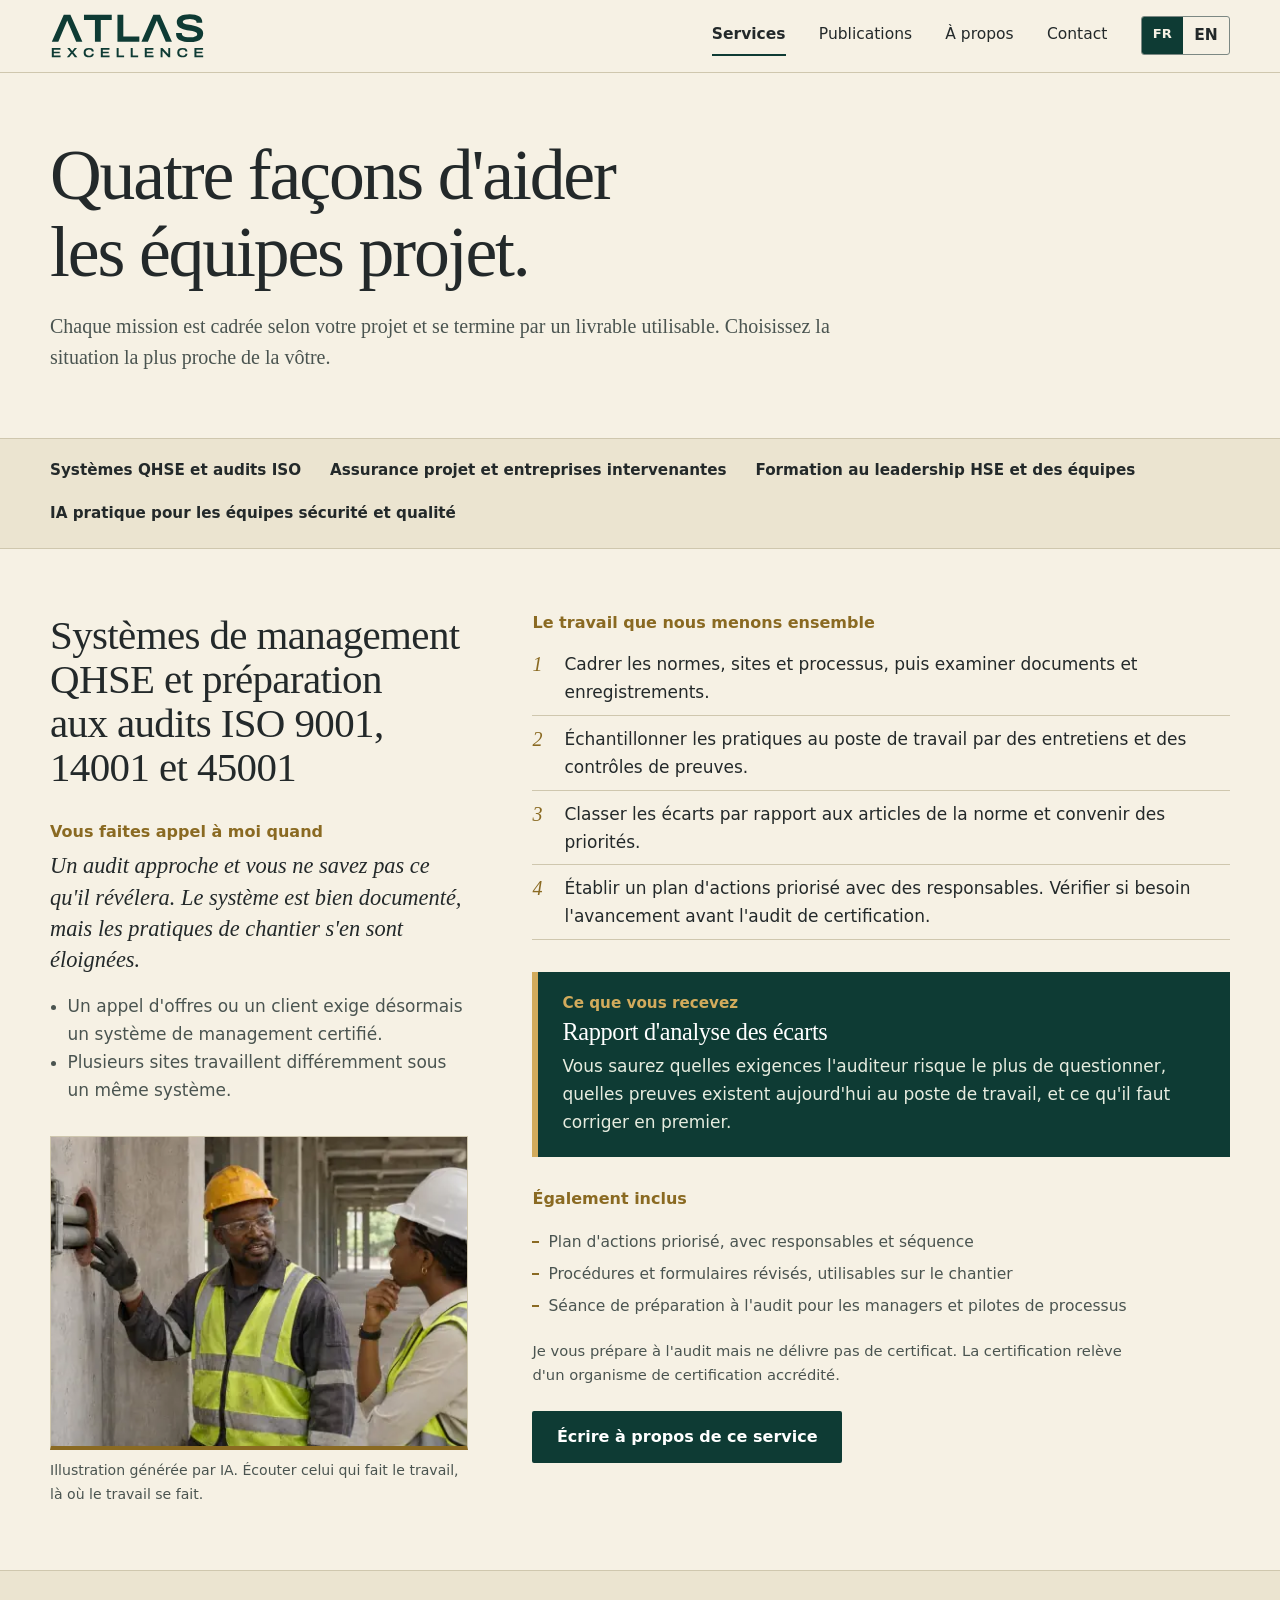
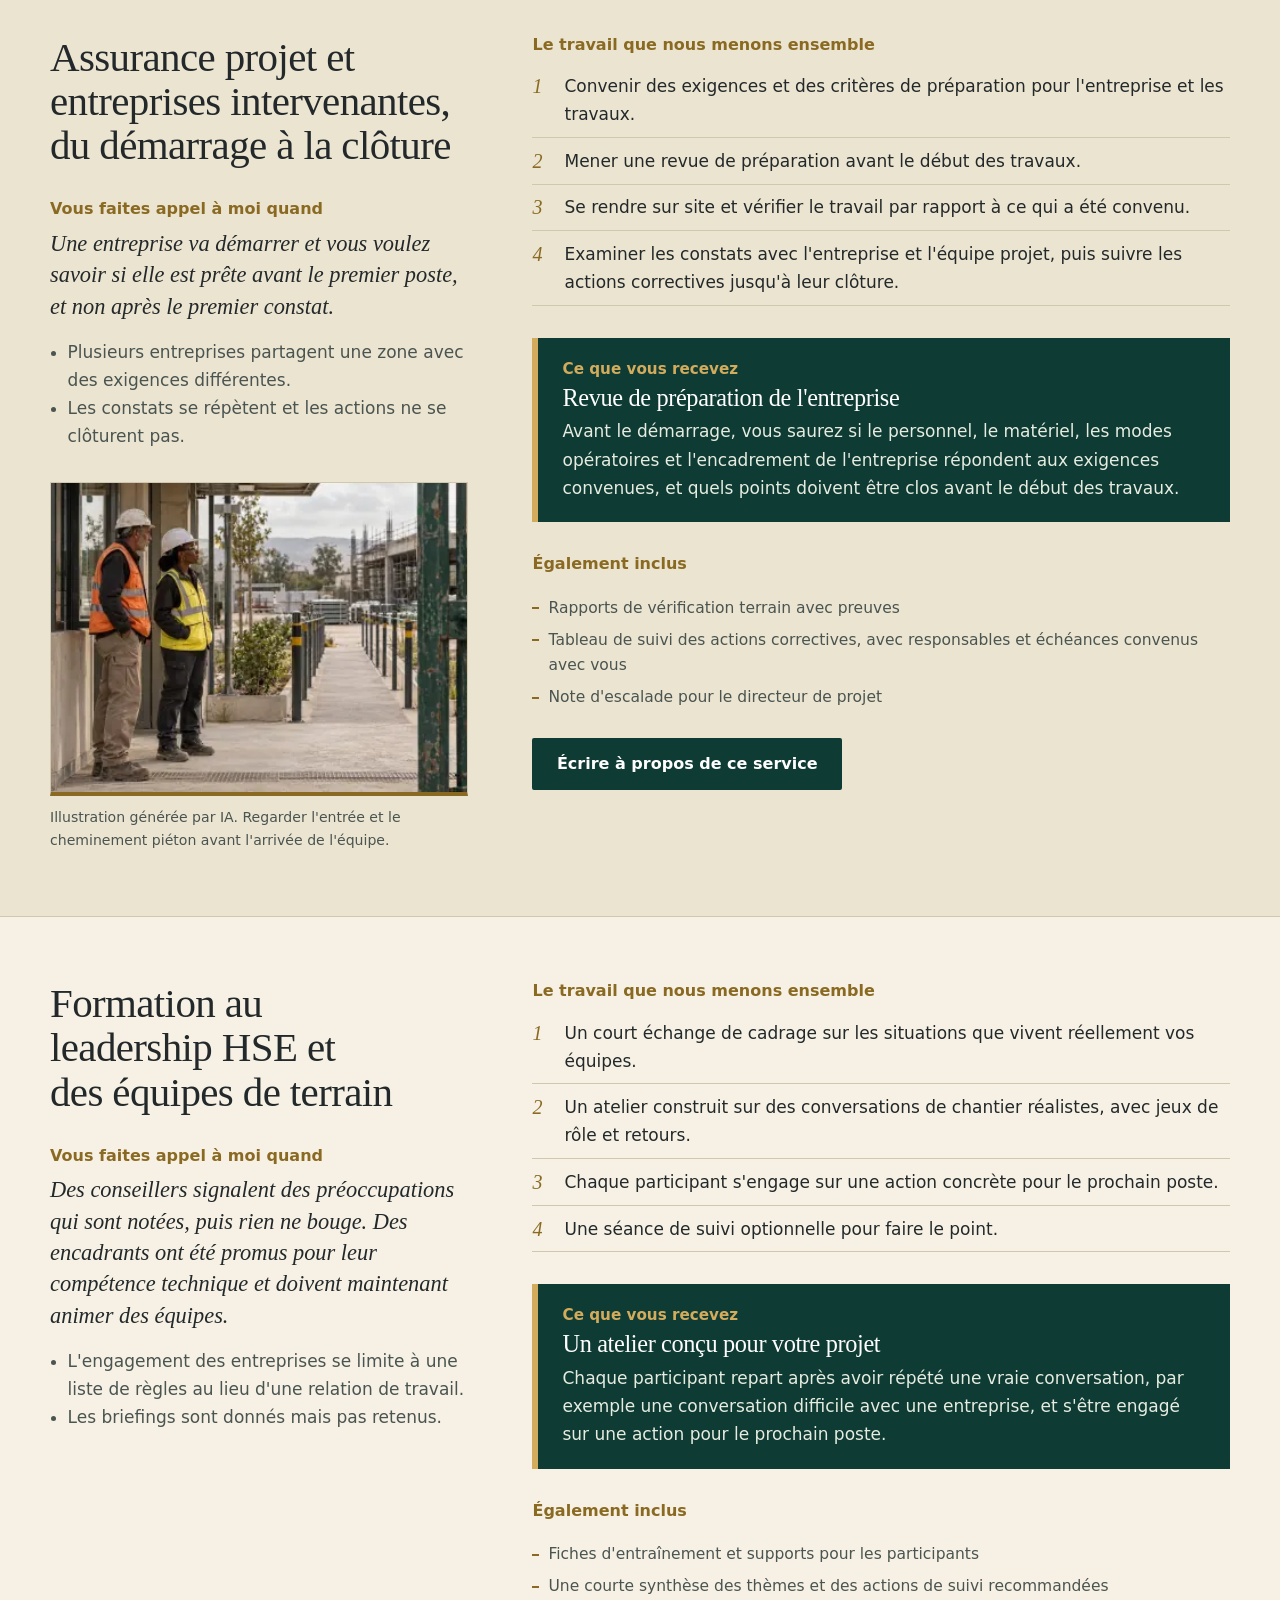
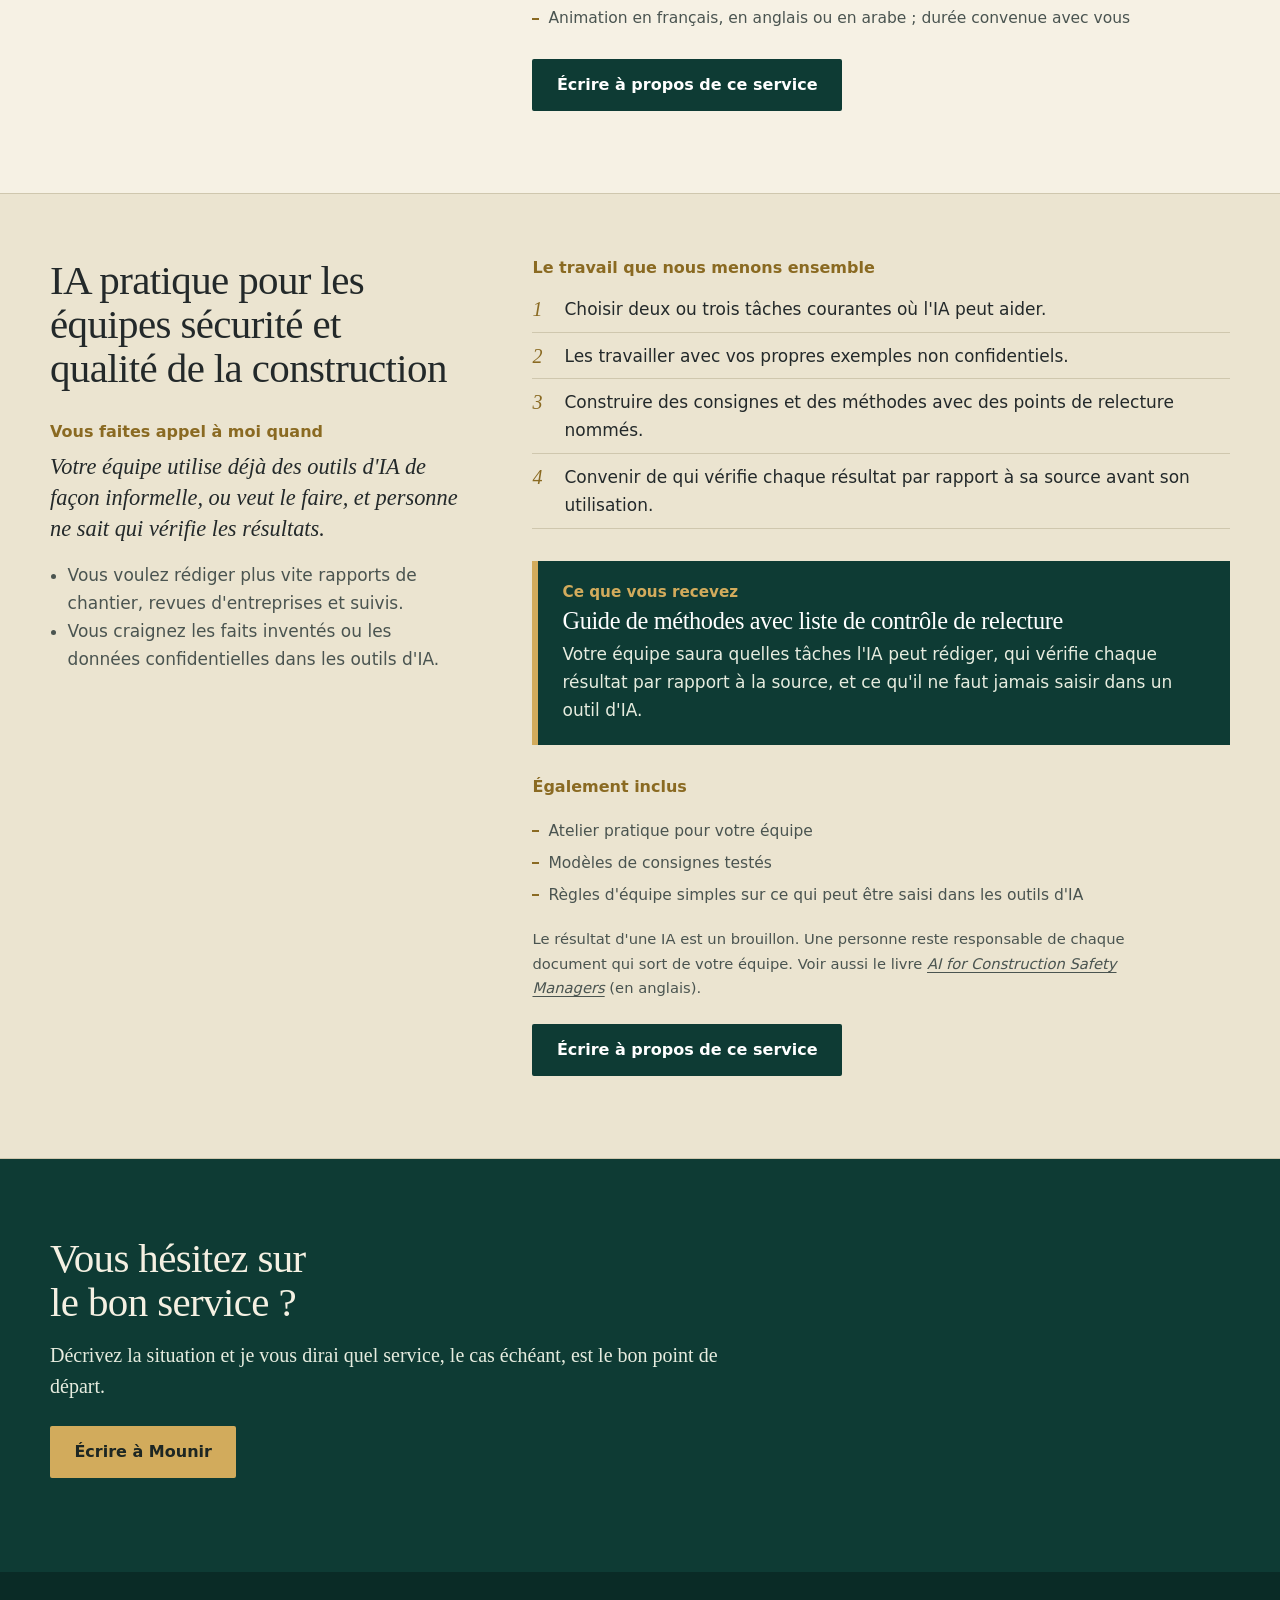
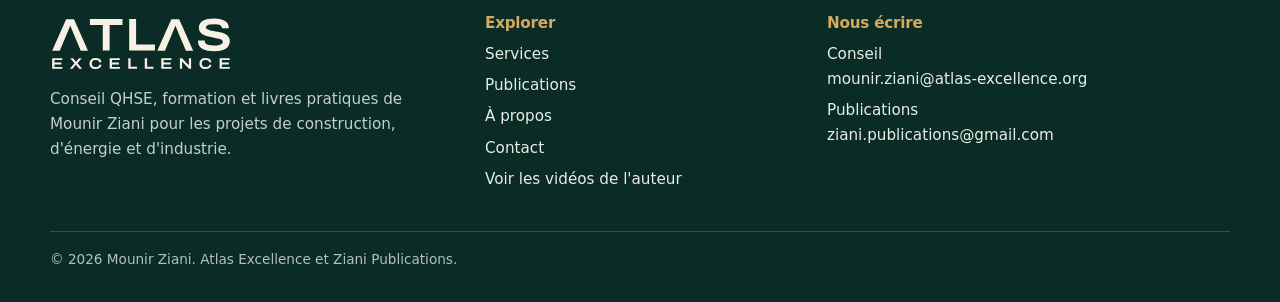
<file: fr/services/index.html>
<!doctype html>
<html lang="fr"><head><meta charset="utf-8">
<meta name="viewport" content="width=device-width, initial-scale=1">
<title>Services de conseil QHSE | Atlas Excellence</title>
<meta name="description" content="Préparation aux audits ISO 9001, 14001 et 45001, assurance des entreprises intervenantes, formation au leadership HSE et IA pratique pour les équipes sécurité et qualité.">
<link rel="canonical" href="https://www.atlas-excellence.org/fr/services/"><link rel="alternate" hreflang="en" href="https://www.atlas-excellence.org/services/"><link rel="alternate" hreflang="fr" href="https://www.atlas-excellence.org/fr/services/"><link rel="alternate" hreflang="x-default" href="https://www.atlas-excellence.org/services/">
<meta name="theme-color" content="#0e3b34">
<meta property="og:type" content="website"><meta property="og:site_name" content="Atlas Excellence">
<meta property="og:title" content="Services de conseil QHSE | Atlas Excellence"><meta property="og:description" content="Préparation aux audits ISO 9001, 14001 et 45001, assurance des entreprises intervenantes, formation au leadership HSE et IA pratique pour les équipes sécurité et qualité."><meta property="og:url" content="https://www.atlas-excellence.org/fr/services/">
<meta property="og:image" content="https://www.atlas-excellence.org/assets/img/book-influence.jpg"><meta property="og:locale" content="fr_FR">
<link rel="icon" href="/favicon.svg" type="image/svg+xml"><link rel="icon" href="/favicon-32.png" sizes="32x32" type="image/png"><link rel="icon" href="/favicon.ico" sizes="any"><link rel="apple-touch-icon" href="/apple-touch-icon.png">
<link rel="stylesheet" href="/assets/style.css?v=c89d78c9">
</head><body>
<a class="skip" href="#main">Aller au contenu</a>
<header class="top"><a class="brand" href="/fr/" aria-label="Atlas Excellence, accueil"><img src="/assets/img/atlas-excellence-logo.svg" alt="Atlas Excellence" width="155" height="46"></a>
<nav class="main" aria-label="Navigation principale"><a href="/fr/services/" aria-current="page">Services</a><a href="/fr/publications/">Publications</a><a href="/fr/a-propos/">À propos</a><a href="/fr/contact/">Contact</a><div class="lang" role="group" aria-label="Langue"><span aria-current="true" lang="fr">FR</span><a href="/services/" lang="en" hreflang="en" title="Read this site in English" aria-label="English">EN</a></div></nav></header>
<main id="main"><div class="page-head"><h1>Quatre façons d&#x27;aider les équipes projet.</h1><p class="lead">Chaque mission est cadrée selon votre projet et se termine par un livrable utilisable. Choisissez la situation la plus proche de la vôtre.</p></div><nav class="subnav" aria-label="Services"><a href="#qhse">Systèmes QHSE et audits ISO</a><a href="#assurance">Assurance projet et entreprises intervenantes</a><a href="#training">Formation au leadership HSE et des équipes</a><a href="#ai">IA pratique pour les équipes sécurité et qualité</a></nav><section class="svc" id="qhse" aria-labelledby="qhse-h"><div class="call-when"><h2 id="qhse-h">Systèmes de management QHSE et préparation aux audits ISO 9001, 14001 et 45001</h2><h3 class="sub">Vous faites appel à moi quand</h3><p class="situation">Un audit approche et vous ne savez pas ce qu&#x27;il révélera. Le système est bien documenté, mais les pratiques de chantier s&#x27;en sont éloignées.</p><ul><li>Un appel d&#x27;offres ou un client exige désormais un système de management certifié.</li><li>Plusieurs sites travaillent différemment sous un même système.</li></ul><figure class="art side assurance"><img src="/assets/img/photo/field-assurance-1200.webp" srcset="/assets/img/photo/field-assurance-480.webp 480w, /assets/img/photo/field-assurance-800.webp 800w, /assets/img/photo/field-assurance-1200.webp 1200w" sizes="(min-width:901px) 36vw, 100vw" alt="Contre un mur en béton d&#x27;un bâtiment en construction, un ouvrier au casque jaune montre des conduits qui traversent le mur pendant qu&#x27;une collègue au casque blanc l&#x27;écoute, la main sur le menton." width="1536" height="1024" loading="lazy" decoding="async"><figcaption>Illustration générée par IA. Écouter celui qui fait le travail, là où le travail se fait.</figcaption></figure></div>
<div><h3 class="sub" style="margin-top:0">Le travail que nous menons ensemble</h3><ol><li><span>Cadrer les normes, sites et processus, puis examiner documents et enregistrements.</span></li><li><span>Échantillonner les pratiques au poste de travail par des entretiens et des contrôles de preuves.</span></li><li><span>Classer les écarts par rapport aux articles de la norme et convenir des priorités.</span></li><li><span>Établir un plan d&#x27;actions priorisé avec des responsables. Vérifier si besoin l&#x27;avancement avant l&#x27;audit de certification.</span></li></ol>
<div class="deliver"><p class="label">Ce que vous recevez</p><h3>Rapport d&#x27;analyse des écarts</h3><p>Vous saurez quelles exigences l&#x27;auditeur risque le plus de questionner, quelles preuves existent aujourd&#x27;hui au poste de travail, et ce qu&#x27;il faut corriger en premier.</p></div>
<h3 class="sub">Également inclus</h3><ul class="also"><li>Plan d&#x27;actions priorisé, avec responsables et séquence</li><li>Procédures et formulaires révisés, utilisables sur le chantier</li><li>Séance de préparation à l&#x27;audit pour les managers et pilotes de processus</li></ul><p class="note">Je vous prépare à l'audit mais ne délivre pas de certificat. La certification relève d'un organisme de certification accrédité.</p>
<p class="actions"><a class="btn" href="mailto:mounir.ziani@atlas-excellence.org?subject=Demande%20de%20conseil%20%3A%20Syst%C3%A8mes%20QHSE%20et%20audits%20ISO">Écrire à propos de ce service</a></p></div></section><section class="svc" id="assurance" aria-labelledby="assurance-h"><div class="call-when"><h2 id="assurance-h">Assurance projet et entreprises intervenantes, du démarrage à la clôture</h2><h3 class="sub">Vous faites appel à moi quand</h3><p class="situation">Une entreprise va démarrer et vous voulez savoir si elle est prête avant le premier poste, et non après le premier constat.</p><ul><li>Plusieurs entreprises partagent une zone avec des exigences différentes.</li><li>Les constats se répètent et les actions ne se clôturent pas.</li></ul><figure class="art side readiness"><img src="/assets/img/photo/contractor-readiness-1200.webp" srcset="/assets/img/photo/contractor-readiness-480.webp 480w, /assets/img/photo/contractor-readiness-800.webp 800w, /assets/img/photo/contractor-readiness-1200.webp 1200w" sizes="(min-width:901px) 36vw, 100vw" alt="Un encadrant d&#x27;entreprise et une représentante du projet se tiennent près de la guérite à l&#x27;entrée d&#x27;un chantier et regardent le cheminement piéton bordé de potelets qui mène aux travaux. Un portail vert ouvert occupe le premier plan." width="1672" height="941" loading="lazy" decoding="async"><figcaption>Illustration générée par IA. Regarder l&#x27;entrée et le cheminement piéton avant l&#x27;arrivée de l&#x27;équipe.</figcaption></figure></div>
<div><h3 class="sub" style="margin-top:0">Le travail que nous menons ensemble</h3><ol><li><span>Convenir des exigences et des critères de préparation pour l&#x27;entreprise et les travaux.</span></li><li><span>Mener une revue de préparation avant le début des travaux.</span></li><li><span>Se rendre sur site et vérifier le travail par rapport à ce qui a été convenu.</span></li><li><span>Examiner les constats avec l&#x27;entreprise et l&#x27;équipe projet, puis suivre les actions correctives jusqu&#x27;à leur clôture.</span></li></ol>
<div class="deliver"><p class="label">Ce que vous recevez</p><h3>Revue de préparation de l&#x27;entreprise</h3><p>Avant le démarrage, vous saurez si le personnel, le matériel, les modes opératoires et l&#x27;encadrement de l&#x27;entreprise répondent aux exigences convenues, et quels points doivent être clos avant le début des travaux.</p></div>
<h3 class="sub">Également inclus</h3><ul class="also"><li>Rapports de vérification terrain avec preuves</li><li>Tableau de suivi des actions correctives, avec responsables et échéances convenus avec vous</li><li>Note d&#x27;escalade pour le directeur de projet</li></ul>
<p class="actions"><a class="btn" href="mailto:mounir.ziani@atlas-excellence.org?subject=Demande%20de%20conseil%20%3A%20Assurance%20projet%20et%20entreprises%20intervenantes">Écrire à propos de ce service</a></p></div></section><section class="svc" id="training" aria-labelledby="training-h"><div class="call-when"><h2 id="training-h">Formation au leadership HSE et des équipes de terrain</h2><h3 class="sub">Vous faites appel à moi quand</h3><p class="situation">Des conseillers signalent des préoccupations qui sont notées, puis rien ne bouge. Des encadrants ont été promus pour leur compétence technique et doivent maintenant animer des équipes.</p><ul><li>L&#x27;engagement des entreprises se limite à une liste de règles au lieu d&#x27;une relation de travail.</li><li>Les briefings sont donnés mais pas retenus.</li></ul></div>
<div><h3 class="sub" style="margin-top:0">Le travail que nous menons ensemble</h3><ol><li><span>Un court échange de cadrage sur les situations que vivent réellement vos équipes.</span></li><li><span>Un atelier construit sur des conversations de chantier réalistes, avec jeux de rôle et retours.</span></li><li><span>Chaque participant s&#x27;engage sur une action concrète pour le prochain poste.</span></li><li><span>Une séance de suivi optionnelle pour faire le point.</span></li></ol>
<div class="deliver"><p class="label">Ce que vous recevez</p><h3>Un atelier conçu pour votre projet</h3><p>Chaque participant repart après avoir répété une vraie conversation, par exemple une conversation difficile avec une entreprise, et s&#x27;être engagé sur une action pour le prochain poste.</p></div>
<h3 class="sub">Également inclus</h3><ul class="also"><li>Fiches d&#x27;entraînement et supports pour les participants</li><li>Une courte synthèse des thèmes et des actions de suivi recommandées</li><li>Animation en français, en anglais ou en arabe ; durée convenue avec vous</li></ul>
<p class="actions"><a class="btn" href="mailto:mounir.ziani@atlas-excellence.org?subject=Demande%20de%20conseil%20%3A%20Formation%20au%20leadership%20HSE%20et%20des%20%C3%A9quipes">Écrire à propos de ce service</a></p></div></section><section class="svc" id="ai" aria-labelledby="ai-h"><div class="call-when"><h2 id="ai-h">IA pratique pour les équipes sécurité et qualité de la construction</h2><h3 class="sub">Vous faites appel à moi quand</h3><p class="situation">Votre équipe utilise déjà des outils d&#x27;IA de façon informelle, ou veut le faire, et personne ne sait qui vérifie les résultats.</p><ul><li>Vous voulez rédiger plus vite rapports de chantier, revues d&#x27;entreprises et suivis.</li><li>Vous craignez les faits inventés ou les données confidentielles dans les outils d&#x27;IA.</li></ul></div>
<div><h3 class="sub" style="margin-top:0">Le travail que nous menons ensemble</h3><ol><li><span>Choisir deux ou trois tâches courantes où l&#x27;IA peut aider.</span></li><li><span>Les travailler avec vos propres exemples non confidentiels.</span></li><li><span>Construire des consignes et des méthodes avec des points de relecture nommés.</span></li><li><span>Convenir de qui vérifie chaque résultat par rapport à sa source avant son utilisation.</span></li></ol>
<div class="deliver"><p class="label">Ce que vous recevez</p><h3>Guide de méthodes avec liste de contrôle de relecture</h3><p>Votre équipe saura quelles tâches l&#x27;IA peut rédiger, qui vérifie chaque résultat par rapport à la source, et ce qu&#x27;il ne faut jamais saisir dans un outil d&#x27;IA.</p></div>
<h3 class="sub">Également inclus</h3><ul class="also"><li>Atelier pratique pour votre équipe</li><li>Modèles de consignes testés</li><li>Règles d&#x27;équipe simples sur ce qui peut être saisi dans les outils d&#x27;IA</li></ul><p class="note">Le résultat d'une IA est un brouillon. Une personne reste responsable de chaque document qui sort de votre équipe. Voir aussi le livre <a href="/fr/publications/#ai-safety"><i>AI for Construction Safety Managers</i></a> (en anglais).</p>
<p class="actions"><a class="btn" href="mailto:mounir.ziani@atlas-excellence.org?subject=Demande%20de%20conseil%20%3A%20IA%20pratique%20pour%20les%20%C3%A9quipes%20s%C3%A9curit%C3%A9%20et%20qualit%C3%A9">Écrire à propos de ce service</a></p></div></section><section class="band on-green callout"><h2>Vous hésitez sur le bon service ?</h2><p class="lead">Décrivez la situation et je vous dirai quel service, le cas échéant, est le bon point de départ.</p><p class="actions"><a class="btn" href="mailto:mounir.ziani@atlas-excellence.org?subject=Demande%20de%20conseil">Écrire à Mounir</a></p></section></main>
<footer>
<div><a class="fb" href="/fr/" aria-label="Atlas Excellence"><img src="/assets/img/atlas-excellence-logo-dark.svg" alt="Atlas Excellence" width="182" height="54"></a><p>Conseil QHSE, formation et livres pratiques de Mounir Ziani pour les projets de construction, d&#x27;énergie et d&#x27;industrie.</p></div>
<div><h2>Explorer</h2><ul><li><a href="/fr/services/">Services</a></li><li><a href="/fr/publications/">Publications</a></li><li><a href="/fr/a-propos/">À propos</a></li><li><a href="/fr/contact/">Contact</a></li><li><a href="https://www.youtube.com/channel/UCbkC--eopEjJysyLnugOW-A" rel="noopener">Voir les vidéos de l&#x27;auteur</a></li></ul></div>
<div><h2>Nous écrire</h2><ul>
<li>Conseil<br><a href="mailto:mounir.ziani@atlas-excellence.org?subject=Demande%20de%20conseil">mounir.ziani@atlas-excellence.org</a></li>
<li>Publications<br><a href="mailto:ziani.publications@gmail.com?subject=Demande%20Publications">ziani.publications@gmail.com</a></li></ul></div>
<div class="legal">© 2026 Mounir Ziani. Atlas Excellence et Ziani Publications.</div>
</footer>
</body></html>
</file>
<file: assets/style.css>
/* Atlas Excellence: evergreen, ivory, charcoal, brass. One stylesheet for EN and FR. */
:root{
  --green:#0e3b34; --green-2:#17503f; --ivory:#f6f1e4; --ivory-2:#ebe4d0; --char:#23292a; --muted:#4a5450;
  --brass:#8a6a22;        /* brass for text on ivory (AA) */
  --brass-l:#d2ab5c;      /* brass on evergreen */
  --line:#cfc7ae;
  --serif:'Iowan Old Style','Palatino Linotype',Palatino,'Book Antiqua',Georgia,serif;
  --sans:system-ui,-apple-system,'Segoe UI',Roboto,'Helvetica Neue',Arial,sans-serif;
  --pad:max(1.25rem,calc((100vw - 1180px) / 2));
}
*{box-sizing:border-box}
html{scroll-behavior:smooth}
@media(prefers-reduced-motion:reduce){html{scroll-behavior:auto}*{transition:none!important}}
body{margin:0;background:var(--ivory);color:var(--char);font:1.0625rem/1.65 var(--sans);-webkit-text-size-adjust:100%}
img{max-width:100%;height:auto}
a{color:inherit;text-underline-offset:.22em;text-decoration-thickness:1px}
:focus-visible{outline:3px solid var(--char);outline-offset:3px;box-shadow:0 0 0 6px var(--ivory)}
.on-green :focus-visible,footer :focus-visible{outline-color:var(--brass-l);box-shadow:0 0 0 6px var(--green)}
.skip{position:absolute;left:-200vw;top:0;background:#fff;color:#000;padding:.7rem 1rem;z-index:30}
.skip:focus{left:1rem;top:1rem}
h1,h2,h3{font-family:var(--serif);font-weight:400;line-height:1.08;letter-spacing:-.015em;margin:0;text-wrap:balance}
h1{font-size:clamp(2.35rem,5.6vw,4.6rem);letter-spacing:-.03em}
h2{font-size:clamp(1.75rem,3.2vw,2.7rem);margin-bottom:1rem}
h3{font-size:clamp(1.25rem,1.9vw,1.55rem);margin-bottom:.5rem}
p{margin:0 0 1.1rem;max-width:64ch}
.label{font:600 .95rem/1.4 var(--sans);color:var(--brass);margin:0 0 .6rem}
.on-green .label{color:var(--brass-l)}
.lead{font:1.25rem/1.55 var(--serif);color:var(--muted)}
.on-green .lead{color:#e6ecdf}
.band{padding:clamp(3rem,6vw,5.5rem) var(--pad)}
.on-green{background:var(--green);color:#f4f0e2}
.tint{background:var(--ivory-2)}

/* header */
header.top{display:flex;flex-wrap:wrap;align-items:center;justify-content:space-between;gap:.5rem 2rem;padding:.8rem var(--pad);background:var(--ivory);border-bottom:1px solid var(--line)}
.brand{display:flex;align-items:center;gap:.7rem;text-decoration:none;color:var(--green)}
.brand img{display:block;height:46px;width:auto}
.brand .sig{display:grid;place-items:center;width:2.4rem;height:2.6rem;background:var(--green);color:var(--ivory);font:italic 1.9rem var(--serif);border-bottom:3px solid var(--brass-l)}
.brand .wm{font:600 1.55rem/1 var(--serif);letter-spacing:-.01em}
nav.main{display:flex;align-items:center;gap:clamp(.9rem,2.6vw,2.1rem);flex-wrap:wrap}
nav.main a{text-decoration:none;font-size:.97rem;padding:.4rem 0;border-bottom:2px solid transparent}
nav.main a:hover{border-bottom-color:var(--brass)}
nav.main a[aria-current=page]{border-bottom-color:var(--green);font-weight:600}
.lang{display:flex;border:1px solid #7c8883;border-radius:3px;overflow:hidden;font-size:.82rem;font-weight:700}
.lang a,.lang span,nav.main .lang a{padding:.35rem .7rem;text-decoration:none;border:0;display:block}
.lang span{background:var(--green);color:var(--ivory)}
.lang a:hover{background:var(--ivory-2)}

/* buttons and links */
.btn{display:inline-block;padding:.85rem 1.4rem;border-radius:2px;background:var(--green);color:#fff;font-weight:650;font-size:1rem;text-decoration:none;border:2px solid var(--green);line-height:1.3}
.btn:hover{background:var(--green-2);border-color:var(--green-2)}
.on-green .btn{background:var(--brass-l);border-color:var(--brass-l);color:#1d2623}
.on-green .btn:hover{background:#e3c283;border-color:#e3c283}
.textlink{font-weight:600;text-decoration:underline;text-decoration-color:var(--brass);text-decoration-thickness:2px}
.on-green .textlink{text-decoration-color:var(--brass-l)}
.actions{display:flex;flex-wrap:wrap;align-items:center;gap:.9rem 1.6rem;margin-top:1.5rem}

/* HOME: two-column spread, headline and actions beside the site walk */
.hero{display:grid;grid-template-columns:minmax(0,1.05fr) minmax(0,1fr);grid-template-areas:"copy art" "creds art";grid-template-rows:1fr auto;align-items:stretch;padding:0;background:var(--ivory)}
.hero .hcopy{grid-area:copy}.hero .hero-art{grid-area:art}.hero .creds{grid-area:creds}
.hero .hcopy{padding:clamp(2.6rem,6vw,5.5rem) clamp(1.5rem,4vw,4rem) 0 var(--pad);align-self:center}
.hero h1{max-width:14ch;font-size:clamp(2.3rem,4.7vw,4rem)}
.hero .lead{margin-top:1.5rem;max-width:32em}
.hero .creds{font-size:.92rem;color:var(--muted);margin:2rem clamp(1.5rem,4vw,4rem) clamp(2.2rem,4vw,3.4rem) var(--pad);max-width:46ch;padding-top:1rem;border-top:1px solid var(--line);align-self:start}
.hero-art{display:flex;flex-direction:column;background:var(--green)}
.hero-art img{flex:1;width:100%;min-height:360px;object-fit:cover;object-position:42% 40%;background:var(--green-2)}
figure.art.hero-art figcaption{margin:0;max-width:none;padding:.8rem var(--pad) .9rem clamp(1.2rem,3vw,2.4rem);font-size:.9rem;background:var(--green);color:#dbe6dc;border-top:4px solid var(--brass-l)}
.index{display:grid;grid-template-columns:minmax(0,.7fr) minmax(0,3fr);gap:.6rem clamp(1.5rem,4vw,4rem);padding-top:clamp(2rem,4vw,3rem);padding-bottom:clamp(2rem,4vw,3rem);align-items:start}
.index h2{font:600 .95rem var(--sans);color:var(--brass-l);margin:.35rem 0 0;letter-spacing:0}
.index ul{list-style:none;margin:0;padding:0;display:grid;grid-template-columns:repeat(4,minmax(0,1fr));gap:0 clamp(1rem,2vw,2rem)}
.index li a{display:block;height:100%;padding:.35rem 0 1rem;border-top:1px solid #3c6a5d;text-decoration:none}
.index li a:hover b{text-decoration:underline;text-decoration-color:var(--brass-l);text-underline-offset:.2em}
.index b{display:block;font:400 clamp(1.15rem,1.7vw,1.4rem)/1.2 var(--serif);margin-top:.5rem}
.index span{display:block;color:#c9d6cb;font-size:.95rem;margin-top:.3rem}
.index .all{grid-column:2;justify-self:start}

.start{display:grid;grid-template-columns:.8fr 1.5fr;gap:clamp(1.5rem,5vw,5rem);align-items:start}
.start ol{margin:0;padding:0;list-style:none;counter-reset:s;border-top:1px solid var(--char)}
.start li{counter-increment:s;display:grid;grid-template-columns:2.2rem 1fr;gap:0 1rem;padding:1.1rem 0;border-bottom:1px solid var(--line)}
.start li::before{content:counter(s);font:italic 1.5rem/1.2 var(--serif);color:var(--brass)}
.start li b{font:400 1.3rem/1.3 var(--serif);display:block}
.start li span{color:var(--muted)}

/* HOME feature: publications */
.feature{display:grid;grid-template-columns:1.15fr 1fr;gap:clamp(1.5rem,5vw,5rem);align-items:center}
.feature figure{margin:0}
.feature .art img{display:block;width:100%;aspect-ratio:3/2;object-fit:cover}
figcaption{font-size:.86rem;margin-top:.6rem;color:var(--muted);max-width:60ch}
.on-green figcaption{color:#cfdbd0}
.covers{display:flex;gap:1rem;margin:1.6rem 0 .2rem}
.covers a{flex:0 1 190px;display:block}
.covers img{display:block;width:100%;height:auto;box-shadow:0 10px 22px rgba(0,0,0,.35)}

/* SERVICES */
.page-head{padding:clamp(2.6rem,5vw,4.5rem) var(--pad) clamp(2rem,4vw,3rem)}
.page-head h1{max-width:18ch}
.page-head .lead{margin-top:1.2rem;max-width:40em}
.subnav{display:flex;flex-wrap:wrap;gap:.4rem 1.8rem;padding:.9rem var(--pad);background:var(--ivory-2);border-block:1px solid var(--line);position:sticky;top:0;z-index:5}
.subnav a{font-size:.95rem;font-weight:600;text-decoration:none;padding:.3rem 0;border-bottom:2px solid transparent}
.subnav a:hover{border-bottom-color:var(--brass)}
.svc{display:grid;grid-template-columns:minmax(0,.9fr) minmax(0,1.5fr);gap:clamp(1.5rem,5vw,5rem);padding:clamp(2.6rem,5vw,4.5rem) var(--pad);border-bottom:1px solid var(--line);scroll-margin-top:3.3rem}
.svc:nth-of-type(even){background:var(--ivory-2)}
.svc .call-when .situation{font:italic 1.4rem/1.4 var(--serif);color:var(--char);margin:.4rem 0 1rem}
.svc .call-when ul{margin:0;padding-left:1.1rem;color:var(--muted)}
.svc h3.sub{font:700 1rem var(--sans);letter-spacing:0;color:var(--brass);margin:2rem 0 .6rem}
.svc .call-when h3.sub:first-child{margin-top:0}
.svc ol{margin:0;padding:0;list-style:none;counter-reset:w}
.svc ol li{counter-increment:w;display:grid;grid-template-columns:2rem 1fr;padding:.55rem 0;border-bottom:1px solid var(--line)}
.svc ol li::before{content:counter(w);font:italic 1.25rem/1.4 var(--serif);color:var(--brass)}
.deliver{margin:2rem 0 0;padding:1.3rem 1.5rem;background:var(--green);color:#f4f0e2;border-left:6px solid var(--brass-l)}
.deliver .label{color:var(--brass-l);margin-bottom:.3rem}
.deliver h3{color:#fff;margin-bottom:.4rem}
.deliver p{margin:0;color:#e6ecdf}
.also{margin:1.2rem 0 0;padding:0;list-style:none;font-size:.97rem;color:var(--muted)}
.also li{padding:.2rem 0 .2rem 1rem;position:relative}
.also li::before{content:"";position:absolute;left:0;top:.95em;width:.4rem;height:2px;background:var(--brass)}
.svc .note{font-size:.92rem;color:var(--muted);margin-top:1rem}

/* PUBLICATIONS: catalogue entries */
.entry{display:grid;grid-template-columns:minmax(220px,340px) minmax(0,1fr);gap:clamp(1.5rem,5vw,4.5rem);align-items:start;padding:clamp(2rem,4vw,3.4rem) var(--pad);border-top:1px solid var(--char)}
.entry .cover img{display:block;width:100%;height:auto;box-shadow:0 14px 30px rgba(30,35,30,.3)}
.entry .series{font:600 .95rem var(--sans);color:var(--brass);margin:0 0 .5rem}
.entry h2{font-size:clamp(2rem,4vw,3.3rem);margin-bottom:.4rem}
.entry .sub{font:italic 1.3rem/1.4 var(--serif);color:var(--muted);margin:0 0 1.2rem}
.entry .desc{max-width:60ch}
.buy{display:flex;flex-wrap:wrap;gap:.7rem;margin:1.4rem 0 0}
.facts-list{margin:1.4rem 0 0;padding:1rem 0 0;border-top:1px solid var(--line);list-style:none;font-size:.93rem;color:var(--muted)}
.facts-list li{padding:.1rem 0}
.res{margin-top:1.1rem;padding:1rem 1.2rem;background:var(--ivory-2);border-left:4px solid var(--brass)}
.res .label{margin:0 0 .2rem}
.res p{margin:0}
.series-head{padding:clamp(2.2rem,4vw,3.4rem) var(--pad) 1.6rem}
.series-head h2{margin-bottom:.5rem}
.soon{margin:0;padding:0;list-style:none;border-top:1px solid var(--char)}
.soon li{display:grid;grid-template-columns:minmax(0,1.1fr) minmax(0,1.4fr) auto;gap:.6rem 2rem;align-items:baseline;padding:1.3rem 0;border-bottom:1px solid var(--line)}
.soon h3{margin:0;font-size:clamp(1.3rem,2.2vw,1.8rem)}
.soon .st{font-weight:600;color:var(--brass)}
.soon p{margin:0;color:var(--muted)}

/* ABOUT */
.statement{font:400 clamp(2rem,4.4vw,3.7rem)/1.12 var(--serif);letter-spacing:-.02em;max-width:20ch;margin:0}
.about{display:grid;grid-template-columns:minmax(220px,320px) minmax(0,1fr);gap:clamp(2rem,6vw,6rem);padding:clamp(2rem,4vw,3.4rem) var(--pad) clamp(3rem,6vw,5rem);align-items:start}
.about figure{margin:0}
.about img{display:block;width:100%;aspect-ratio:4/5;object-fit:cover;object-position:50% 20%}
.about dl{margin:1.6rem 0 0;border-top:1px solid var(--char)}
.about dt{font:600 .95rem var(--sans);color:var(--brass);padding-top:.9rem}
.about dd{margin:0;padding:.15rem 0 .9rem;border-bottom:1px solid var(--line)}
.about .body p{font:1.28rem/1.62 var(--serif);max-width:34em}

/* CONTACT */
.routes{display:grid;grid-template-columns:1fr 1fr;gap:0;padding:0}
.route{padding:clamp(2.2rem,4vw,3.6rem) clamp(1.5rem,4vw,3.4rem)}
.route.consult{background:var(--green);color:#f4f0e2;padding-left:var(--pad)}
.route.books{background:var(--ivory-2);padding-right:var(--pad)}
.route h2{margin-bottom:.6rem}
.route .addr{display:block;font:400 clamp(1.15rem,2.3vw,1.6rem)/1.3 var(--serif);overflow-wrap:anywhere;margin:1rem 0 1.2rem;padding:.35rem 0}
.route ul{margin:1.4rem 0 0;padding-left:1.1rem;color:var(--muted)}
.consult ul{color:#d5e0d6}
.copy{font:inherit;font-weight:650;font-size:1rem;padding:.8rem 1.1rem;border:2px solid currentColor;background:transparent;color:inherit;border-radius:2px;cursor:pointer;line-height:1.3}
.copy:hover{background:rgba(127,127,127,.18)}
.status{min-height:1.5em;font-size:.93rem;font-weight:600;margin:.6rem 0 0}
.fine{padding:1.4rem var(--pad);font-size:.92rem;color:var(--muted)}

/* call-out + footer */
.callout h2{max-width:20ch}
.callout .lead{max-width:36em}
footer{background:#0a2b26;color:#e8eee3;padding:2.6rem var(--pad) 2rem;display:grid;grid-template-columns:1.3fr 1fr 1.3fr;gap:2rem;font-size:.95rem}
footer a{text-decoration:none}
footer a:hover{text-decoration:underline}
footer .fb{font:400 1.5rem var(--serif);display:block;margin-bottom:.4rem;padding:.2rem 0}
footer p{margin:0 0 .4rem;color:#c3d0c6}
footer h2{font:600 .95rem var(--sans);color:var(--brass-l);margin:0 0 .6rem}
footer ul{list-style:none;margin:0;padding:0}
footer li{margin-bottom:.4rem}
footer .legal{grid-column:1/-1;border-top:1px solid #2f5149;padding-top:1rem;font-size:.85rem;color:#b3c2b8}

@media(max-width:900px){
  .hero,.start,.feature,.svc,.entry,.about,.routes{grid-template-columns:1fr}
  .hero .hcopy{padding:1.8rem var(--pad) 2rem}
  .index{padding:2.2rem var(--pad)}
  .hero h1{max-width:none}
  .soon li{grid-template-columns:1fr}
  .route.consult,.route.books{padding:2.4rem var(--pad)}
  footer{grid-template-columns:1fr}
  .about figure{max-width:300px}
}
@media(max-width:560px){
  body{font-size:1rem}
  header.top{padding-top:.65rem;padding-bottom:.4rem}
  .brand img{height:40px}
  .brand .wm{font-size:1.35rem}
  nav.main{width:100%;justify-content:space-between;gap:.2rem .7rem}
  nav.main a{padding:.55rem 0}
  .entry .cover{max-width:230px}
  .btn,.copy{width:100%;text-align:center}
  .subnav{position:static}
  .lead{font-size:1.12rem}
  .covers a{flex-basis:46%}
}

/* ---------- editorial images ---------- */
figure.art{margin:0}
figure.art img{display:block;width:100%;height:auto;background:var(--ivory-2)}
figure.art figcaption{font-size:.88rem;color:var(--muted);margin:.6rem 0 0;max-width:62ch}
figure.art.side{margin-top:2rem}
figure.art.side img{border:1px solid var(--line);border-bottom:4px solid var(--brass)}
figure.art.readiness img{aspect-ratio:4/3;object-fit:cover;object-position:34% 50%}
figure.art.assurance img{aspect-ratio:4/3;object-fit:cover;object-position:30% 40%}

/* ---------- publications: cover shelf ---------- */
.shelf{--g:clamp(1.2rem,3vw,2.6rem)}
.shelf-intro{max-width:46em;margin-bottom:clamp(1.6rem,3vw,2.4rem)}
.shelf-intro p{margin:.7rem 0 0;color:var(--muted)}
.shelf-grid{display:grid;grid-template-columns:repeat(4,minmax(0,1fr));gap:var(--g)}
.shelf .group{min-width:0;position:relative}
.shelf .group.hse{grid-column:span 3}
.shelf .group.ai::before{content:"";position:absolute;left:calc(var(--g) / -2);top:0;bottom:0;border-left:1px solid var(--char);opacity:.35}
.shelf h3{font-size:clamp(1.25rem,2vw,1.6rem);margin-bottom:1.4rem}
.shelf .books{list-style:none;margin:0;padding:0;display:grid;gap:var(--g)}
.shelf .group.hse .books{grid-template-columns:repeat(3,minmax(0,1fr))}
.shelf .group.ai .books{grid-template-columns:minmax(0,1fr)}
.shelf .cv{display:block;padding-bottom:.9rem;border-bottom:5px solid var(--brass);margin-bottom:1rem}
.shelf .cv img{display:block;width:100%;height:auto;box-shadow:0 12px 24px rgba(30,35,30,.32)}
.shelf .cv:hover img{box-shadow:0 16px 28px rgba(30,35,30,.4)}
.shelf .n{margin:.1rem 0 .7rem;font:700 .95rem var(--sans);color:var(--brass)}
.shelf .n:empty{display:none}
.shelf .t{display:block;font:400 1.15rem/1.25 var(--serif);color:var(--char);text-decoration:none;margin-bottom:.35rem}
.shelf .t:hover{text-decoration:underline;text-decoration-color:var(--brass);text-underline-offset:.2em}
.shelf .meta{display:flex;flex-direction:column}
.shelf .meta .t{order:2}.shelf .meta .n{order:1;margin:0 0 .3rem}.shelf .meta .fmt{order:3}
.shelf .fmt{display:flex;flex-wrap:wrap;gap:.5rem;margin-top:.6rem}
.shelf .fmt .btn{padding:.6rem 1rem;font-size:.95rem;flex:1 1 6.2rem;text-align:center}
/* ---------- home: series feature ---------- */
.series-feature{display:grid;grid-template-columns:minmax(0,.9fr) minmax(0,1.2fr);gap:clamp(1.5rem,5vw,4.5rem);align-items:center}
.sf-books{list-style:none;margin:0;padding:0;display:grid;grid-template-columns:repeat(3,1fr);gap:clamp(.8rem,2vw,1.6rem);align-items:start}
.sf-books a{display:block;text-decoration:none}
.sf-books img{display:block;width:100%;height:auto;box-shadow:0 12px 26px rgba(0,0,0,.4);transition:transform .15s}
.sf-books a:hover img{transform:translateY(-3px)}
.sf-books span{display:block}
.sf-books .n{font-weight:700;color:var(--brass-l);margin-top:.8rem;font-size:.95rem}
.sf-books .t{font:400 1.05rem/1.25 var(--serif);margin-top:.15rem}
.sf-books .a{font-size:.88rem;color:#cfdbd0;margin-top:.2rem}
.ai-link{margin-top:1.4rem;font-size:.95rem}

/* ---------- publications: catalogue entry ---------- */
.entry{grid-template-columns:minmax(220px,320px) minmax(0,1fr);grid-template-areas:"cover ehead" "cover ebody";grid-template-rows:auto 1fr;column-gap:clamp(1.5rem,5vw,4.5rem);row-gap:0}
.entry .cover{grid-area:cover}.entry .ehead{grid-area:ehead}.entry .ebody{grid-area:ebody}
.entry .avail{margin:.2rem 0 1.2rem;font-weight:600}
.entry .badge.avail-b,.entry .badge{margin-right:.5rem}
.entry .ebody .sub{margin-top:0}
@media(max-width:900px){
  .page-head.with-art,.series-feature{grid-template-columns:1fr}
  .entry{grid-template-columns:minmax(104px,150px) minmax(0,1fr);grid-template-areas:"cover ehead" "ebody ebody";column-gap:1.1rem;row-gap:1.2rem}
  .entry h2{font-size:clamp(1.35rem,5.4vw,2rem)}
  .entry .ehead{align-self:center}
  .entry .avail{margin-bottom:0;font-size:.92rem}
}
@media(max-width:560px){
  .entry .cover{max-width:none}
  .sf-books{gap:.6rem}
  .sf-books .t{font-size:.86rem}
  .sf-books .n{font-size:.84rem}
  .sf-books .a{font-size:.78rem}
}

/* ---------- contact: more room ---------- */
.routes .route{padding-top:clamp(3rem,6vw,5.5rem);padding-bottom:clamp(3rem,6vw,5.5rem)}
.route p{margin-bottom:1.4rem}
.route .addr{margin:1.6rem 0 1.8rem}
.route .actions{gap:1rem}
.route ul{margin-top:2.2rem;line-height:1.9}
.routes + .fine{padding-top:2.4rem;padding-bottom:3.4rem}
.contact-head{padding-bottom:clamp(3rem,6vw,5rem)}
.avail .badge{background:#dfece5;color:var(--green);border-color:#b9d3c9;padding:.12rem .55rem;border-radius:2px;font:700 .8rem var(--sans);border:1px solid #b9d3c9}
@media(max-width:900px){.entry{grid-template-columns:minmax(120px,34vw) minmax(0,1fr)}}
@media(min-width:561px) and (max-width:900px){.entry{grid-template-columns:minmax(150px,200px) minmax(0,1fr)}}

/* ---------- responsive: home hero, services, shelf ---------- */
@media(max-width:900px){
  .hero{grid-template-columns:1fr;grid-template-areas:"copy" "art" "creds";grid-template-rows:auto}
  .hero .creds{margin:1.4rem var(--pad) 2rem;max-width:none}
  .hero-art img{flex:none;aspect-ratio:4/3;min-height:0;object-position:50% 40%}
  figure.art.hero-art figcaption{padding:.8rem var(--pad) .95rem}
  .index{grid-template-columns:1fr}
  .index ul{grid-template-columns:repeat(2,minmax(0,1fr))}
  .index .all{grid-column:1}
  figure.art.side img{aspect-ratio:3/2}
  .shelf-grid{grid-template-columns:1fr}
  .shelf .group.hse,.shelf .group.ai{grid-column:1}
  .shelf .group.ai::before{left:0;right:0;top:calc(var(--g) / -2);bottom:auto;border-left:0;border-top:1px solid var(--char)}
  .shelf .group.ai{margin-top:.8rem;padding-top:var(--g)}
}
@media(max-width:620px){
  .shelf .group.hse .books{gap:.7rem}
  .shelf .t{font-size:.84rem;line-height:1.25}
  .shelf .n{font-size:.82rem}
  .shelf .fmt{flex-direction:column;gap:.4rem}
  .shelf .fmt .btn{width:100%;padding:.55rem .2rem;font-size:.8rem;flex:none}
  .shelf .cv{padding-bottom:.55rem;margin-bottom:.7rem;border-bottom-width:4px}
  .shelf .group.ai .books li{display:grid;grid-template-columns:calc((100% - 1.4rem) / 3) minmax(0,1fr);gap:.7rem;align-items:start}
  .shelf .group.ai .cv{margin-bottom:0}
  .shelf .group.ai .t{font-size:1rem}
  .shelf .group.ai .fmt{flex-direction:row}
  .shelf .group.ai .fmt .btn{width:auto;flex:1 1 6rem;font-size:.9rem;padding:.6rem}
  .index ul{grid-template-columns:1fr}
}
.shelf .books>li{display:flex;flex-direction:column}
.shelf .meta{flex:1}
.shelf .fmt{margin-top:auto;padding-top:.6rem}
@media(max-width:620px){.shelf .group.ai .books li{display:grid}}

/* ---------- polish pass ---------- */
.shelf .fmt .btn{background:transparent;color:var(--green);border-color:var(--green)}
.shelf .fmt .btn:hover{background:var(--green);color:#fff}
@media(max-width:560px){
  header.top{position:relative}
  header.top .lang{position:absolute;right:var(--pad);top:.9rem}
  header.top nav.main{padding-right:0}
  .hero h1{font-size:clamp(2.1rem,9.4vw,2.6rem)}
}

.about .body p.actions{font:600 1rem/1.4 var(--sans)}
</file>
